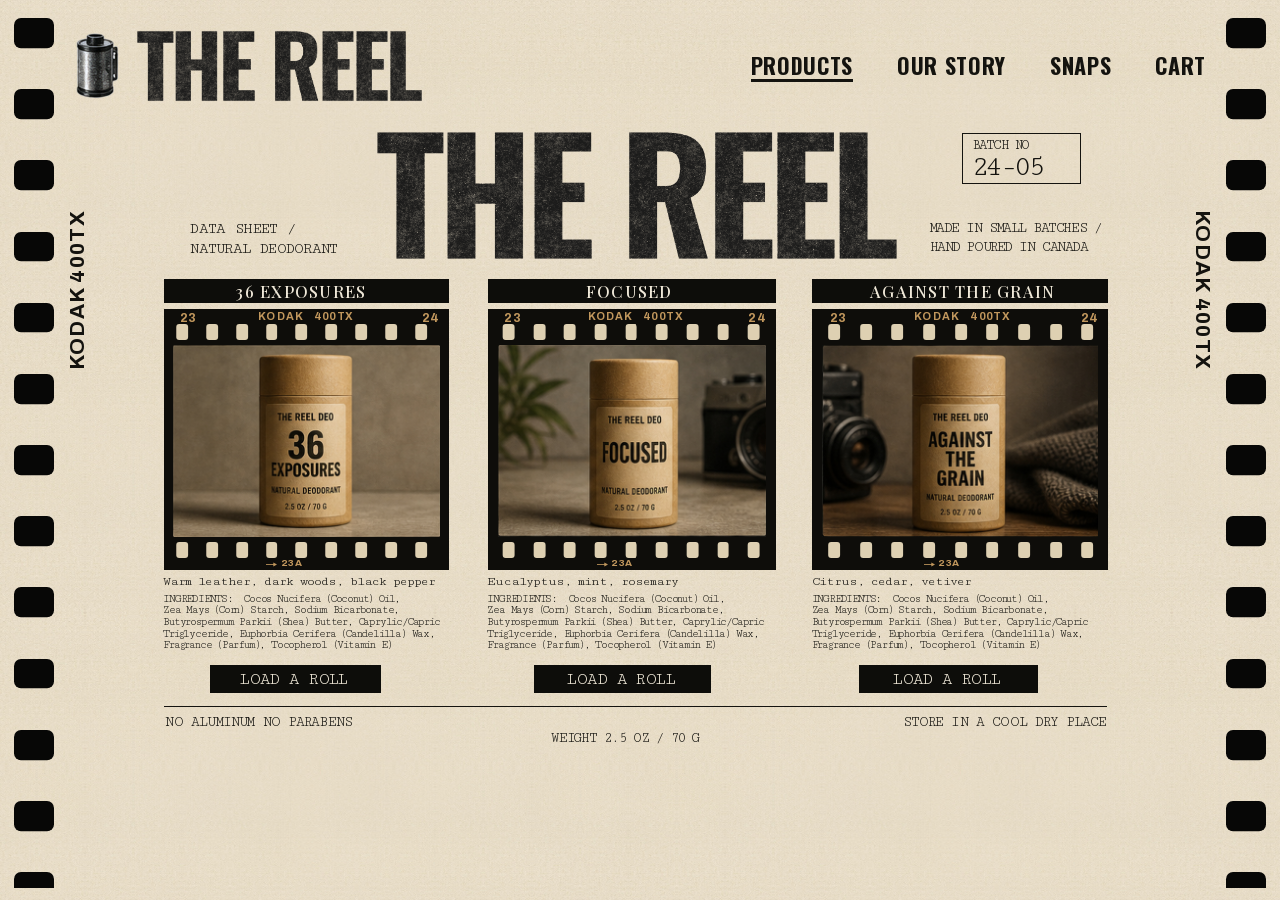
<file: index.html>
<!DOCTYPE html><html lang="en" class="bebas_neue_b8f4846b-module__jHlCya__variable special_elite_6f3e2509-module__Dejxbq__variable ibm_plex_mono_f8e85f28-module__3MY45G__variable source_serif_4_f9cc12f4-module__qDQGWW__variable great_vibes_bb7c16a5-module__428pDq__variable oswald_a9b67b18-module__s5oQaG__variable h-full"><head><meta charSet="utf-8"/><meta name="viewport" content="width=device-width, initial-scale=1"/><link rel="preload" href="_next/static/media/2a65768255d6b625-s.p.3u4lli0-axodc.woff2" as="font" crossorigin="" type="font/woff2"/><link rel="preload" href="_next/static/media/65968dad6bcc3c8d-s.p.1z_yc9od1lq47.woff2" as="font" crossorigin="" type="font/woff2"/><link rel="preload" href="_next/static/media/68d403cf9f2c68c5-s.p.20at88_q9f_kt.woff2" as="font" crossorigin="" type="font/woff2"/><link rel="preload" href="_next/static/media/6ad1cda2f16975ee-s.p.2j22bd4n1tlhh.woff2" as="font" crossorigin="" type="font/woff2"/><link rel="preload" href="_next/static/media/748b8b5301d2bdb2-s.p.1zvx97hkh1y6p.woff2" as="font" crossorigin="" type="font/woff2"/><link rel="preload" href="_next/static/media/865ebb0858aabaeb-s.p.1l_7mdrlrpxcx.woff2" as="font" crossorigin="" type="font/woff2"/><link rel="preload" href="_next/static/media/99e609270109b47d-s.p.40sczeszzbjw1.woff2" as="font" crossorigin="" type="font/woff2"/><link rel="preload" href="_next/static/media/b3af4880bb42b569-s.p.4017pp9a-skyd.woff2" as="font" crossorigin="" type="font/woff2"/><link rel="preload" href="_next/static/media/effe91970fc4db64-s.p.0oace-s_gkfks.woff2" as="font" crossorigin="" type="font/woff2"/><link rel="preload" href="_next/static/media/f48d461c03e0a8ec-s.p.3rqg0w444aekk.woff2" as="font" crossorigin="" type="font/woff2"/><link rel="preload" href="_next/static/media/fabcf92ba1ccea36-s.p.1w_qz2ahumqmz.woff2" as="font" crossorigin="" type="font/woff2"/><link rel="preload" href="v2/canister.png" as="image"/><link rel="preload" href="v2/the-reel.png" as="image"/><link rel="preload" href="v2/36-exposures.jpg" as="image"/><link rel="preload" href="v2/focused.jpg" as="image"/><link rel="preload" href="v2/against-the-grain.jpg" as="image"/><link rel="stylesheet" href="_next/static/chunks/2ru7keqebpage.css" data-precedence="next"/><link rel="stylesheet" href="_next/static/chunks/3q_4g8tkmkp5w.css" data-precedence="next"/><link rel="preload" as="script" fetchPriority="low" href="_next/static/chunks/310vm2bl3xxpt.js"/><script src="_next/static/chunks/19mx3mg6lkumu.js" async=""></script><script src="_next/static/chunks/1mh6a-0e61pyc.js" async=""></script><script src="_next/static/chunks/2-rtuqsgzmno4.js" async=""></script><script src="_next/static/chunks/turbopack-30koqklv8_-oi.js" async=""></script><script src="_next/static/chunks/0sqnrvy6o3n7j.js" async=""></script><script src="_next/static/chunks/1bs47d3hibsuc.js" async=""></script><script src="_next/static/chunks/1uj7n1n70s1ai.js" async=""></script><title>V2 — THE REEL</title><meta name="description" content="THE REEL v2 — 35mm data sheet."/><meta property="og:title" content="THE REEL"/><meta property="og:description" content="THE REEL v2 — 35mm data sheet."/><meta name="twitter:card" content="summary"/><meta name="twitter:title" content="THE REEL"/><meta name="twitter:description" content="THE REEL v2 — 35mm data sheet."/><link rel="icon" href="favicon.ico" sizes="256x256" type="image/x-icon"/><link rel="icon" href="icon.svg" sizes="any" type="image/svg+xml"/><meta name="next-size-adjust" content=""/><script src="_next/static/chunks/0cz1d0mv5g_q7.js" noModule=""></script></head><body class="paper relative z-0 min-h-full text-ink antialiased"><div hidden=""><!--$--><!--/$--></div><div class="grain-layer" aria-hidden="true"></div><div class="relative z-10"><div class="oswald_d2028193-module__L__zXa__variable archivo_fa7e81d3-module__QoOc6G__variable cutive_mono_df865a86-module__DZyASa__variable playfair_display_1c5dc8b3-module__MXYSjq__variable"><div class="m2"><div class="m2-inner"><header class="m2-head"><h1 class="m2-brand-head"><a class="m2-brand" aria-label="THE REEL" href="index.html"><img src="v2/canister.png" alt="" class="m2-canister"/><img src="v2/the-reel.png" alt="THE REEL" class="m2-wordmark"/></a></h1><div class="v2mnav"><button type="button" class="v2mnav-btn" aria-expanded="false" aria-controls="v2-mobile-menu" aria-label="Open menu"><span></span><span></span><span></span></button></div></header><dl class="m2-meta"><div><dt>Data sheet</dt><dd>Natural deodorant</dd></div><div><dt>Batch no</dt><dd class="m2-batch">24-05</dd></div><div><dt>Made in small batches</dt><dd>Hand poured in Canada</dd></div></dl><div class="m2-blurb"><p>THE REEL is small-batch natural deodorant, hand poured in Canada.</p><p>Human made. Not factory, not AI.</p><p>Three scents: 36 Exposures, Focused, Against The Grain.</p></div><div class="m2-rule"></div><article class="m2-card"><h2 class="m2-plate">36 EXPOSURES</h2><figure class="m2-frame"><div class="m2-rail"><div class="m2-rail-codes"><span>23</span><span class="m2-rail-stock">KODAK 400TX</span><span>24</span></div><div class="m2-perfrow" aria-hidden="true"></div></div><img src="v2/36-exposures.jpg" alt="36 EXPOSURES kraft tube" class="m2-photo"/><div class="m2-rail"><div class="m2-perfrow" aria-hidden="true"></div><div class="m2-rail-tail"><span class="m2-tail-arrow" aria-hidden="true"></span>23A</div></div></figure><p class="m2-notes">Warm leather, dark woods, black pepper</p><div class="m2-inci"><h3>Ingredients</h3><p>Cocos Nucifera (Coconut) Oil, Zea Mays (Corn) Starch, Sodium Bicarbonate, Butyrospermum Parkii (Shea) Butter, Caprylic/Capric Triglyceride, Euphorbia Cerifera (Candelilla) Wax, Fragrance (Parfum), Tocopherol (Vitamin E)</p></div><a aria-label="Load a roll of 36 exposures" class="m2-load" href="v2/cart/index.html?add=36-exposures">Load a roll</a></article><article class="m2-card"><h2 class="m2-plate">FOCUSED</h2><figure class="m2-frame"><div class="m2-rail"><div class="m2-rail-codes"><span>23</span><span class="m2-rail-stock">KODAK 400TX</span><span>24</span></div><div class="m2-perfrow" aria-hidden="true"></div></div><img src="v2/focused.jpg" alt="FOCUSED kraft tube" class="m2-photo"/><div class="m2-rail"><div class="m2-perfrow" aria-hidden="true"></div><div class="m2-rail-tail"><span class="m2-tail-arrow" aria-hidden="true"></span>23A</div></div></figure><p class="m2-notes">Eucalyptus, mint, rosemary</p><div class="m2-inci"><h3>Ingredients</h3><p>Cocos Nucifera (Coconut) Oil, Zea Mays (Corn) Starch, Sodium Bicarbonate, Butyrospermum Parkii (Shea) Butter, Caprylic/Capric Triglyceride, Euphorbia Cerifera (Candelilla) Wax, Fragrance (Parfum), Tocopherol (Vitamin E)</p></div><a aria-label="Load a roll of focused" class="m2-load" href="v2/cart/index.html?add=focused">Load a roll</a></article><article class="m2-card"><h2 class="m2-plate">AGAINST THE GRAIN</h2><figure class="m2-frame"><div class="m2-rail"><div class="m2-rail-codes"><span>23</span><span class="m2-rail-stock">KODAK 400TX</span><span>24</span></div><div class="m2-perfrow" aria-hidden="true"></div></div><img src="v2/against-the-grain.jpg" alt="AGAINST THE GRAIN kraft tube" class="m2-photo"/><div class="m2-rail"><div class="m2-perfrow" aria-hidden="true"></div><div class="m2-rail-tail"><span class="m2-tail-arrow" aria-hidden="true"></span>23A</div></div></figure><p class="m2-notes">Citrus, cedar, vetiver</p><div class="m2-inci"><h3>Ingredients</h3><p>Cocos Nucifera (Coconut) Oil, Zea Mays (Corn) Starch, Sodium Bicarbonate, Butyrospermum Parkii (Shea) Butter, Caprylic/Capric Triglyceride, Euphorbia Cerifera (Candelilla) Wax, Fragrance (Parfum), Tocopherol (Vitamin E)</p></div><a aria-label="Load a roll of against the grain" class="m2-load" href="v2/cart/index.html?add=against-the-grain">Load a roll</a></article><div class="m2-rule"></div><footer class="m2-foot"><p>No aluminum no parabens</p><p>Weight 2.5 oz / 70 g</p><p>Store in a cool dry place</p><p class="v2-contact"><span class="v2-contact-brand">The Reel</span><span class="v2-contact-dot" aria-hidden="true">·</span><span>Hand poured in Canada</span><span class="v2-contact-dot" aria-hidden="true">·</span><span class="v2-contact-email">Email <span class="v2-contact-slot" aria-hidden="true"></span></span></p></footer></div></div><div class="v2p v2p-home"><div class="v2p-edge v2p-edge-left" aria-hidden="true"></div><div class="v2p-edge v2p-edge-right" aria-hidden="true"></div><span class="v2p-railtype v2p-railtype-left" aria-hidden="true">KODAK 400TX</span><span class="v2p-railtype v2p-railtype-right" aria-hidden="true">KODAK 400TX</span><div class="v2p-home-chrome"><header class="v2p-head"><a class="v2p-brand" aria-label="THE REEL" href="index.html"><img src="v2/canister.png" alt="" class="v2p-canister"/><img src="v2/the-reel.png" alt="THE REEL" class="v2p-wordmark"/></a><nav class="v2p-nav" aria-label="Primary"><ul><li><a aria-current="page" href="index.html">Products</a></li><li><a href="v2/story/index.html">Our Story</a></li><li><a href="v2/snaps/index.html">Snaps</a></li><li><a href="v2/cart/index.html">Cart</a></li></ul></nav></header></div><div class="v2-scroll"><div class="v2-doc"><div class="v2-sheet"><a aria-label="THE REEL" class="v2-brand" href="index.html"><img src="v2/canister.png" alt="" class="v2-canister" style="left:calc(var(--u) * 157);top:calc(var(--u) * 18.5);width:calc(var(--u) * 55);height:calc(var(--u) * 82)"/><span class="v2-ink v2-poster " style="top:calc(var(--u) * 46.07664670658683);font-size:calc(var(--u) * 33.53293413173653);left:calc(var(--u) * 222)">THE REEL DEO</span></a><a class="v2-navlink" href="index.html"><span class="v2-ink v2-poster " style="top:calc(var(--u) * 48.47784431137725);font-size:calc(var(--u) * 21.55688622754491);letter-spacing:calc(var(--u) * 0.6);left:calc(var(--u) * 805)">PRODUCTS</span></a><a class="v2-navlink" href="v2/story/index.html"><span class="v2-ink v2-poster " style="top:calc(var(--u) * 48.47784431137725);font-size:calc(var(--u) * 21.55688622754491);letter-spacing:calc(var(--u) * 0.6);left:calc(var(--u) * 974.3)">OUR STORY</span></a><a class="v2-navlink" href="v2/snaps/index.html"><span class="v2-ink v2-poster " style="top:calc(var(--u) * 48.47784431137725);font-size:calc(var(--u) * 21.55688622754491);letter-spacing:calc(var(--u) * 0.6);left:calc(var(--u) * 1155.1)">SNAPS</span></a><a class="v2-navlink" href="v2/cart/index.html"><span class="v2-ink v2-poster " style="top:calc(var(--u) * 48.47784431137725);font-size:calc(var(--u) * 21.55688622754491);letter-spacing:calc(var(--u) * 0.6);left:calc(var(--u) * 1309)">CART</span></a><img src="v2/the-reel.png" alt="THE REEL" class="v2-hero" style="left:calc(var(--u) * 409.06);top:calc(var(--u) * 176.54);width:calc(var(--u) * 710.87);height:calc(var(--u) * 177.92)"/><span class="v2-ink v2-mono " style="top:calc(var(--u) * 299.3473413379074);font-size:calc(var(--u) * 21.44082332761578);letter-spacing:calc(var(--u) * -0.9);left:calc(var(--u) * 158)">DATA SHEET /</span><span class="v2-ink v2-mono " style="top:calc(var(--u) * 326.3473413379074);font-size:calc(var(--u) * 21.44082332761578);letter-spacing:calc(var(--u) * -1.05);left:calc(var(--u) * 158)">NATURAL DEODORANT</span><div class="v2-batchbox" style="left:calc(var(--u) * 1205);top:calc(var(--u) * 180);width:calc(var(--u) * 161);height:calc(var(--u) * 69)"></div><span class="v2-ink v2-mono " style="top:calc(var(--u) * 188.9056603773585);font-size:calc(var(--u) * 18.867924528301888);letter-spacing:calc(var(--u) * -2.04);left:calc(var(--u) * 1218)">BATCH NO</span><span class="v2-ink v2-mono " style="top:calc(var(--u) * 206.06689536878216);font-size:calc(var(--u) * 41.1663807890223);letter-spacing:calc(var(--u) * -4.95);left:calc(var(--u) * 1217)">24-05</span><span class="v2-ink v2-mono " style="top:calc(var(--u) * 299.7195540308748);font-size:calc(var(--u) * 19.72555746140652);letter-spacing:calc(var(--u) * -1.97);left:calc(var(--u) * 1161)">MADE IN SMALL BATCHES /</span><span class="v2-ink v2-mono " style="top:calc(var(--u) * 325.7195540308748);font-size:calc(var(--u) * 19.72555746140652);letter-spacing:calc(var(--u) * -1.95);left:calc(var(--u) * 1161)">HAND POURED IN CANADA</span><div><div class="v2-plate-bar" style="left:calc(var(--u) * 122);top:calc(var(--u) * 378);width:calc(var(--u) * 387);height:calc(var(--u) * 33)"></div><span class="v2-ink v2-plate " style="top:calc(var(--u) * 384.626220362622);font-size:calc(var(--u) * 22.315202231520225);letter-spacing:calc(var(--u) * 1.7);color:#efe8d8;left:0;right:calc(var(--u) * 920.2);text-align:center">36 EXPOSURES</span><div class="v2-frame" style="left:calc(var(--u) * 122);top:calc(var(--u) * 419);width:calc(var(--u) * 387);height:calc(var(--u) * 354)"></div><span class="v2-ink v2-code " style="top:calc(var(--u) * 422.90190336749635);font-size:calc(var(--u) * 16.837481698389457);letter-spacing:calc(var(--u) * 0.4);color:#c1975d;left:calc(var(--u) * 144)">23</span><span class="v2-ink v2-code " style="top:calc(var(--u) * 423.30600292825767);font-size:calc(var(--u) * 14.641288433382137);letter-spacing:calc(var(--u) * 1.6);color:#c1975d;left:calc(var(--u) * 250)">KODAK</span><span class="v2-ink v2-code " style="top:calc(var(--u) * 423.30600292825767);font-size:calc(var(--u) * 14.641288433382137);letter-spacing:calc(var(--u) * 0.6);color:#c1975d;left:calc(var(--u) * 325)">400TX</span><span class="v2-ink v2-code " style="top:calc(var(--u) * 422.90190336749635);font-size:calc(var(--u) * 16.837481698389457);letter-spacing:calc(var(--u) * 0.4);color:#c1975d;right:calc(var(--u) * 1040)">24</span><div class="v2-perfrow" style="left:calc(var(--u) * 139);width:calc(var(--u) * 364.5);height:calc(var(--u) * 22);background-size:calc(var(--u) * 40.5) 100%;top:calc(var(--u) * 440)"></div><img src="v2/36-exposures.jpg" alt="36 EXPOSURES" class="v2-photo" style="left:calc(var(--u) * 135);top:calc(var(--u) * 468);width:calc(var(--u) * 361);height:calc(var(--u) * 261)"/><div class="v2-perfrow" style="left:calc(var(--u) * 139);width:calc(var(--u) * 364.5);height:calc(var(--u) * 22);background-size:calc(var(--u) * 40.5) 100%;top:calc(var(--u) * 735)"></div><span class="v2-tail-arrow" aria-hidden="true" style="left:calc(var(--u) * 261);top:calc(var(--u) * 763);width:calc(var(--u) * 15)"></span><span class="v2-ink v2-code " style="top:calc(var(--u) * 757.5754026354319);font-size:calc(var(--u) * 13.177159590043923);letter-spacing:calc(var(--u) * 0.4);color:#c1975d;left:calc(var(--u) * 281)">23A</span><span class="v2-ink v2-mono " style="top:calc(var(--u) * 780.0917667238422);font-size:calc(var(--u) * 18.010291595197256);letter-spacing:calc(var(--u) * -1.31);left:calc(var(--u) * 121)">Warm leather, dark woods, black pepper</span><span class="v2-ink v2-mono " style="top:calc(var(--u) * 805.6500857632933);font-size:calc(var(--u) * 15.437392795883364);letter-spacing:calc(var(--u) * -1.64);left:calc(var(--u) * 121)">INGREDIENTS:  Cocos Nucifera (Coconut) Oil,</span><span class="v2-ink v2-mono " style="top:calc(var(--u) * 821.4000857632933);font-size:calc(var(--u) * 15.437392795883364);letter-spacing:calc(var(--u) * -1.64);left:calc(var(--u) * 121)">Zea Mays (Corn) Starch, Sodium Bicarbonate,</span><span class="v2-ink v2-mono " style="top:calc(var(--u) * 837.1500857632933);font-size:calc(var(--u) * 15.437392795883364);letter-spacing:calc(var(--u) * -1.64);left:calc(var(--u) * 121)">Butyrospermum Parkii (Shea) Butter, Caprylic/Capric</span><span class="v2-ink v2-mono " style="top:calc(var(--u) * 852.9000857632933);font-size:calc(var(--u) * 15.437392795883364);letter-spacing:calc(var(--u) * -1.64);left:calc(var(--u) * 121)">Triglyceride, Euphorbia Cerifera (Candelilla) Wax,</span><span class="v2-ink v2-mono " style="top:calc(var(--u) * 868.6500857632933);font-size:calc(var(--u) * 15.437392795883364);letter-spacing:calc(var(--u) * -1.64);left:calc(var(--u) * 121)">Fragrance (Parfum), Tocopherol (Vitamin E)</span><a aria-label="Load a roll of 36 exposures" class="v2-load" href="v2/cart/index.html?add=36-exposures"><span class="v2-load-box" style="left:calc(var(--u) * 184);top:calc(var(--u) * 903);width:calc(var(--u) * 233);height:calc(var(--u) * 38)"></span><span class="v2-ink v2-mono v2-load-label" style="top:calc(var(--u) * 909.97512864494);font-size:calc(var(--u) * 23.156089193825043);letter-spacing:calc(var(--u) * -0.8);color:#efe8d8;left:0;right:calc(var(--u) * 939);text-align:center">LOAD A ROLL</span></a></div><div><div class="v2-plate-bar" style="left:calc(var(--u) * 562);top:calc(var(--u) * 378);width:calc(var(--u) * 390);height:calc(var(--u) * 33)"></div><span class="v2-ink v2-plate " style="top:calc(var(--u) * 384.626220362622);font-size:calc(var(--u) * 22.315202231520225);letter-spacing:calc(var(--u) * 1.7);color:#efe8d8;left:0;right:calc(var(--u) * 29.200000000000045);text-align:center">FOCUSED</span><div class="v2-frame" style="left:calc(var(--u) * 562);top:calc(var(--u) * 419);width:calc(var(--u) * 390);height:calc(var(--u) * 354)"></div><span class="v2-ink v2-code " style="top:calc(var(--u) * 422.90190336749635);font-size:calc(var(--u) * 16.837481698389457);letter-spacing:calc(var(--u) * 0.4);color:#c1975d;left:calc(var(--u) * 584)">23</span><span class="v2-ink v2-code " style="top:calc(var(--u) * 423.30600292825767);font-size:calc(var(--u) * 14.641288433382137);letter-spacing:calc(var(--u) * 1.6);color:#c1975d;left:calc(var(--u) * 697)">KODAK</span><span class="v2-ink v2-code " style="top:calc(var(--u) * 423.30600292825767);font-size:calc(var(--u) * 14.641288433382137);letter-spacing:calc(var(--u) * 0.6);color:#c1975d;left:calc(var(--u) * 772)">400TX</span><span class="v2-ink v2-code " style="top:calc(var(--u) * 422.90190336749635);font-size:calc(var(--u) * 16.837481698389457);letter-spacing:calc(var(--u) * 0.4);color:#c1975d;right:calc(var(--u) * 597)">24</span><div class="v2-perfrow" style="left:calc(var(--u) * 581);width:calc(var(--u) * 374.40000000000003);height:calc(var(--u) * 22);background-size:calc(var(--u) * 41.6) 100%;top:calc(var(--u) * 440)"></div><img src="v2/focused.jpg" alt="FOCUSED" class="v2-photo" style="left:calc(var(--u) * 575);top:calc(var(--u) * 468);width:calc(var(--u) * 364);height:calc(var(--u) * 261)"/><div class="v2-perfrow" style="left:calc(var(--u) * 581);width:calc(var(--u) * 374.40000000000003);height:calc(var(--u) * 22);background-size:calc(var(--u) * 41.6) 100%;top:calc(var(--u) * 735)"></div><span class="v2-tail-arrow" aria-hidden="true" style="left:calc(var(--u) * 709);top:calc(var(--u) * 763);width:calc(var(--u) * 15)"></span><span class="v2-ink v2-code " style="top:calc(var(--u) * 757.5754026354319);font-size:calc(var(--u) * 13.177159590043923);letter-spacing:calc(var(--u) * 0.4);color:#c1975d;left:calc(var(--u) * 729)">23A</span><span class="v2-ink v2-mono " style="top:calc(var(--u) * 780.0917667238422);font-size:calc(var(--u) * 18.010291595197256);letter-spacing:calc(var(--u) * -1.31);left:calc(var(--u) * 561)">Eucalyptus, mint, rosemary</span><span class="v2-ink v2-mono " style="top:calc(var(--u) * 805.6500857632933);font-size:calc(var(--u) * 15.437392795883364);letter-spacing:calc(var(--u) * -1.64);left:calc(var(--u) * 561)">INGREDIENTS:  Cocos Nucifera (Coconut) Oil,</span><span class="v2-ink v2-mono " style="top:calc(var(--u) * 821.4000857632933);font-size:calc(var(--u) * 15.437392795883364);letter-spacing:calc(var(--u) * -1.64);left:calc(var(--u) * 561)">Zea Mays (Corn) Starch, Sodium Bicarbonate,</span><span class="v2-ink v2-mono " style="top:calc(var(--u) * 837.1500857632933);font-size:calc(var(--u) * 15.437392795883364);letter-spacing:calc(var(--u) * -1.64);left:calc(var(--u) * 561)">Butyrospermum Parkii (Shea) Butter, Caprylic/Capric</span><span class="v2-ink v2-mono " style="top:calc(var(--u) * 852.9000857632933);font-size:calc(var(--u) * 15.437392795883364);letter-spacing:calc(var(--u) * -1.64);left:calc(var(--u) * 561)">Triglyceride, Euphorbia Cerifera (Candelilla) Wax,</span><span class="v2-ink v2-mono " style="top:calc(var(--u) * 868.6500857632933);font-size:calc(var(--u) * 15.437392795883364);letter-spacing:calc(var(--u) * -1.64);left:calc(var(--u) * 561)">Fragrance (Parfum), Tocopherol (Vitamin E)</span><a aria-label="Load a roll of focused" class="v2-load" href="v2/cart/index.html?add=focused"><span class="v2-load-box" style="left:calc(var(--u) * 624);top:calc(var(--u) * 903);width:calc(var(--u) * 241);height:calc(var(--u) * 38)"></span><span class="v2-ink v2-mono v2-load-label" style="top:calc(var(--u) * 909.97512864494);font-size:calc(var(--u) * 23.156089193825043);letter-spacing:calc(var(--u) * -0.8);color:#efe8d8;left:0;right:calc(var(--u) * 51);text-align:center">LOAD A ROLL</span></a></div><div><div class="v2-plate-bar" style="left:calc(var(--u) * 1002);top:calc(var(--u) * 378);width:calc(var(--u) * 401);height:calc(var(--u) * 33)"></div><span class="v2-ink v2-plate " style="top:calc(var(--u) * 384.626220362622);font-size:calc(var(--u) * 22.315202231520225);letter-spacing:calc(var(--u) * 1.7);color:#efe8d8;left:0;right:calc(var(--u) * -875.8000000000002);text-align:center">AGAINST THE GRAIN</span><div class="v2-frame" style="left:calc(var(--u) * 1002);top:calc(var(--u) * 419);width:calc(var(--u) * 401);height:calc(var(--u) * 354)"></div><span class="v2-ink v2-code " style="top:calc(var(--u) * 422.90190336749635);font-size:calc(var(--u) * 16.837481698389457);letter-spacing:calc(var(--u) * 0.4);color:#c1975d;left:calc(var(--u) * 1026)">23</span><span class="v2-ink v2-code " style="top:calc(var(--u) * 423.30600292825767);font-size:calc(var(--u) * 14.641288433382137);letter-spacing:calc(var(--u) * 1.6);color:#c1975d;left:calc(var(--u) * 1140)">KODAK</span><span class="v2-ink v2-code " style="top:calc(var(--u) * 423.30600292825767);font-size:calc(var(--u) * 14.641288433382137);letter-spacing:calc(var(--u) * 0.6);color:#c1975d;left:calc(var(--u) * 1216)">400TX</span><span class="v2-ink v2-code " style="top:calc(var(--u) * 422.90190336749635);font-size:calc(var(--u) * 16.837481698389457);letter-spacing:calc(var(--u) * 0.4);color:#c1975d;right:calc(var(--u) * 146)">24</span><div class="v2-perfrow" style="left:calc(var(--u) * 1022);width:calc(var(--u) * 387);height:calc(var(--u) * 22);background-size:calc(var(--u) * 43) 100%;top:calc(var(--u) * 440)"></div><img src="v2/against-the-grain.jpg" alt="AGAINST THE GRAIN" class="v2-photo" style="left:calc(var(--u) * 1015);top:calc(var(--u) * 468);width:calc(var(--u) * 375);height:calc(var(--u) * 261)"/><div class="v2-perfrow" style="left:calc(var(--u) * 1022);width:calc(var(--u) * 387);height:calc(var(--u) * 22);background-size:calc(var(--u) * 43) 100%;top:calc(var(--u) * 735)"></div><span class="v2-tail-arrow" aria-hidden="true" style="left:calc(var(--u) * 1153);top:calc(var(--u) * 763);width:calc(var(--u) * 15)"></span><span class="v2-ink v2-code " style="top:calc(var(--u) * 757.5754026354319);font-size:calc(var(--u) * 13.177159590043923);letter-spacing:calc(var(--u) * 0.4);color:#c1975d;left:calc(var(--u) * 1173)">23A</span><span class="v2-ink v2-mono " style="top:calc(var(--u) * 780.0917667238422);font-size:calc(var(--u) * 18.010291595197256);letter-spacing:calc(var(--u) * -1.31);left:calc(var(--u) * 1001)">Citrus, cedar, vetiver</span><span class="v2-ink v2-mono " style="top:calc(var(--u) * 805.6500857632933);font-size:calc(var(--u) * 15.437392795883364);letter-spacing:calc(var(--u) * -1.64);left:calc(var(--u) * 1001)">INGREDIENTS:  Cocos Nucifera (Coconut) Oil,</span><span class="v2-ink v2-mono " style="top:calc(var(--u) * 821.4000857632933);font-size:calc(var(--u) * 15.437392795883364);letter-spacing:calc(var(--u) * -1.64);left:calc(var(--u) * 1001)">Zea Mays (Corn) Starch, Sodium Bicarbonate,</span><span class="v2-ink v2-mono " style="top:calc(var(--u) * 837.1500857632933);font-size:calc(var(--u) * 15.437392795883364);letter-spacing:calc(var(--u) * -1.64);left:calc(var(--u) * 1001)">Butyrospermum Parkii (Shea) Butter, Caprylic/Capric</span><span class="v2-ink v2-mono " style="top:calc(var(--u) * 852.9000857632933);font-size:calc(var(--u) * 15.437392795883364);letter-spacing:calc(var(--u) * -1.64);left:calc(var(--u) * 1001)">Triglyceride, Euphorbia Cerifera (Candelilla) Wax,</span><span class="v2-ink v2-mono " style="top:calc(var(--u) * 868.6500857632933);font-size:calc(var(--u) * 15.437392795883364);letter-spacing:calc(var(--u) * -1.64);left:calc(var(--u) * 1001)">Fragrance (Parfum), Tocopherol (Vitamin E)</span><a aria-label="Load a roll of against the grain" class="v2-load" href="v2/cart/index.html?add=against-the-grain"><span class="v2-load-box" style="left:calc(var(--u) * 1065);top:calc(var(--u) * 903);width:calc(var(--u) * 243);height:calc(var(--u) * 38)"></span><span class="v2-ink v2-mono v2-load-label" style="top:calc(var(--u) * 909.97512864494);font-size:calc(var(--u) * 23.156089193825043);letter-spacing:calc(var(--u) * -0.8);color:#efe8d8;left:0;right:calc(var(--u) * -833);text-align:center">LOAD A ROLL</span></a></div><div class="v2-rule" style="left:calc(var(--u) * 122);top:calc(var(--u) * 958);width:calc(var(--u) * 1280);height:calc(var(--u) * 2)"></div><span class="v2-ink v2-mono " style="top:calc(var(--u) * 970.7195540308747);font-size:calc(var(--u) * 19.72555746140652);letter-spacing:calc(var(--u) * -1.07);left:calc(var(--u) * 124)">NO ALUMINUM NO PARABENS</span><span class="v2-ink v2-mono " style="top:calc(var(--u) * 993.9056603773585);font-size:calc(var(--u) * 18.867924528301888);letter-spacing:calc(var(--u) * -1.18);left:0;right:calc(var(--u) * 40);text-align:center">WEIGHT 2.5 OZ / 70 G</span><span class="v2-ink v2-mono " style="top:calc(var(--u) * 970.7195540308747);font-size:calc(var(--u) * 19.72555746140652);letter-spacing:calc(var(--u) * -1.14);right:calc(var(--u) * 135)">STORE IN A COOL DRY PLACE</span></div></div></div></div><!--$--><!--/$--></div></div><script src="_next/static/chunks/310vm2bl3xxpt.js" id="_R_" async=""></script><script>(self.__next_f=self.__next_f||[]).push([0])</script><script>self.__next_f.push([1,"1:\"$Sreact.fragment\"\n2:I[45004,[\"_next/static/chunks/0sqnrvy6o3n7j.js\"],\"CartProvider\"]\n3:I[39756,[\"_next/static/chunks/0sqnrvy6o3n7j.js\"],\"default\"]\n4:I[37457,[\"_next/static/chunks/0sqnrvy6o3n7j.js\"],\"default\"]\n5:I[22016,[\"_next/static/chunks/0sqnrvy6o3n7j.js\",\"_next/static/chunks/1bs47d3hibsuc.js\"],\"\"]\n6:I[70079,[\"_next/static/chunks/0sqnrvy6o3n7j.js\",\"_next/static/chunks/1uj7n1n70s1ai.js\"],\"CartLink\"]\n10:I[68027,[\"_next/static/chunks/0sqnrvy6o3n7j.js\"],\"default\",1]\n:HL[\"_next/static/chunks/2ru7keqebpage.css\",\"style\"]\n:HL[\"_next/static/chunks/3q_4g8tkmkp5w.css\",\"style\"]\n:HL[\"_next/static/media/2a65768255d6b625-s.p.3u4lli0-axodc.woff2\",\"font\",{\"crossOrigin\":\"\",\"type\":\"font/woff2\"}]\n:HL[\"_next/static/media/65968dad6bcc3c8d-s.p.1z_yc9od1lq47.woff2\",\"font\",{\"crossOrigin\":\"\",\"type\":\"font/woff2\"}]\n:HL[\"_next/static/media/68d403cf9f2c68c5-s.p.20at88_q9f_kt.woff2\",\"font\",{\"crossOrigin\":\"\",\"type\":\"font/woff2\"}]\n:HL[\"_next/static/media/6ad1cda2f16975ee-s.p.2j22bd4n1tlhh.woff2\",\"font\",{\"crossOrigin\":\"\",\"type\":\"font/woff2\"}]\n:HL[\"_next/static/media/748b8b5301d2bdb2-s.p.1zvx97hkh1y6p.woff2\",\"font\",{\"crossOrigin\":\"\",\"type\":\"font/woff2\"}]\n:HL[\"_next/static/media/865ebb0858aabaeb-s.p.1l_7mdrlrpxcx.woff2\",\"font\",{\"crossOrigin\":\"\",\"type\":\"font/woff2\"}]\n:HL[\"_next/static/media/99e609270109b47d-s.p.40sczeszzbjw1.woff2\",\"font\",{\"crossOrigin\":\"\",\"type\":\"font/woff2\"}]\n:HL[\"_next/static/media/b3af4880bb42b569-s.p.4017pp9a-skyd.woff2\",\"font\",{\"crossOrigin\":\"\",\"type\":\"font/woff2\"}]\n:HL[\"_next/static/media/effe91970fc4db64-s.p.0oace-s_gkfks.woff2\",\"font\",{\"crossOrigin\":\"\",\"type\":\"font/woff2\"}]\n:HL[\"_next/static/media/f48d461c03e0a8ec-s.p.3rqg0w444aekk.woff2\",\"font\",{\"crossOrigin\":\"\",\"type\":\"font/woff2\"}]\n:HL[\"_next/static/media/fabcf92ba1ccea36-s.p.1w_qz2ahumqmz.woff2\",\"font\",{\"crossOrigin\":\"\",\"type\":\"font/woff2\"}]\n0:{\"P\":null,\"c\":[\"\",\"v2\"],\"q\":\"\",\"i\":false,\"f\":[[[\"\",{\"children\":[\"v2\",{\"children\":[\"__PAGE__\",{},\"$undefined\",\"$undefined\",4608]},\"$undefined\",\"$undefined\",4608]},\"$undefined\",\"$undefined\",4624],[[\"$\",\"$1\",\"c\",{\"children\":[[[\"$\",\"link\",\"0\",{\"rel\":\"stylesheet\",\"href\":\"_next/static/chunks/2ru7keqebpage.css\",\"precedence\":\"next\",\"crossOrigin\":\"$undefined\",\"nonce\":\"$undefined\"}],[\"$\",\"script\",\"script-0\",{\"src\":\"_next/static/chunks/0sqnrvy6o3n7j.js\",\"async\":true,\"nonce\":\"$undefined\"}]],[\"$\",\"html\",null,{\"lang\":\"en\",\"className\":\"bebas_neue_b8f4846b-module__jHlCya__variable special_elite_6f3e2509-module__Dejxbq__variable ibm_plex_mono_f8e85f28-module__3MY45G__variable source_serif_4_f9cc12f4-module__qDQGWW__variable great_vibes_bb7c16a5-module__428pDq__variable oswald_a9b67b18-module__s5oQaG__variable h-full\",\"children\":[\"$\",\"body\",null,{\"className\":\"paper relative z-0 min-h-full text-ink antialiased\",\"children\":[[\"$\",\"div\",null,{\"className\":\"grain-layer\",\"aria-hidden\":\"true\"}],[\"$\",\"div\",null,{\"className\":\"relative z-10\",\"children\":[\"$\",\"$L2\",null,{\"children\":[\"$\",\"$L3\",null,{\"parallelRouterKey\":\"children\",\"error\":\"$undefined\",\"errorStyles\":\"$undefined\",\"errorScripts\":\"$undefined\",\"template\":[\"$\",\"$L4\",null,{}],\"templateStyles\":\"$undefined\",\"templateScripts\":\"$undefined\",\"notFound\":[[\"$\",\"div\",null,{\"className\":\"relative flex min-h-screen w-full bg-transparent\",\"children\":[[\"$\",\"aside\",null,{\"aria-hidden\":\"true\",\"className\":\"side-perfs relative flex w-12 shrink-0 bg-transparent text-ink sm:w-16 md:w-[4.75rem]\",\"children\":[[\"$\",\"div\",null,{\"className\":\"page-perfs\",\"aria-hidden\":\"true\"}],[\"$\",\"div\",null,{\"className\":\"flex min-w-0 flex-1 flex-col items-center justify-evenly py-10\",\"children\":[[\"$\",\"span\",\"KODAK 400TX\",{\"className\":\"font-mono text-[8px] uppercase leading-none tracking-[0.28em] text-ink sm:text-[9px] md:text-[10px]\",\"style\":{\"writingMode\":\"vertical-rl\",\"transform\":\"rotate(180deg)\"},\"children\":\"KODAK 400TX\"}],[\"$\",\"span\",\"23\",{\"className\":\"font-mono text-[8px] uppercase leading-none tracking-[0.28em] text-ink sm:text-[9px] md:text-[10px]\",\"style\":{\"writingMode\":\"vertical-rl\",\"transform\":\"rotate(180deg)\"},\"children\":\"23\"}],[\"$\",\"span\",\"→ 23A\",{\"className\":\"font-mono text-[8px] uppercase leading-none tracking-[0.28em] text-ink sm:text-[9px] md:text-[10px]\",\"style\":{\"writingMode\":\"vertical-rl\",\"transform\":\"rotate(180deg)\"},\"children\":\"→ 23A\"}],[\"$\",\"span\",\"24\",{\"className\":\"font-mono text-[8px] uppercase leading-none tracking-[0.28em] text-ink sm:text-[9px] md:text-[10px]\",\"style\":{\"writingMode\":\"vertical-rl\",\"transform\":\"rotate(180deg)\"},\"children\":\"24\"}]]}]]}],[\"$\",\"div\",null,{\"className\":\"relative min-w-0 flex-1\",\"children\":[\"$\",\"div\",null,{\"className\":\"relative mx-auto flex min-h-screen max-w-6xl flex-col px-4 py-5 md:px-8 md:py-8\",\"children\":[[\"$\",\"header\",null,{\"className\":\"border-b border-ink/80 pb-3\",\"children\":[[\"$\",\"nav\",null,{\"className\":\"hidden items-center justify-center md:flex\",\"aria-label\":\"Primary\",\"children\":[\"$\",\"ul\",null,{\"className\":\"flex items-center justify-center gap-8 font-mono text-[11px] uppercase tracking-[0.2em]\",\"children\":[[[\"$\",\"li\",\"/\",{\"children\":[\"$\",\"$L5\",null,{\"href\":\"/\",\"className\":\"underline underline-offset-4\",\"children\":\"Products\"}]}],[\"$\",\"li\",\"/ingredients\",{\"children\":[\"$\",\"$L5\",null,{\"href\":\"/ingredients\",\"className\":\"hover:underline underline-offset-4\",\"children\":\"Ingredients\"}]}],[\"$\",\"li\",\"/story\",{\"children\":[\"$\",\"$L5\",null,{\"href\":\"/story\",\"className\":\"hover:underline underline-offset-4\",\"children\":\"Our Story\"}]}],[\"$\",\"li\",\"/snaps\",{\"children\":[\"$\",\"$L5\",null,{\"href\":\"/snaps\",\"className\":\"hover:underline underline-offset-4\",\"children\":\"Snaps\"}]}]],[\"$\",\"li\",null,{\"children\":[\"$\",\"$L6\",null,{\"className\":\"hover:underline underline-offset-4\"}]}]]}]}],[\"$\",\"details\",null,{\"className\":\"mobile-nav group md:hidden\",\"children\":[[\"$\",\"summary\",null,{\"className\":\"flex cursor-pointer list-none items-center justify-between gap-4 [\u0026::-webkit-details-marker]:hidden\",\"children\":[[\"$\",\"span\",null,{\"className\":\"font-mono text-[11px] uppercase tracking-[0.2em]\",\"children\":\"Menu\"}],[\"$\",\"span\",null,{\"className\":\"flex h-11 w-11 items-center justify-center\",\"aria-hidden\":\"true\",\"children\":[[\"$\",\"span\",null,{\"className\":\"flex flex-col gap-1.5 group-open:hidden\",\"children\":[[\"$\",\"span\",null,{\"className\":\"block h-px w-6 bg-ink\"}],[\"$\",\"span\",null,{\"className\":\"block h-px w-6 bg-ink\"}],\"$L7\"]}],\"$L8\"]}]]}],\"$L9\"]}]]}],\"$La\",\"$Lb\",null]}]}],\"$Lc\"]}],[]],\"forbidden\":\"$undefined\",\"unauthorized\":\"$undefined\"}]}]}]]}]}]]}],{\"children\":[\"$Ld\",{\"children\":[\"$Le\",{},null,false,null]},null,false,null]},null,false,null],\"$Lf\",false]],\"m\":\"$undefined\",\"G\":[\"$10\",[\"$L11\"]],\"S\":true,\"h\":null,\"r\":\"$undefined\",\"s\":\"$undefined\",\"a\":\"$undefined\",\"l\":\"$undefined\",\"p\":\"$undefined\",\"d\":\"$undefined\",\"b\":\"ZWwWkqouPVoCHxQ8FDJj6\"}\n12:I[65620,[\"_next/static/chunks/0sqnrvy6o3n7j.js\",\"_next/static/chunks/1bs47d3hibsuc.js\"],\"V2MobileNav\"]\n13:I[82527,[\"_next/static/chunks/0sqnrvy6o3n7j.js\",\"_next/static/chunks/1bs47d3hibsuc.js\"],\"V2LoadARoll\"]\n1e:I[97367,[\"_next/static/chunks/0sqnrvy6o3n7j.js\"],\"ViewportBoundary\"]\n20:I[97367,[\"_next/static/chunks/0sqnrvy6o3n7j.js\"],\"MetadataBoundary\"]\n21:\"$Sreact.suspense\"\n:HL[\"v2/canister.png\",\"image\"]\n:HL[\"v2/the-reel.png\",\"image\"]\n:HL[\"v2/36-exposures.jpg\",\"image\"]\n:HL[\"v2/focused.jpg\",\"image\"]\n:HL[\"v2/against-the-grain.jpg\",\"image\"]\n7:[\"$\",\"span\",null,{\"className\":\"block h-px w-6 bg-ink\"}]\n8:[\"$\",\"span\",null,{\"className\":\"hidden font-mono text-lg leading-none group-open:block\",\"children\":\"×\"}]\n9:[\"$\",\"ul\",null,{\"className\":\"mt-4 flex flex-col items-center gap-3 border-t border-ink/40 pt-4 font-mono text-sm uppercase tracking-[0.18em]\",\"children\":[[[\"$\",\"li\",\"/\",{\"children\":[\"$\",\"$L5\",null,{\"href\":\"/\",\"children\":\"Products\"}]}],[\"$\",\"li\",\"/ingredients\",{\"children\":[\"$\",\"$L5\",null,{\"href\":\"/ingredients\",\"children\":\"Ingredients\"}]}],[\"$\",\"li\",\"/story\",{\"children\":[\"$\",\"$L5\",null,{\"href\":\"/story\",\"children\":\"Our Story\"}]}],[\"$\",\"li\",\"/snaps\",{\"children\":[\"$\",\"$L5\",null,{\"href\":\"/snaps\",\"children\":\"Snaps\"}]}]],[\"$\",\"li\",null,{\"children\":[\"$\",\"$L6\",null,{\"className\":\"\"}]}]]}]\na:[\"$\",\"header\",null,{\"className\":\"mt-8 grid items-start gap-6 border-b border-ink pb-8 md:mt-10 md:grid-cols-[1fr_auto_1fr]\",\"children\":[[\"$\",\"div\",null,{\"className\":\"hidden font-type text-[11px] uppercase leading-5 tracking-[0.12em] md:block\",\"children\":[\"$\",\"p\",null,{\"children\":\"Data Sheet / Natural Deodorant\"}]}],[\"$\",\"div\",null,{\"className\":\"flex justify-center\",\"children\":[\"$\",\"span\",null,{\"className\":\"inline-flex items-baseline justify-center font-display letterpress text-[clamp(4.125rem,16.5vw,10.5rem)] leading-[0.82] tracking-[0.02em] items-center text-center\",\"children\":\"THE REEL\"}]}],[\"$\",\"div\",null,{\"className\":\"hidden text-right font-mono text-[10px] uppercase leading-5 tracking-[0.16em] md:block\",\"children\":[[\"$\",\"p\",null,{\"children\":\"Made in small batches\"}],[\"$\",\"p\",null,{\"children\":\"Hand poured in Canada\"}]]}]]}]\nb:[\"$\",\"div\",null,{\"className\":\"flex-1\",\"children\":[\"$\",\"div\",null,{\"className\":\"flex flex-col items-center justify-center py-20 text-center\",\"children\":[[\"$\",\"p\",null,{\"className\":\"font-display letterpress text-6xl\",\"children\":\"FRAME 404\"}],[\"$\",\"p\",null,{\"className\":\"mt-4 font-type\",\"children\":\"This exposure never made the contact sheet.\"}],[\"$\",\"$L5\",null,{\"href\":\"/\",\"className\":\"mt-8 font-mono text-[11px] uppercase tracking-[0.18em] underline underline-offset-4\",\"children\":\"Back to products\"}]]}]}]\nc:[\"$\",\"aside\",null,{\"aria-hidden\":\"true\",\"className\":\"side-perfs relative flex w-12 shrink-0 bg-transparent text-ink sm:w-16 md:w-[4.75rem]\",\"children\":[[\"$\",\"div\",null,{\"className\":\"flex min-w-0 flex-1 flex-col items-center justify-evenly py-10\",\"children\":[[\"$\",\"span\",\"KODAK 400TX\",{\"className\":\"font-mono text-[8px] uppercase leading-none tracking-[0.28em] text-ink sm:text-[9px] md:text-[10px]\",\"style\":{\"writingMode\":\"vertical-rl\",\"transform\":\"$undefined\"},\"children\":\"KODAK 400TX\"}],[\"$\",\"span\",\"24\",{\"className\":\"font-mono text-[8px] uppercase leading-none tracking-[0.28em] text-ink sm:text-[9px] md:text-[10px]\",\"style\":{\"writingMode\":\"vertical-rl\",\"transform\":\"$undefined\"},\"children\":\"24\"}],[\"$\",\"span\",\"← 24A\",{\"className\":\"font-mono text-[8px] uppercase leading-none tracking-[0.28em] text-ink sm:text-[9px] md:text-[10px]\",\"style\":{\"writingMode\":\"vertical-rl\",\"transform\":\"$undefined\"},\"children\":\"← 24A\"}],[\"$\",\"span\",\"23\",{\"className\":\"font-mono text-[8px] uppercase leading-none tracking-[0.28em] text-ink sm:text-[9px] md:text-[10px]\",\"style\":{\"writingMode\":\"vertical-rl\",\"transform\":\"$undefined\"},\"children\":\"23\"}]]}],[\"$\",\"div\",null,{\"className\":\"page-perfs\",\"aria-hidden\":\"true\"}]]}]\nd:[\"$\",\"$1\",\"c\",{\"children\":[[[\"$\",\"link\",\"0\",{\"rel\":\"stylesheet\",\"href\":\"_next/static/chunks/3q_4g8tkmkp5w.css\",\"precedence\":\"next\",\"crossOrigin\":\"$undefined\",\"nonce\":\"$undefined\"}]],[\"$\",\"div\",null,{\"className\":\"oswald_d2028193-module__L__zXa__variable archivo_fa7e81d3-module__QoOc6G__variable cutive_mono_df865a86-module__DZyASa__variable playfair_display_1c5dc8b3-module__MXYSjq__variable\",\"children\":[\"$\",\"$L3\",null,{\"parallelRouterKey\":\"children\",\"error\":\"$undefined\",\"errorStyles\":\"$undefined\",\"errorScripts\":\"$undefined\",\"template\":[\"$\",\"$L4\",null,{}],\"templateStyles\":\"$undefined\",\"templateScripts\":\"$undefined\",\"notFound\":\"$undefined\",\"forbidden\":\"$undefined\",\"unauthorized\":\"$undefined\"}]}]]}]\ne:[\"$\",\"$1\",\"c\",{\"children\":[[[\"$\",\"div\",null,{\"className\":\"m2\",\"children\":[\"$\",\"div\",null,{\"className\":\"m2-inner\",\"children\":[[\"$\",\"header\",null,{\"className\":\"m2-head\",\"children\":[[\"$\",\"h1\",null,{\"className\":\"m2-brand-head\",\"children\":[\"$\",\"$L5\",null,{\"href\":\"index.html\",\"className\":\"m2-brand\",\"aria-label\":\"THE REEL\",\"children\":[[\"$\",\"img\",null,{\"src\":\"v2/canister.png\",\"alt\":\"\",\"className\":\"m2-canister\"}],[\"$\",\"img\",null,{\"src\":\"v2/the-reel.png\",\"alt\":\"THE REEL\",\"className\":\"m2-wordmark\"}]]}]}],[\"$\",\"$L12\",null,{\"active\":\"index.html\"}]]}],[\"$\",\"dl\",null,{\"className\":\"m2-meta\",\"children\":[[\"$\",\"div\",null,{\"children\":[[\"$\",\"dt\",null,{\"children\":\"Data sheet\"}],[\"$\",\"dd\",null,{\"children\":\"Natural deodorant\"}]]}],[\"$\",\"div\",null,{\"children\":[[\"$\",\"dt\",null,{\"children\":\"Batch no\"}],[\"$\",\"dd\",null,{\"className\":\"m2-batch\",\"children\":\"24-05\"}]]}],[\"$\",\"div\",null,{\"children\":[[\"$\",\"dt\",null,{\"children\":\"Made in small batches\"}],[\"$\",\"dd\",null,{\"children\":\"Hand poured in Canada\"}]]}]]}],[\"$\",\"div\",null,{\"className\":\"m2-blurb\",\"children\":[[\"$\",\"p\",null,{\"children\":\"THE REEL is small-batch natural deodorant, hand poured in Canada.\"}],[\"$\",\"p\",null,{\"children\":\"Human made. Not factory, not AI.\"}],[\"$\",\"p\",null,{\"children\":\"Three scents: 36 Exposures, Focused, Against The Grain.\"}]]}],[\"$\",\"div\",null,{\"className\":\"m2-rule\"}],[[\"$\",\"article\",\"36-exposures\",{\"className\":\"m2-card\",\"children\":[[\"$\",\"h2\",null,{\"className\":\"m2-plate\",\"children\":\"36 EXPOSURES\"}],[\"$\",\"figure\",null,{\"className\":\"m2-frame\",\"children\":[[\"$\",\"div\",null,{\"className\":\"m2-rail\",\"children\":[[\"$\",\"div\",null,{\"className\":\"m2-rail-codes\",\"children\":[[\"$\",\"span\",null,{\"children\":\"23\"}],[\"$\",\"span\",null,{\"className\":\"m2-rail-stock\",\"children\":\"KODAK 400TX\"}],[\"$\",\"span\",null,{\"children\":\"24\"}]]}],[\"$\",\"div\",null,{\"className\":\"m2-perfrow\",\"aria-hidden\":\"true\"}],null]}],[\"$\",\"img\",null,{\"src\":\"v2/36-exposures.jpg\",\"alt\":\"36 EXPOSURES kraft tube\",\"className\":\"m2-photo\"}],[\"$\",\"div\",null,{\"className\":\"m2-rail\",\"children\":[null,[\"$\",\"div\",null,{\"className\":\"m2-perfrow\",\"aria-hidden\":\"true\"}],[\"$\",\"div\",null,{\"className\":\"m2-rail-tail\",\"children\":[[\"$\",\"span\",null,{\"className\":\"m2-tail-arrow\",\"aria-hidden\":\"true\"}],\"23A\"]}]]}]]}],[\"$\",\"p\",null,{\"className\":\"m2-notes\",\"children\":\"Warm leather, dark woods, black pepper\"}],[\"$\",\"div\",null,{\"className\":\"m2-inci\",\"children\":[[\"$\",\"h3\",null,{\"children\":\"Ingredients\"}],[\"$\",\"p\",null,{\"children\":\"Cocos Nucifera (Coconut) Oil, Zea Mays (Corn) Starch, Sodium Bicarbonate, Butyrospermum Parkii (Shea) Butter, Caprylic/Capric Triglyceride, Euphorbia Cerifera (Candelilla) Wax, Fragrance (Parfum), Tocopherol (Vitamin E)\"}]]}],[\"$\",\"$L13\",null,{\"slug\":\"36-exposures\",\"className\":\"m2-load\",\"children\":\"Load a roll\"}]]}],[\"$\",\"article\",\"focused\",{\"className\":\"m2-card\",\"children\":[[\"$\",\"h2\",null,{\"className\":\"m2-plate\",\"children\":\"FOCUSED\"}],[\"$\",\"figure\",null,{\"className\":\"m2-frame\",\"children\":[[\"$\",\"div\",null,{\"className\":\"m2-rail\",\"children\":[[\"$\",\"div\",null,{\"className\":\"m2-rail-codes\",\"children\":[[\"$\",\"span\",null,{\"children\":\"23\"}],[\"$\",\"span\",null,{\"className\":\"m2-rail-stock\",\"children\":\"KODAK 400TX\"}],[\"$\",\"span\",null,{\"children\":\"24\"}]]}],[\"$\",\"div\",null,{\"className\":\"m2-perfrow\",\"aria-hidden\":\"true\"}],null]}],[\"$\",\"img\",null,{\"src\":\"v2/focused.jpg\",\"alt\":\"FOCUSED kraft tube\",\"className\":\"m2-photo\"}],[\"$\",\"div\",null,{\"className\":\"m2-rail\",\"children\":[null,[\"$\",\"div\",null,{\"className\":\"m2-perfrow\",\"aria-hidden\":\"true\"}],[\"$\",\"div\",null,{\"className\":\"m2-rail-tail\",\"children\":[[\"$\",\"span\",null,{\"className\":\"m2-tail-arrow\",\"aria-hidden\":\"true\"}],\"23A\"]}]]}]]}],[\"$\",\"p\",null,{\"className\":\"m2-notes\",\"children\":\"Eucalyptus, mint, rosemary\"}],[\"$\",\"div\",null,{\"className\":\"m2-inci\",\"children\":[[\"$\",\"h3\",null,{\"children\":\"Ingredients\"}],[\"$\",\"p\",null,{\"children\":\"Cocos Nucifera (Coconut) Oil, Zea Mays (Corn) Starch, Sodium Bicarbonate, Butyrospermum Parkii (Shea) Butter, Caprylic/Capric Triglyceride, Euphorbia Cerifera (Candelilla) Wax, Fragrance (Parfum), Tocopherol (Vitamin E)\"}]]}],[\"$\",\"$L13\",null,{\"slug\":\"focused\",\"className\":\"m2-load\",\"children\":\"Load a roll\"}]]}],[\"$\",\"article\",\"against-the-grain\",{\"className\":\"m2-card\",\"children\":[[\"$\",\"h2\",null,{\"className\":\"m2-plate\",\"children\":\"AGAINST THE GRAIN\"}],[\"$\",\"figure\",null,{\"className\":\"m2-frame\",\"children\":[[\"$\",\"div\",null,{\"className\":\"m2-rail\",\"children\":[[\"$\",\"div\",null,{\"className\":\"m2-rail-codes\",\"children\":[[\"$\",\"span\",null,{\"children\":\"23\"}],[\"$\",\"span\",null,{\"className\":\"m2-rail-stock\",\"children\":\"KODAK 400TX\"}],[\"$\",\"span\",null,{\"children\":\"24\"}]]}],[\"$\",\"div\",null,{\"className\":\"m2-perfrow\",\"aria-hidden\":\"true\"}],null]}],[\"$\",\"img\",null,{\"src\":\"v2/against-the-grain.jpg\",\"alt\":\"AGAINST THE GRAIN kraft tube\",\"className\":\"m2-photo\"}],[\"$\",\"div\",null,{\"className\":\"m2-rail\",\"children\":[null,\"$L14\",\"$L15\"]}]]}],\"$L16\",\"$L17\",\"$L18\"]}]],\"$L19\",\"$L1a\"]}]}],\"$L1b\"],[\"$L1c\"],\"$L1d\"]}]\nf:[\"$\",\"$1\",\"h\",{\"children\":[null,[\"$\",\"$L1e\",null,{\"children\":\"$L1f\"}],[\"$\",\"div\",null,{\"hidden\":true,\"children\":[\"$\",\"$L20\",null,{\"children\":[\"$\",\"$21\",null,{\"name\":\"Next.Metadata\",\"children\":\"$L22\"}]}]}],[\"$\",\"meta\",null,{\"name\":\"next-size-adjust\",\"content\":\"\"}]]}]\n11:[\"$\",\"link\",\"0\",{\"rel\":\"stylesheet\",\"href\":\"_next/static/chunks/2ru7keqebpage.css\",\"precedence\":\"next\",\"crossOrigin\":\"$undefined\",\"nonce\":\"$undefined\"}]\n2e:I[97367,[\"_next/static/chunks/0sqnrvy6o3n7j.js\"],\"OutletBoundary\"]\n14:[\"$\",\"div\",null,{\"className\":\"m2-perfrow\",\"aria-hidden\":\"true\"}]\n15:[\"$\",\"div\",null,{\"className\":\"m2-rail-tail\",\"children\":[[\"$\",\"span\",null,{\"className\":\"m2-tail-arrow\",\"aria-hidden\":\"true\"}],\"23A\"]}]\n16:[\"$\",\"p\",null,{\"className\":\"m2-notes\",\"children\":\"Citrus, cedar, vetiver\"}]\n17:[\"$\",\"div\",null,{\"className\":\"m2-inci\",\"children\":[[\"$\",\"h3\",null,{\"children\":\"Ingredients\"}],[\"$\",\"p\",null,{\"children\":\"Cocos Nucifera (Coconut) Oil, Zea Mays (Corn) Starch, Sodium Bicarbonate, Butyrospermum Parkii (Shea) Butter, Caprylic/Capric Triglyceride, Euphorbia Cerifera (Candelilla) Wax, Fragrance (Parfum), Tocopherol (Vitamin E)\"}]]}]\n18:[\"$\",\"$L13\",null,{\"slug\":\"against-the-grain\",\"className\":\"m2-load\",\"children\":\"Load a roll\"}]\n19:[\"$\",\"div\",null,{\"className\":\"m2-rule\"}]\n1a:[\"$\",\"footer\",null,{\"className\":\"m2-foot\",\"children\":[[\"$\",\"p\",null,{\"children\":\"No aluminum no parabens\"}],[\"$\",\"p\",null,{\"children\":\"Weight 2.5 oz / 70 g\"}],[\"$\",\"p\",null,{\"children\":\"Store in a cool dry place\"}],[\"$\",\"p\",null,{\"className\":\"v2-contact\",\"children\":[[\"$\",\"span\",null,{\"className\":\"v2-contact-brand\",\"children\":\"The Reel\"}],[\"$\",\"span\",null,{\"className\":\"v2-contact-dot\",\"aria-hidden\":\"true\",\"children\":\"·\"}],[\"$\",\"span\",null,{\"children\":\"Hand poured in Canada\"}],[\"$\",\"span\",null,{\"className\":\"v2-contact-dot\",\"aria-hidden\":\"true\",\"children\":\"·\"}],[\"$\",\"span\",null,{\"className\":\"v2-contact-email\",\"children\":[\"Email \",[\"$\",\"span\",null,{\"className\":\"v2-contact-slot\",\"aria-hidden\":\"true\"}]]}]]}]]}]\n1b:[\"$\",\"div\",null,{\"className\":\"v2-scroll\",\"children\":[\"$\",\"div\",null,{\"className\":\"v2-doc\",\"children\":[\"$\",\"div\",null,{\"className\":\"v2-sheet\",\"children\":[[\"$\",\"div\",null,{\"className\":\"v2-perfcol\",\"style\":{\"left\":\"calc(var(--u) * 25)\"}}],[\"$\",\"div\",null,{\"className\":\"v2-perfcol\",\"style\":{\"left\":\"calc(var(--u) * 1468)\"}}],[[\"$\",\"div\",\"-0.3\",{\"children\":[[\"$\",\"span\",null,{\"className\":\"v2-ink v2-code v2-rail\",\"style\":{\"left\":\"calc(var(--u) * -0.3)\",\"top\":\"calc(var(--u) * 277)\"},\"children\":\"KODAK 400TX\"}],[\"$\",\"span\",null,{\"className\":\"v2-ink v2-code v2-rail\",\"style\":{\"left\":\"calc(var(--u) * -0.3)\",\"top\":\"calc(var(--u) * 586)\"},\"children\":\"23A\"}],[\"$\",\"span\",null,{\"className\":\"v2-rail-arrow\",\"style\":{\"left\":\"calc(var(--u) * 6.3)\",\"top\":\"calc(var(--u) * 633)\",\"height\":\"calc(var(--u) * 31)\"},\"aria-hidden\":\"true\"}],[\"$\",\"span\",null,{\"className\":\"v2-ink v2-code v2-rail\",\"style\":{\"left\":\"calc(var(--u) * -0.3)\",\"top\":\"calc(var(--u) * 932)\"},\"children\":\"24\"}]]}],[\"$\",\"div\",\"1511.7\",{\"children\":[[\"$\",\"span\",null,{\"className\":\"v2-ink v2-code v2-rail\",\"style\":{\"left\":\"calc(var(--u) * 1511.7)\",\"top\":\"calc(var(--u) * 277)\"},\"children\":\"KODAK 400TX\"}],[\"$\",\"span\",null,{\"className\":\"v2-ink v2-code v2-rail\",\"style\":{\"left\":\"calc(var(--u) * 1511.7)\",\"top\":\"calc(var(--u) * 586)\"},\"children\":\"23A\"}],[\"$\",\"span\",null,{\"className\":\"v2-rail-arrow\",\"style\":{\"left\":\"calc(var(--u) * 1518.3)\",\"top\":\"calc(var(--u) * 633)\",\"height\":\"calc(var(--u) * 31)\"},\"aria-hidden\":\"true\"}],[\"$\",\"span\",null,{\"className\":\"v2-ink v2-code v2-rail\",\"style\":{\"left\":\"calc(var(--u) * 1511.7)\",\"top\":\"calc(var(--u) * 932)\"},\"children\":\"24\"}]]}]],[\"$\",\"$L5\",null,{\"href\":\"index.html\",\"aria-label\":\"THE REEL\",\"className\":\"v2-brand\",\"children\":[[\"$\",\"img\",null,{\"src\":\"v2/canister.png\",\"alt\":\"\",\"className\":\"v2-canister\",\"style\":{\"left\":\"calc(var(--u) * 157)\",\"top\":\"calc(var(--u) * 18.5)\",\"width\":\"calc(var(--u) * 55)\",\"height\":\"calc(var(--u) * 82)\"}}],[\"$\",\"span\",null,{\"className\":\"v2-ink v2-poster \",\"style\":{\"top\":\"calc(var(--u) * 46.07664670658683)\",\"fontSize\":\"calc(var(--u) * 33.53293413173653)\",\"letterSpacing\":\"$undefined\",\"color\":\"$undefined\",\"left\":\"calc(var(--u) * 222)\"},\"children\":\"THE REEL DEO\"}]]}],[[\"$\",\"$L5\",\"PRODUCTS\",{\"href\":\"index.html\",\"className\":\"v2-navlink\",\"children\":[\"$\",\"span\",null,{\"className\":\"v2-ink v2-poster \",\"style\":{\"top\":\"calc(var(--u) * 48.47784431137725)\",\"fontSize\":\"calc(var(--u) * 21.55688622754491)\",\"letterSpacing\":\"calc(var(--u) * 0.6)\",\"color\":\"$undefined\",\"left\":\"calc(var(--u) * 805)\"},\"children\":\"PRODUCTS\"}]}],[\"$\",\"$L5\",\"OUR STORY\",{\"href\":\"v2/story/index.html\",\"className\":\"v2-navlink\",\"children\":[\"$\",\"span\",null,{\"className\":\"v2-ink v2-poster \",\"style\":{\"top\":\"calc(var(--u) * 48.47784431137725)\",\"fontSize\":\"calc(var(--u) * 21.55688622754491)\",\"letterSpacing\":\"calc(var(--u) * 0.6)\",\"color\":\"$undefined\",\"left\":\"calc(var(--u) * 974.3)\"},\"children\":\"OUR STORY\"}]}],[\"$\",\"$L5\",\"SNAPS\",{\"href\":\"v2/snaps/index.html\",\"className\":\"v2-navlink\",\"children\":[\"$\",\"span\",null,{\"className\":\"v2-ink v2-poster \",\"style\":{\"top\":\"calc(var(--u) * 48.47784431137725)\",\"fontSize\":\"calc(var(--u) * 21.55688622754491)\",\"letterSpacing\":\"calc(var(--u) * 0.6)\",\"color\":\"$undefined\",\"left\":\"calc(var(--u) * 1155.1)\"},\"children\":\"SNAPS\"}]}],[\"$\",\"$L5\",\"CART\",{\"href\":\"v2/cart/index.html\",\"className\":\"v2-navlink\",\"children\":[\"$\",\"span\",null,{\"className\":\"v2-ink v2-poster \",\"style\":{\"top\":\"calc(var(--u) * 48.47784431137725)\",\"fontSize\":\"calc(var(--u) * 21.55688622754491)\",\"letterSpacing\":\"calc(var(--u) * 0.6)\",\"color\":\"$undefined\",\"left\":\"calc(var(--u) * 1309)\"},\"children\":\"CART\"}]}]],[\"$\",\"img\",null,{\"src\":\"v2/the-reel.png\",\"alt\":\"THE REEL\",\"className\":\"v2-hero\",\"style\":{\"left\":\"calc(var(--u) * 409.06)\",\"top\":\"calc(var(--u) * 176.54)\",\"width\":\"calc(var(--u) * 710.87)\",\"height\":\"calc(var(--u) * 177.92)\"}}],[\"$\",\"span\",null,{\"className\":\"v2-ink v2-mono \",\"style\":{\"top\":\"calc(var(--u) * 299.3473413379074)\",\"fontSize\":\"calc(var(--u) * 21.44082332761578)\",\"letterSpacing\":\"calc(var(--u) * -0.9)\",\"color\":\"$undefined\",\"left\":\"calc(var(--u) * 158)\"},\"children\":\"DATA SHEET /\"}],[\"$\",\"span\",null,{\"className\":\"v2-ink v2-mono \",\"style\":{\"top\":\"calc(var(--u) * 326.3473413379074)\",\"fontSize\":\"calc(var(--u) * 21.44082332761578)\",\"letterSpacing\":\"calc(var(--u) * -1.05)\",\"color\":\"$undefined\",\"left\":\"calc(var(--u) * 158)\"},\"children\":\"NATURAL DEODORANT\"}],[\"$\",\"div\",null,{\"className\":\"v2-batchbox\",\"style\":{\"left\":\"calc(var(--u) * 1205)\",\"top\":\"calc(var(--u) * 180)\",\"width\":\"calc(var(--u) * 161)\",\"height\":\"calc(var(--u) * 69)\"}}],\"$L23\",\"$L24\",\"$L25\",\"$L26\",[\"$L27\",\"$L28\",\"$L29\"],\"$L2a\",\"$L2b\",\"$L2c\",\"$L2d\"]}]}]}]\n1c:[\"$\",\"script\",\"script-0\",{\"src\":\"_next/static/chunks/1bs47d3hibsuc.js\",\"async\":true,\"nonce\":\"$undefined\"}]\n1d:[\"$\",\"$L2e\",null,{\"children\":[\"$\",\"$21\",null,{\"name\":\"Next.MetadataOutlet\",\"children\":\"$@2f\"}]}]\n23:[\"$\",\"span\",null,{\"className\":\"v2-ink v2-mono \",\"style\":{\"top\":\"calc(var(--u) * 188.9056603773585)\",\"fontSize\":\"calc(var(--u) * 18.867924528301888)\",\"letterSpacing\":\"calc(var(--u) * -2.04)\",\"color\":\"$undefined\",\"left\":\"calc(var(--u) * 1218)\"},\"children\":\"BATCH NO\"}]\n24:[\"$\",\"span\",null,{\"className\":\"v2-ink v2-mono \",\"style\":{\"top\":\"calc(var(--u) * 206.06689536878216)\",\"fontSize\":\"calc(var(--u) * 41.1663807890223)\",\"letterSpacing\":\"calc(var(--u) * -4.95)\",\"color\":\"$undefined\",\"left\":\"calc(var(--u) * 1217)\"},\"children\":\"24-05\"}]\n25:[\"$\",\"span\",null,{\"className\":\"v2-ink v2-mono \",\"style\":{\"top\":\"calc(var(--u) * 299.7195540308748)\",\"fontSize\":\"calc(var(--u) * 19.72555746140652)\",\"letterSpacing\":\"calc(var(--u) * -1.97)\",\"color\":\"$undefined\",\"left\":\"calc(var(--u) * 1161)\"},\"children\":\"MADE IN SMALL BATCHES /\"}]\n26:[\"$\",\"span\",null,{\"className\":\"v2-ink v2-mono \",\"style\":{\"top\":\"calc(var(--u) * 325.7195540308748)\",\"fontSize\":\"calc(var(--u) * 19.72555746140652)\",\"letterSpacing\":\"calc(var(--u) * -1.95)\",\"color\":\"$undefined\",\"left\":\"calc(var(--u) * 1161)\"},\"children\":\"HAND POURED IN CANADA\"}]\n27:[\"$\",\"div\",\"36-exposures\",{\"children\":[[\"$\",\"div\",null,{\"className\":\"v2-plate-bar\",\"style\":{\"left\":\"calc(var(--u) * 122)\",\"top\":\"calc(var(--u) * 378)\",\"width\":\"calc(var(--u) * 387)\",\"height\":\"calc(var(--u) * 33)\"}}],[\"$\",\"span\",null,{\"className\":\"v2-ink v2-plate \",\"style\":{\"top\":\"calc(var(--u) * 384.626220362622)\",\"fontSize\":\"calc(var(--u) * 22.315202231520225)\",\"letterSpacing\":\"calc(var(--u) * 1.7)\",\"color\":\"#efe8d8\",\"left\":0,\"right\":\"calc(var(--u) * 920.2)\",\"textAlign\":\"center\"},\"children\":\"36 EXPOSURES\"}],[[\"$\",\"div\",null,{\"className\":\"v2-frame\",\"style\":{\"left\":\"calc(var(--u) * 122)\",\"top\":\"calc(var(--u) * 419)\",\"width\":\"calc(var(--u) * 387)\",\"height\":\"calc(var(--u) * 354)\"}}],[\"$\",\"span\",null,{\"className\":\"v2-ink v2-code \",\"style\":{\"top\":\"calc(var(--u) * 422.90190336749635)\",\"fontSize\":\"calc(var(--u) * 16.837481698389457)\",\"letterSpacing\":\"calc(var(--u) * 0.4)\",\"color\":\"#c1975d\",\"left\":\"calc(var(--u) * 144)\"},\"children\":\"23\"}],[\"$\",\"span\",null,{\"className\":\"v2-ink v2-code \",\"style\":{\"top\":\"calc(var(--u) * 423.30600292825767)\",\"fontSize\":\"calc(var(--u) * 14.641288433382137)\",\"letterSpacing\":\"calc(var(--u) * 1.6)\",\"color\":\"#c1975d\",\"left\":\"calc(var(--u) * 250)\"},\"children\":\"KODAK\"}],[\"$\",\"span\",null,{\"className\":\"v2-ink v2-code \",\"style\":{\"top\":\"calc(var(--u) * 423.30600292825767)\",\"fontSize\":\"calc(var(--u) * 14.641288433382137)\",\"letterSpacing\":\"calc(var(--u) * 0.6)\",\"color\":\"#c1975d\",\"left\":\"calc(var(--u) * 325)\"},\"children\":\"400TX\"}],[\"$\",\"span\",null,{\"className\":\"v2-ink v2-code \",\"style\":{\"top\":\"calc(var(--u) * 422.90190336749635)\",\"fontSize\":\"calc(var(--u) * 16.837481698389457)\",\"letterSpacing\":\"calc(var(--u) * 0.4)\",\"color\":\"#c1975d\",\"right\":\"calc(var(--u) * 1040)\"},\"children\":\"24\"}],[\"$\",\"div\",null,{\"className\":\"v2-perfrow\",\"style\":{\"left\":\"calc(var(--u) * 139)\",\"width\":\"calc(var(--u) * 364.5)\",\"height\":\"calc(var(--u) * 22)\",\"backgroundSize\":\"calc(var(--u) * 40.5) 100%\",\"top\":\"calc(var(--u) * 440)\"}}],[\"$\",\"img\",null,{\"src\":\"v2/36-exposures.jpg\",\"alt\":\"36 EXPOSURES\",\"className\":\"v2-photo\",\"style\":{\"left\":\"calc(var(--u) * 135)\",\"top\":\"calc(var(--u) * 468)\",\"width\":\"calc(var(--u) * 361)\",\"height\":\"calc(var(--u) * 261)\"}}],[\"$\",\"div\",null,{\"className\":\"v2-perfrow\",\"style\":{\"left\":\"calc(var(--u) * 139)\",\"width\":\"calc(var(--u) * 364.5)\",\"height\":\"calc(var(--u) * 22)\",\"backgroundSize\":\"calc(var(--u) * 40.5) 100%\",\"top\":\"calc(var(--u) * 735)\"}}],[\"$\",\"span\",null,{\"className\":\"v2-tail-arrow\",\"aria-hidden\":\"true\",\"style\":{\"left\":\"calc(var(--u) * 261)\",\"top\":\"calc(var(--u) * 763)\",\"width\":\"calc(var(--u) * 15)\"}}],[\"$\",\"span\",null,{\"className\":\"v2-ink v2-code \",\"style\":{\"top\":\"calc(var(--u) * 757.5754026354319)\",\"fontSize\":\"calc(var(--u) * 13.177159590043923)\",\"letterSpacing\":\"calc(var(--u) * 0.4)\",\"color\":\"#c1975d\",\"left\":\"calc(var(--u) * 281)\"},\"children\":\"23A\"}]],[\"$\",\"span\",null,{\"className\":\"v2-ink v2-mono \",\"style\":{\"top\":\"calc(var(--u) * 780.0917667238422)\",\"fontSize\":\"calc(var(--u) * 18.010291595197256)\",\"letterSpacing\":\"calc(var(--u) * -1.31)\",\"color\":\"$undefined\",\"left\":\"calc(var(--u) * 121)\"},\"children\":\"Warm leather, dark woods, black pepper\"}],[[\"$\",\"span\",\"INGREDIENTS:  Cocos Nucifera (Coconut) Oil,\",{\"className\":\"v2-ink v2-mono \",\"style\":{\"top\":\"calc(var(--u) * 805.6500857632933)\",\"fontSize\":\"calc(var(--u) * 15.437392795883364)\",\"letterSpacing\":\"calc(var(--u) * -1.64)\",\"color\":\"$undefined\",\"left\":\"calc(var(--u) * 121)\"},\"children\":\"INGREDIENTS:  Cocos Nucifera (Coconut) Oil,\"}],[\"$\",\"span\",\"Zea Mays (Corn) Starch, Sodium Bicarbonate,\",{\"className\":\"v2-ink v2-mono \",\"style\":{\"top\":\"calc(var(--u) * 821.4000857632933)\",\"fontSize\":\"calc(var(--u) * 15.437392795883364)\",\"letterSpacing\":\"calc(var(--u) * -1.64)\",\"color\":\"$undefined\",\"left\":\"calc(var(--u) * 121)\"},\"children\":\"Zea Mays (Corn) Starch, Sodium Bicarbonate,\"}],[\"$\",\"span\",\"Butyrospermum Parkii (Shea) Butter, Caprylic/Capric\",{\"className\":\"v2-ink v2-mono \",\"style\":{\"top\":\"calc(var(--u) * 837.1500857632933)\",\"fontSize\":\"calc(var(--u) * 15.437392795883364)\",\"letterSpacing\":\"calc(var(--u) * -1.64)\",\"color\":\"$undefined\",\"left\":\"calc(var(--u) * 121)\"},\"children\":\"Butyrospermum Parkii (Shea) Butter, Caprylic/Capric\"}],\"$L30\",\"$L31\"],\"$L32\"]}]\n28:[\"$\",\"div\",\"focused\",{\"children\":[[\"$\",\"div\",null,{\"className\":\"v2-plate-bar\",\"style\":{\"left\":\"calc(var(--u) * 562)\",\"top\":\"calc(var(--u) * 378)\",\"width\":\"calc(var(--u) * 390)\",\"height\":\"calc(var(--u) * 33)\"}}],[\"$\",\"span\",null,{\"className\":\"v2-ink v2-plate \",\"style\":{\"top\":\"calc(var(--u) * 384.626220362622)\",\"fontSize\":\"calc(var(--u) * 22.315202231520225)\",\"letterSpacing\":\"calc(var(--u) * 1.7)\",\"color\":\"#efe8d8\",\"left\":0,\"right\":\"calc(var(--u) * 29.200000000000045)\",\"textAlign\":\"center\"},\"children\":\"FOCUSED\"}],[[\"$\",\"div\",null,{\"className\":\"v2-frame\",\"style\":{\"left\":\"calc(var(--u) * 562)\",\"top\":\"calc(var(--u) * 419)\",\"width\":\"calc(var(--u) * 390)\",\"height\":\"calc(var(--u) * 354)\"}}],[\"$\",\"span\",null,{\"className\":\"v2-ink v2-code \",\"style\":{\"top\":\"calc(var(--u) * 422.90190336749635)\",\"fontSize\":\"calc(var(--u) * 16.837481698389457)\",\"letterSpacing\":\"calc(var(--u) * 0.4)\",\"color\":\"#c1975d\",\"left\":\"calc(var(--u) * 584)\"},\"children\":\"23\"}],[\"$\",\"span\",null,{\"className\":\"v2-ink v2-code \",\"style\":{\"top\":\"calc(var(--u) * 423.30600292825767)\",\"fontSize\":\"calc(var(--u) * 14.641288433382137)\",\"letterSpacing\":\"calc(var(--u) * 1.6)\",\"color\":\"#c1975d\",\"left\":\"calc(var(--u) * 697)\"},\"children\":\"KODAK\"}],[\"$\",\"span\",null,{\"className\":\"v2-ink v2-code \",\"style\":{\"top\":\"calc(var(--u) * 423.30600292825767)\",\"fontSize\":\"calc(var(--u) * 14.641288433382137)\",\"letterSpacing\":\"calc(var(--u) * 0.6)\",\"color\":\"#c1975d\",\"left\":\"calc(var(--u) * 772)\"},\"children\":\"400TX\"}],[\"$\",\"span\",null,{\"className\":\"v2-ink v2-code \",\"style\":{\"top\":\"calc(var(--u) * 422.90190336749635)\",\"fontSize\":\"calc(var(--u) * 16.837481698389457)\",\"letterSpacing\":\"calc(var(--u) * 0.4)\",\"color\":\"#c1975d\",\"right\":\"calc(var(--u) * 597)\"},\"children\":\"24\"}],[\"$\",\"div\",null,{\"className\":\"v2-perfrow\",\"style\":{\"left\":\"calc(var(--u) * 581)\",\"width\":\"calc(var(--u) * 374.40000000000003)\",\"height\":\"calc(var(--u) * 22)\",\"backgroundSize\":\"calc(var(--u) * 41.6) 100%\",\"top\":\"calc(var(--u) * 440)\"}}],[\"$\",\"img\",null,{\"src\":\"v2/focused.jpg\",\"alt\":\"FOCUSED\",\"className\":\"v2-photo\",\"style\":{\"left\":\"calc(var(--u) * 575)\",\"top\":\"calc(var(--u) * 468)\",\"width\":\"calc(var(--u) * 364)\",\"height\":\"calc(var(--u) * 261)\"}}],[\"$\",\"div\",null,{\"className\":\"v2-perfrow\",\"style\":{\"left\":\"calc(var(--u) * 581)\",\"width\":\"calc(var(--u) * 374.40000000000003)\",\"height\":\"calc(var(--u) * 22)\",\"backgroundSize\":\"calc(var(--u) * 41.6) 100%\",\"top\":\"calc(var(--u) * 735)\"}}],[\"$\",\"span\",null,{\"className\":\"v2-tail-arrow\",\"aria-hidden\":\"true\",\"style\":{\"left\":\"calc(var(--u) * 709)\",\"top\":\"calc(var(--u) * 763)\",\"width\":\"calc(var(--u) * 15)\"}}],[\"$\",\"span\",null,{\"className\":\"v2-ink v2-code \",\"style\":{\"top\":\"calc(var(--u) * 757.5754026354319)\",\"fontSize\":\"calc(var(--u) * 13.177159590043923)\",\"letterSpacing\":\"calc(var(--u) * 0.4)\",\"color\":\"#c1975d\",\"left\":\"calc(var(--u) * 729)\"},\"children\":\"23A\"}]],[\"$\",\"span\",null,{\"className\":\"v2-ink v2-mono \",\"style\":{\"top\":\"calc(var(--u) * 780.0917667238422)\",\"fontSize\":\"calc(var(--u) * 18.010291595197256)\",\"letterSpacing\":\"calc(var(--u) * -1.31)\",\"color\":\"$undefined\",\"left\":\"calc(var(--u) * 561)\"},\"children\":\"Eucalyptus, mint, rosemary\"}],[[\"$\",\"span\",\"INGREDIENTS:  Cocos Nucifera (Coconut) Oil,\",{\"className\":\"v2-ink v2-mono \",\"style\":{\"top\":\"calc(var(--u) * 805.6500857632933)\",\"fontSize\":\"calc(var(--u) * 15.437392795883364)\",\"letterSpacing\":\"calc(var(--u) * -1.64)\",\"color\":\"$undefined\",\"left\":\"calc(var(--u) * 561)\"},\"children\":\"INGREDIENTS:  Cocos Nucifera (Coconut) Oil,\"}],[\"$\",\"span\",\"Zea Mays (Corn) Starch, Sodium Bicarbonate,\",{\"className\":\"v2-ink v2-mono \",\"style\":{\"top\":\"calc(var(--u) * 821.4000857632933)\",\"fontSize\":\"calc(var(--u) * 15.437392795883364)\",\"letterSpacing\":\"calc(var(--u) * -1.64)\",\"color\":\"$undefined\",\"left\":\"calc(var(--u) * 561)\"},\"children\":\"Zea Mays (Corn) Starch, Sodium Bicarbonate,\"}],[\"$\",\"span\",\"Butyrospermum Parkii (Shea) Butter, Caprylic/Capric\",{\"className\":\"v2-ink v2-mono \",\"style\":{\"top\":\"calc(var(--u) * 837.1500857632933)\",\"fontSize\":\"calc(var(--u) * 15.437392795883364)\",\"letterSpacing\":\"calc(var(--u) * -1.64)\",\"color\":\"$undefined\",\"left\":\"calc(var(--u) * 561)\"},\"children\":\"Butyrospermum Parkii (Shea) Butter, Caprylic/Capric\"}],\"$L33\",\"$L34\"],\"$L35\"]}]\n29:[\"$\",\"div\",\"against-the-grain\",{\"children\":[[\"$\",\"div\",null,{\"className\":\"v2-plate-bar\",\"style\":{\"left\":\"calc(var(--u) * 1002)\",\"top\":\"calc(var(--u) * 378)\",\"width\":\"calc(var(--u) * 401)\",\"height\":\"calc(var(--u) * 33)\"}}],[\"$\",\"span\",null,{\"className\":\"v2-ink v2-plate \",\"style\":{\"top\":\"calc(var(--u) * 384.626220362622)\",\"fontSize\":\"calc(var(--u) * 22.315202231520225)\",\"letterSpacing\":\"calc(var(--u) * 1.7)\",\"color\":\"#efe8d8\",\"left\":0,\"right\":\"calc(var(--u) * -875.8000000000002)\",\"textAlign\":\"center\"},\"children\":\"AGAINST THE GRAIN\"}],[[\"$\",\"div\",null,{\"className\":\"v2-frame\",\"style\":{\"left\":\"calc(var(--u) * 1002)\",\"top\":\"calc(var(--u) * 419)\",\"width\":\"calc(var(--u) * 401)\",\"height\":\"calc(var(--u) * 354)\"}}],[\"$\",\"span\",null,{\"className\":\"v2-ink v2-code \",\"style\":{\"top\":\"calc(var(--u) * 422.90190336749635)\",\"fontSize\":\"calc(var(--u) * 16.837481698389457)\",\"letterSpacing\":\"calc(var(--u) * 0.4)\",\"color\":\"#c1975d\",\"left\":\"calc(var(--u) * 1026)\"},\"children\":\"23\"}],[\"$\",\"span\",null,{\"className\":\"v2-ink v2-code \",\"style\":{\"top\":\"calc(var(--u) * 423.30600292825767)\",\"fontSize\":\"calc(var(--u) * 14.641288433382137)\",\"letterSpacing\":\"calc(var(--u) * 1.6)\",\"color\":\"#c1975d\",\"left\":\"calc(var(--u) * 1140)\"},\"children\":\"KODAK\"}],[\"$\",\"span\",null,{\"className\":\"v2-ink v2-code \",\"style\":{\"top\":\"calc(var(--u) * 423.30600292825767)\",\"fontSize\":\"calc(var(--u) * 14.641288433382137)\",\"letterSpacing\":\"calc(var(--u) * 0.6)\",\"color\":\"#c1975d\",\"left\":\"calc(var(--u) * 1216)\"},\"children\":\"400TX\"}],[\"$\",\"span\",null,{\"className\":\"v2-ink v2-code \",\"style\":{\"top\":\"calc(var(--u) * 422.90190336749635)\",\"fontSize\":\"calc(var(--u) * 16.837481698389457)\",\"letterSpacing\":\"calc(var(--u) * 0.4)\",\"color\":\"#c1975d\",\"right\":\"calc(var(--u) * 146)\"},\"children\":\"24\"}],[\"$\",\"div\",null,{\"className\":\"v2-perfrow\",\"style\":{\"left\":\"calc(var(--u) * 1022)\",\"width\":\"calc(var(--u) * 387)\",\"height\":\"calc(var(--u) * 22)\",\"backgroundSize\":\"calc(var(--u) * 43) 100%\",\"top\":\"calc(var(--u) * 440)\"}}],[\"$\",\"img\",null,{\"src\":\"v2/against-the-grain.jpg\",\"alt\":\"AGAINST THE GRAIN\",\"className\":\"v2-photo\",\"style\":{\"left\":\"calc(var(--u) * 1015)\",\"top\":\"calc(var(--u) * 468)\",\"width\":\"calc(var(--u) * 375)\",\"height\":\"calc(var(--u) * 261)\"}}],[\"$\",\"div\",null,{\"className\":\"v2-perfrow\",\"style\":{\"left\":\"calc(var(--u) * 1022)\",\"width\":\"calc(var(--u) * 387)\",\"height\":\"calc(var(--u) * 22)\",\"backgroundSize\":\"calc(var(--u) * 43) 100%\",\"top\":\"calc(var(--u) * 735)\"}}],[\"$\",\"span\",null,{\"className\":\"v2-tail-arrow\",\"aria-hidden\":\"true\",\"style\":{\"left\":\"calc(var(--u) * 1153)\",\"top\":\"calc(var(--u) * 763)\",\"width\":\"calc(var(--u) * 15)\"}}],[\"$\",\"span\",null,{\"className\":\"v2-ink v2-code \",\"style\":{\"top\":\"calc(var(--u) * 757.5754026354319)\",\"fontSize\":\"calc(var(--u) * 13.177159590043923)\",\"letterSpacing\":\"calc(var(--u) * 0.4)\",\"color\":\"#c1975d\",\"left\":\"calc(var(--u) * 1173)\"},\"children\":\"23A\"}]],[\"$\",\"span\",null,{\"className\":\"v2-ink v2-mono \",\"style\":{\"top\":\"calc(var(--u) * 780.0917667238422)\",\"fontSize\":\"calc(var(--u) * 18.010291595197256)\",\"letterSpacing\":\"calc(var(--u) * -1.31)\",\"color\":\"$undefined\",\"left\":\"calc(var(--u) * 1001)\"},\"children\":\"Citrus, cedar, vetiver\"}],[[\"$\",\"span\",\"INGREDIENTS:  Cocos Nucifera (Coconut) Oil,\",{\"className\":\"v2-ink v2-mono \",\"style\":{\"top\":\"calc(var(--u) * 805.6500857632933)\",\"fontSize\":\"calc(var(--u) * 15.437392795883364)\",\"letterSpacing\":\"calc(var(--u) * -1.64)\",\"color\":\"$undefined\",\"left\":\"calc(var(--u) * 1001)\"},\"children\":\"INGREDIENTS:  Cocos Nucifera (Coconut) Oil,\"}],[\"$\",\"span\",\"Zea Mays (Corn) Starch, Sodium Bicarbonate,\",{\"className\":\"v2-ink v2-mono \",\"style\":{\"top\":\"calc(var(--u) * 821.4000857632933)\",\"fontSize\":\"calc(var(--u) * 15.437392795883364)\",\"letterSpacing\":\"calc(var(--u) * -1.64)\",\"color\":\"$undefined\",\"left\":\"calc(var(--u) * 1001)\"},\"children\":\"Zea Mays (Corn) Starch, Sodium Bicarbonate,\"}],[\"$\",\"span\",\"Butyrospermum Parkii (Shea) Butter, Caprylic/Capric\",{\"className\":\"v2-ink v2-mono \",\"style\":{\"top\":\"calc(var(--u) * 837.1500857632933)\",\"fontSize\":\"calc(var(--u) * 15.437392795883364)\",\"letterSpacing\":\"calc(var(--u) * -1.64)\",\"color\":\"$undefined\",\"left\":\"calc(var(--u) * 1001)\"},\"children\":\"Butyrospermum Parkii (Shea) Butter, Caprylic/Capric\"}],\"$L36\",\"$L37\"],\"$L38\"]}]\n2a:[\"$\",\"div\",null,{\"className\":\"v2-rule\",\"style\":{\"left\":\"calc(var(--u) * 122)\",\"top\":\"calc(var(--u) * 958)\",\"width\":\"calc(var(--u) * 1280)\",\"height\":\"calc(var(--u) * 2)\"}}]\n2b:[\"$\",\"span\",null,{\"className\":\"v2-ink v2-mono \",\"style\":{\"top\":\"calc(var(--u) * 970.7195540308747)\",\"fontSize\":\"calc(var(--u) * 19.72555746140652)\",\"letterSpacing\":\"calc(var(--u) * -1.07)\",\"color\":\"$undefined\",\"left\":\"calc(var(--u) * 124)\"},\"children\":\"NO ALUMINUM NO PARABENS\"}]\n2c:[\"$\",\"span\",null,{\"className\":\"v2-ink v2-mono \",\"style\":{\"top\":\"calc(var(--u) * 993.9056603773585)\",\"fontSize\":\"calc(var(--u) * 18.867924528301888)\",\"letterSpacing\":\"calc(var(--u) * -1.18)\",\"color\":\"$undefined\",\"left\":0,\"right\":\"calc(var(--u) * 40)\",\"textAlign\":\"center\"},\"children\":\"WEIGHT 2.5 OZ / 70 G\"}]\n2d:[\"$\",\"span\",null,{\"className\":\"v2-ink v2-mono \",\"style\":{\"top\":\"calc(var(--u) * 970.7195540308747)\",\"fontSize\":\"calc(var(--u) * 19.72555746140652)\",\"letterSpacing\":\"calc(var(--u) * -1.14)\",\"color\":\"$undefined\",\"right\":\"calc(var(--u) * 135)\"},\"children\":\"STORE IN A COOL DRY PLACE\"}]\n30:[\"$\",\"span\",\"Triglyceride, Euphorbia Cerifera (Candelilla) Wax,\",{\"className\":\"v2-ink v2-mono \",\"style\":{\"top\":\"calc(var(--u) * 852.9000857632933)\",\"fontSize\":\"calc(var(--u) * 15.437392795883364)\",\"letterSpacing\":\"calc(var(--u) * -1.64)\",\"color\":\"$undefined\",\"left\":\"calc(var(--u) * 121)\"},\"children\":\"Triglyceride, Euphorbia Cerifera (Candelilla) Wax,\"}]\n31:[\"$\",\"span\",\"Fragrance (Parfum), Tocopherol (Vitamin E)\",{\"className\":\"v2-ink v2-mono \",\"style\":{\"top\":\"calc(var(--u) * 868.6500857632933)\",\"fontSize\":\"calc(var(--u) * 15.437392795883364)\",\"letterSpacing\":\"calc(var(--u) * -1.64)\",\"color\":\"$undefined\",\"left\":\"calc(var(--u) * 121)\"},\"children\":\"Fragrance (Parfum), Tocopherol (Vitamin E)\"}]\n32:[\"$\",\"$L13\",null,{\"slug\":\"36-exposures\",\"className\":\"v2-load\",\"children\":[[\"$\",\"span\",null,{\"className\":\"v2-load-box\",\"style\":{\"left\":\"calc(var(--u) * 184)\",\"top\":\"calc(var(--u) * 903)\",\"width\":\"calc(var(--u) * 233)\",\"height\":\"calc(var(--u) * 38)\"}}],[\"$\",\"span\",null,{\"className\":\"v2-ink v2-mono v2-load-label\",\"style\":{\"top\":\"calc(var(--u) * 909.97512864494)\",\"fontSize\":\"calc(var(--u) * 23.156089193825043)\",\"letterSpacing\":\"calc(var(--u) * -0.8)\",\"color\":\"#efe8d8\",\"left\":0,\"right\":\"calc(var(--u) * 939)\",\"textAlign\":\"center\"},\"children\":\"LOAD A ROLL\"}]]}]\n33:[\"$\",\"span\",\"Triglyceride, Euphorbia Cerifera (Candelilla) Wax,\",{\"className\":\"v2-ink v2-mono \",\"style\":{\"top\":\"calc(var(--u) * 852.9000857632933)\",\"fontSize\":\"calc(var(--u) * 15.437392795883364)\",\"letterSpacing\":\"calc(var(--u) * -1.64)\",\"color\":\"$undefined\",\"left\":\"calc(var(--u) * 561)\"},\"children\":\"Triglyceride, Euphorbia Cerifera (Candelilla) Wax,\"}]\n34:[\"$\",\"span\",\"Fragrance (Parfum), Tocopherol (Vitamin E)\",{\"className\":\"v2-ink v2-mono \",\"style\":{\"top\":\"calc(var(--u) * 868.6500857632933)\",\"fontSize\":\"calc(var(--u) * 15.437392795883364)\",\"letterSpacing\":\"calc(var(--u) * -1.64)\",\"color\":\"$undefined\",\"left\":\"calc(var(--u) * 561)\"},\"children\":\"Fragrance (Parfum), Tocopherol (Vitamin E)\"}]\n35:[\"$\",\"$L13\",null,{\"slug\":\"focused\",\"className\":\"v2-load\",\"children\":[[\"$\",\"span\",null,{\"className\":\"v2-load-box\",\"style\":{\"left\":\"calc(var(--u) * 624)\",\"top\":\"calc(var(--u) * 903)\",\"width\":\"calc(var(--u) * 241)\",\"height\":\"calc(var(--u) * 38)\"}}],[\"$\",\"span\",null,{\"className\":\"v2-ink v2-mono v2-load-label\",\"style\":{\"top\":\"calc(var(--u) * 909.97512864494)\",\"fontSize\":\"calc(var(--u) * 23.156089193825043)\",\"letterSpacing\":\"calc(var(--u) * -0.8)\",\"color\":\"#efe8d8\",\"left\":0,\"right\":\"calc(var(--u) * 51)\",\"textAlign\":\"center\"},\"children\":\"LOAD A ROLL\"}]]}]\n36:[\"$\",\"span\",\"Triglyceride, Euphorbia Cerifera (Candelilla) Wax,\",{\"className\":\"v2-ink v2-mono \",\"style\":{\"top\":\"calc(var(--u) * 852.9000857632933)\",\"fontSize\":\"calc(var(--u) * 15.437392795883364)\",\"letterSpacing\":\"calc(var(--u) * -1.64)\",\"color\":\"$undefined\",\"left\":\"calc(var(--u) * 1001)\"},\"children\":\"Triglyceride, Euphorbia Cerifera (Candelilla) Wax,\"}]\n37:[\"$\",\"span\",\"Fragrance (Parfum), Tocopherol (Vitamin E)\",{\"className\":\"v2-ink v2-mono \",\"style\":{\"top\":\"calc(var(--u) * 868.6500857632933)\",\"fontSize\":\"calc(var(--u) * 15.437392795883364)\",\"letterSpacing\":\"calc(var(--u) * -1.64)\",\"color\":\"$undefined\",\"left\":\"calc(var(--u) * 1001)\"},\"children\":\"Fragrance (Parfum), Tocopherol (Vitamin E)\"}]\n38:[\"$\",\"$L13\",null,{\"slug\":\"against-the-grain\",\"className\":\"v2-load\",\"children\":[[\"$\",\"span\",null,{\"className\":\"v2-load-box\",\"style\":{\"left\":\"calc(var(--u) * 1065)\",\"top\":\"calc(var(--u) * 903)\",\"width\":\"calc(var(--u) * 243)\",\"height\":\"calc(var(--u) * 38)\"}}],[\"$\",\"span\",null,{\"className\":\"v2-ink v2-mono v2-load-label\",\"style\":{\"top\":\"calc(var(--u) * 909.97512864494)\",\"fontSize\":\"calc(var(--u) * 23.156089193825043)\",\"letterSpacing\":\"calc(var(--u) * -0.8)\",\"color\":\"#efe8d8\",\"left\":0,\"right\":\"calc(var(--u) * -833)\",\"textAlign\":\"center\"},\"children\":\"LOAD A ROLL\"}]]}]\n1f:[[\"$\",\"meta\",\"0\",{\"charSet\":\"utf-8\"}],[\"$\",\"meta\",\"1\",{\"name\":\"viewport\",\"content\":\"width=device-width, initial-scale=1\"}]]\n39:I[27201,[\"_next/static/chunks/0sqnrvy6o3n7j.js\"],\"IconMark\"]\n22:[[\"$\",\"title\",\"0\",{\"children\":\"V2 — THE REEL\"}],[\"$\",\"meta\",\"1\",{\"name\":\"description\",\"content\":\"THE REEL v2 — 35mm data sheet.\"}],[\"$\",\"meta\",\"2\",{\"property\":\"og:title\",\"content\":\"THE REEL\"}],[\"$\",\"meta\",\"3\",{\"property\":\"og:description\",\"content\":\"THE REEL v2 — 35mm data sheet.\"}],[\"$\",\"meta\",\"4\",{\"name\":\"twitter:card\",\"content\":\"summary\"}],[\"$\",\"meta\",\"5\",{\"name\":\"twitter:title\",\"content\":\"THE REEL\"}],[\"$\",\"meta\",\"6\",{\"name\":\"twitter:description\",\"content\":\"THE REEL v2 — 35mm data sheet.\"}],[\"$\",\"link\",\"7\",{\"rel\":\"icon\",\"href\":\"favicon.ico\",\"sizes\":\"256x256\",\"type\":\"image/x-icon\"}],[\"$\",\"link\",\"8\",{\"rel\":\"icon\",\"href\":\"icon.svg\",\"sizes\":\"any\",\"type\":\"image/svg+xml\"}],[\"$\",\"$L39\",\"9\",{}]]\n2f:null\n"])</script><script src="reel-cart.js" defer></script></body></html>
</file>
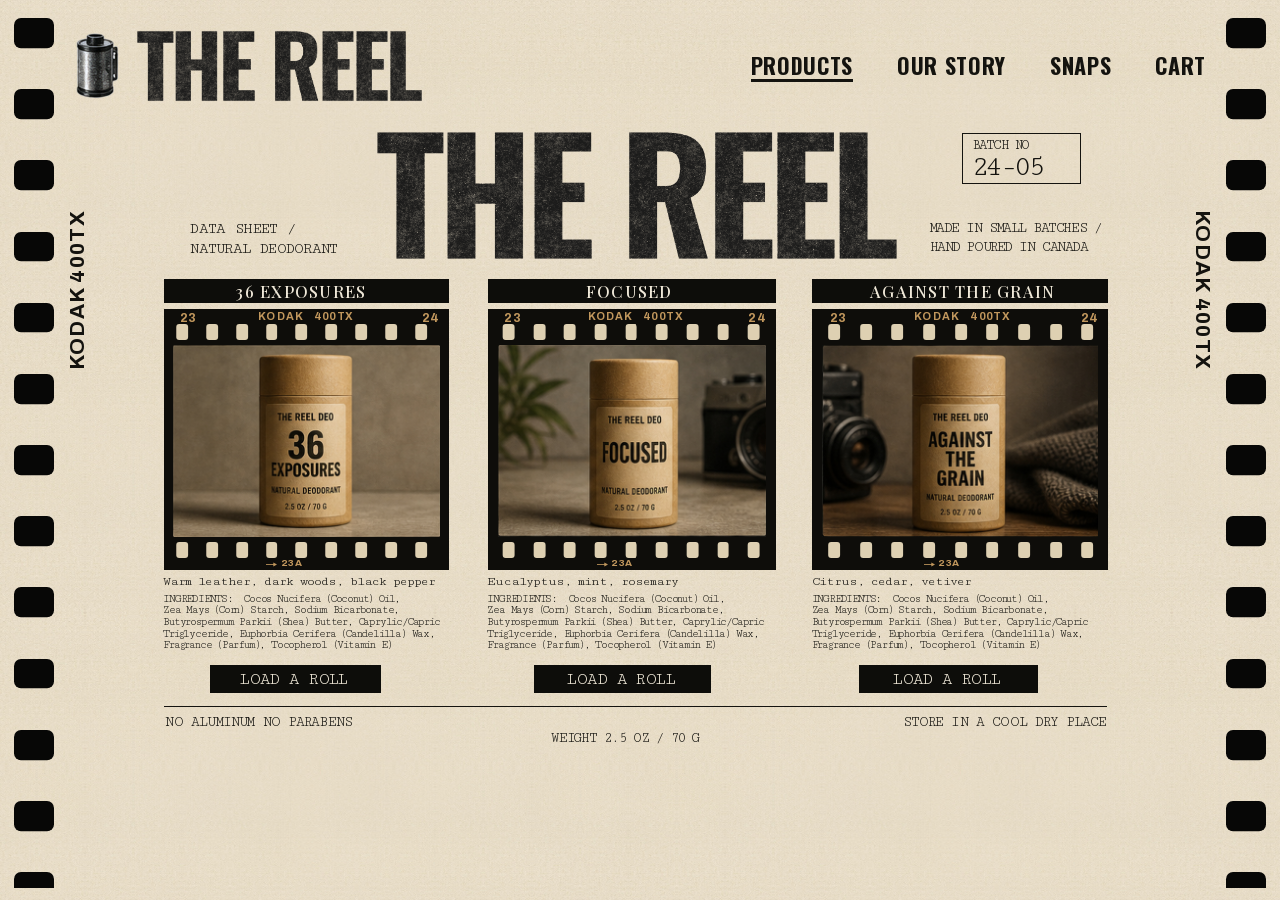
<file: v2/index.html>
<!DOCTYPE html>
<html lang="en">
<head>
  <meta charset="utf-8"/>
  <meta http-equiv="refresh" content="0;url=../"/>
  <link rel="canonical" href="../"/>
  <title>V2 — THE REEL</title>
  <script>location.replace("../");</script>
</head>
<body>
  <p><a href="../">THE REEL products</a></p>
</body>
</html>
</file>
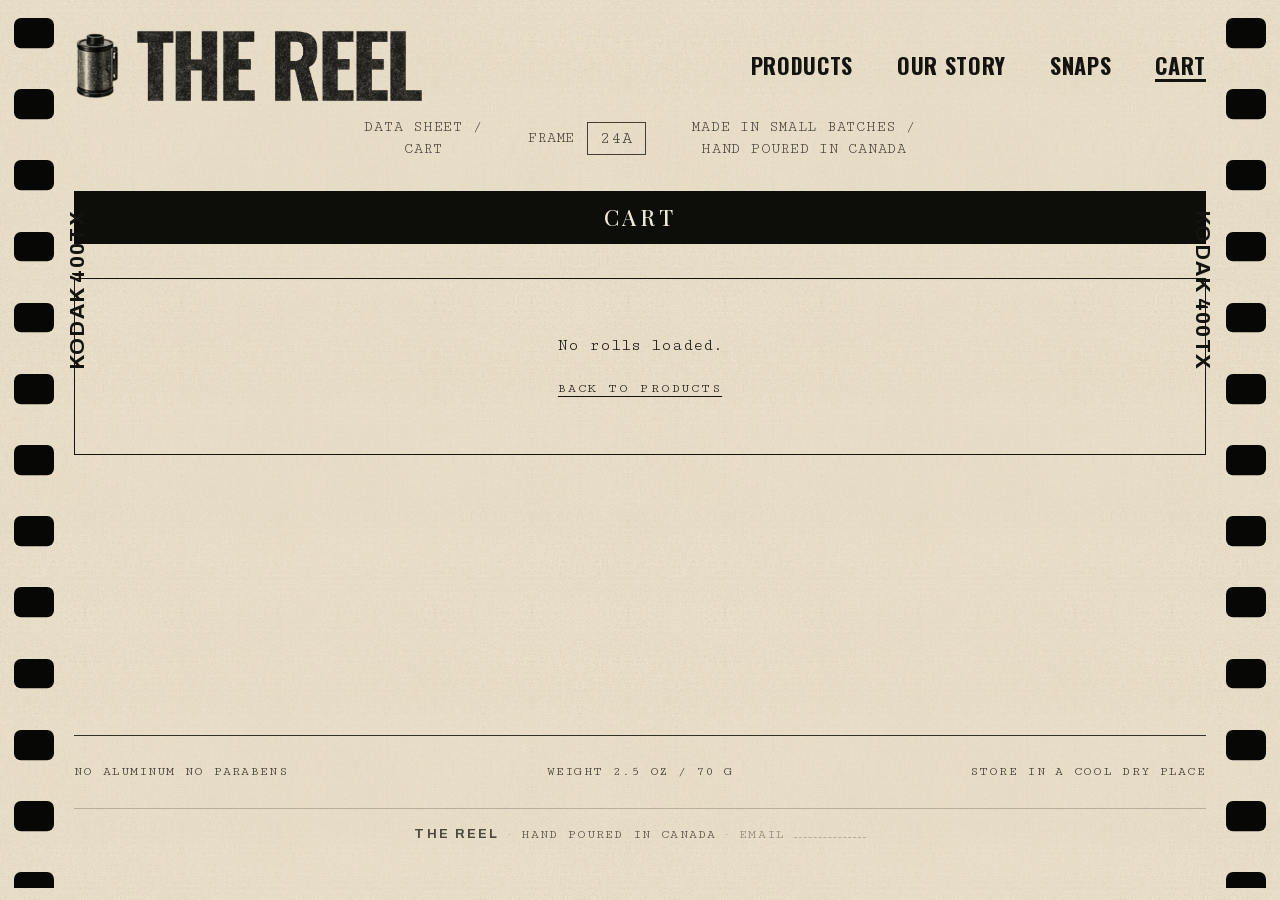
<file: v2/cart/index.html>
<!DOCTYPE html><html lang="en" class="bebas_neue_b8f4846b-module__jHlCya__variable special_elite_6f3e2509-module__Dejxbq__variable ibm_plex_mono_f8e85f28-module__3MY45G__variable source_serif_4_f9cc12f4-module__qDQGWW__variable great_vibes_bb7c16a5-module__428pDq__variable oswald_a9b67b18-module__s5oQaG__variable h-full"><head><meta charSet="utf-8"/><meta name="viewport" content="width=device-width, initial-scale=1"/><link rel="preload" href="../../_next/static/media/2a65768255d6b625-s.p.3u4lli0-axodc.woff2" as="font" crossorigin="" type="font/woff2"/><link rel="preload" href="../../_next/static/media/65968dad6bcc3c8d-s.p.1z_yc9od1lq47.woff2" as="font" crossorigin="" type="font/woff2"/><link rel="preload" href="../../_next/static/media/68d403cf9f2c68c5-s.p.20at88_q9f_kt.woff2" as="font" crossorigin="" type="font/woff2"/><link rel="preload" href="../../_next/static/media/6ad1cda2f16975ee-s.p.2j22bd4n1tlhh.woff2" as="font" crossorigin="" type="font/woff2"/><link rel="preload" href="../../_next/static/media/748b8b5301d2bdb2-s.p.1zvx97hkh1y6p.woff2" as="font" crossorigin="" type="font/woff2"/><link rel="preload" href="../../_next/static/media/865ebb0858aabaeb-s.p.1l_7mdrlrpxcx.woff2" as="font" crossorigin="" type="font/woff2"/><link rel="preload" href="../../_next/static/media/99e609270109b47d-s.p.40sczeszzbjw1.woff2" as="font" crossorigin="" type="font/woff2"/><link rel="preload" href="../../_next/static/media/b3af4880bb42b569-s.p.4017pp9a-skyd.woff2" as="font" crossorigin="" type="font/woff2"/><link rel="preload" href="../../_next/static/media/effe91970fc4db64-s.p.0oace-s_gkfks.woff2" as="font" crossorigin="" type="font/woff2"/><link rel="preload" href="../../_next/static/media/f48d461c03e0a8ec-s.p.3rqg0w444aekk.woff2" as="font" crossorigin="" type="font/woff2"/><link rel="preload" href="../../_next/static/media/fabcf92ba1ccea36-s.p.1w_qz2ahumqmz.woff2" as="font" crossorigin="" type="font/woff2"/><link rel="preload" href="../../v2/canister.png" as="image"/><link rel="preload" href="../../v2/the-reel.png" as="image"/><link rel="stylesheet" href="../../_next/static/chunks/2ru7keqebpage.css" data-precedence="next"/><link rel="stylesheet" href="../../_next/static/chunks/3q_4g8tkmkp5w.css" data-precedence="next"/><link rel="preload" as="script" fetchPriority="low" href="../../_next/static/chunks/310vm2bl3xxpt.js"/><script src="../../_next/static/chunks/19mx3mg6lkumu.js" async=""></script><script src="../../_next/static/chunks/1mh6a-0e61pyc.js" async=""></script><script src="../../_next/static/chunks/2-rtuqsgzmno4.js" async=""></script><script src="../../_next/static/chunks/turbopack-30koqklv8_-oi.js" async=""></script><script src="../../_next/static/chunks/0sqnrvy6o3n7j.js" async=""></script><script src="../../_next/static/chunks/3vrj0ccjz9cd4.js" async=""></script><script src="../../_next/static/chunks/1uj7n1n70s1ai.js" async=""></script><title>Cart — THE REEL</title><meta name="description" content="Rolls loaded. Checkout is parked while we finish the pour."/><meta property="og:title" content="THE REEL"/><meta property="og:description" content="Rolls loaded. Checkout is parked while we finish the pour."/><meta name="twitter:card" content="summary"/><meta name="twitter:title" content="THE REEL"/><meta name="twitter:description" content="Rolls loaded. Checkout is parked while we finish the pour."/><link rel="icon" href="../../favicon.ico" sizes="256x256" type="image/x-icon"/><link rel="icon" href="../../icon.svg" sizes="any" type="image/svg+xml"/><meta name="next-size-adjust" content=""/><script src="../../_next/static/chunks/0cz1d0mv5g_q7.js" noModule=""></script></head><body class="paper relative z-0 min-h-full text-ink antialiased"><div hidden=""><!--$--><!--/$--></div><div class="grain-layer" aria-hidden="true"></div><div class="relative z-10"><div class="oswald_d2028193-module__L__zXa__variable archivo_fa7e81d3-module__QoOc6G__variable cutive_mono_df865a86-module__DZyASa__variable playfair_display_1c5dc8b3-module__MXYSjq__variable"><div class="v2p"><div class="v2p-edge v2p-edge-left" aria-hidden="true"></div><div class="v2p-edge v2p-edge-right" aria-hidden="true"></div><span class="v2p-railtype v2p-railtype-left" aria-hidden="true">KODAK 400TX</span><span class="v2p-railtype v2p-railtype-right" aria-hidden="true">KODAK 400TX</span><div class="v2p-inner"><header class="v2p-head"><a class="v2p-brand" aria-label="THE REEL" href="../../index.html"><img src="../../v2/canister.png" alt="" class="v2p-canister"/><img src="../../v2/the-reel.png" alt="THE REEL" class="v2p-wordmark"/></a><div class="v2mnav"><button type="button" class="v2mnav-btn" aria-expanded="false" aria-controls="v2-mobile-menu" aria-label="Open menu"><span></span><span></span><span></span></button></div><nav class="v2p-nav" aria-label="Primary"><ul><li><a href="../../index.html">Products</a></li><li><a href="../../v2/story/index.html">Our Story</a></li><li><a href="../../v2/snaps/index.html">Snaps</a></li><li><a aria-current="page" href="../../v2/cart/index.html">Cart</a></li></ul></nav></header><div class="v2p-strap"><p>Data sheet /<br/>Cart</p><p class="v2p-strap-frame"><span>Frame</span><span class="v2p-frameno">24A</span></p><p>Made in small batches /<br/>Hand poured in Canada</p></div><h2 class="v2p-plate">Cart</h2><main class="v2p-body" data-reel-cart><div class="v2p-empty"><p>No rolls loaded.</p><a href="../../index.html">Back to products</a></div></main><footer class="v2p-foot"><div class="v2p-foot-specs"><p>No aluminum no parabens</p><p>Weight 2.5 oz / 70 g</p><p>Store in a cool dry place</p></div><p class="v2-contact"><span class="v2-contact-brand">The Reel</span><span class="v2-contact-dot" aria-hidden="true">·</span><span>Hand poured in Canada</span><span class="v2-contact-dot" aria-hidden="true">·</span><span class="v2-contact-email">Email <span class="v2-contact-slot" aria-hidden="true"></span></span></p></footer></div></div><!--$--><!--/$--></div></div><script src="../../_next/static/chunks/310vm2bl3xxpt.js" id="_R_" async=""></script><script>(self.__next_f=self.__next_f||[]).push([0])</script><script>self.__next_f.push([1,"1:\"$Sreact.fragment\"\n2:I[45004,[\"../../_next/static/chunks/0sqnrvy6o3n7j.js\"],\"CartProvider\"]\n3:I[39756,[\"../../_next/static/chunks/0sqnrvy6o3n7j.js\"],\"default\"]\n4:I[37457,[\"../../_next/static/chunks/0sqnrvy6o3n7j.js\"],\"default\"]\n5:I[22016,[\"../../_next/static/chunks/0sqnrvy6o3n7j.js\",\"../../_next/static/chunks/3vrj0ccjz9cd4.js\"],\"\"]\n6:I[70079,[\"../../_next/static/chunks/0sqnrvy6o3n7j.js\",\"../../_next/static/chunks/1uj7n1n70s1ai.js\"],\"CartLink\"]\n12:I[68027,[\"../../_next/static/chunks/0sqnrvy6o3n7j.js\"],\"default\",1]\n:HL[\"../../_next/static/chunks/2ru7keqebpage.css\",\"style\"]\n:HL[\"../../_next/static/chunks/3q_4g8tkmkp5w.css\",\"style\"]\n:HL[\"../../_next/static/media/2a65768255d6b625-s.p.3u4lli0-axodc.woff2\",\"font\",{\"crossOrigin\":\"\",\"type\":\"font/woff2\"}]\n:HL[\"../../_next/static/media/65968dad6bcc3c8d-s.p.1z_yc9od1lq47.woff2\",\"font\",{\"crossOrigin\":\"\",\"type\":\"font/woff2\"}]\n:HL[\"../../_next/static/media/68d403cf9f2c68c5-s.p.20at88_q9f_kt.woff2\",\"font\",{\"crossOrigin\":\"\",\"type\":\"font/woff2\"}]\n:HL[\"../../_next/static/media/6ad1cda2f16975ee-s.p.2j22bd4n1tlhh.woff2\",\"font\",{\"crossOrigin\":\"\",\"type\":\"font/woff2\"}]\n:HL[\"../../_next/static/media/748b8b5301d2bdb2-s.p.1zvx97hkh1y6p.woff2\",\"font\",{\"crossOrigin\":\"\",\"type\":\"font/woff2\"}]\n:HL[\"../../_next/static/media/865ebb0858aabaeb-s.p.1l_7mdrlrpxcx.woff2\",\"font\",{\"crossOrigin\":\"\",\"type\":\"font/woff2\"}]\n:HL[\"../../_next/static/media/99e609270109b47d-s.p.40sczeszzbjw1.woff2\",\"font\",{\"crossOrigin\":\"\",\"type\":\"font/woff2\"}]\n:HL[\"../../_next/static/media/b3af4880bb42b569-s.p.4017pp9a-skyd.woff2\",\"font\",{\"crossOrigin\":\"\",\"type\":\"font/woff2\"}]\n:HL[\"../../_next/static/media/effe91970fc4db64-s.p.0oace-s_gkfks.woff2\",\"font\",{\"crossOrigin\":\"\",\"type\":\"font/woff2\"}]\n:HL[\"../../_next/static/media/f48d461c03e0a8ec-s.p.3rqg0w444aekk.woff2\",\"font\",{\"crossOrigin\":\"\",\"type\":\"font/woff2\"}]\n:HL[\"../../_next/static/media/fabcf92ba1ccea36-s.p.1w_qz2ahumqmz.woff2\",\"font\",{\"crossOrigin\":\"\",\"type\":\"font/woff2\"}]\n10:X\n0:{\"P\":null,\"c\":[\"\",\"v2\",\"cart\"],\"q\":\"\",\"i\":false,\"f\":[[[\"\",{\"children\":[\"v2\",{\"children\":[\"cart\",{\"children\":[\"__PAGE__\",{},\"$undefined\",\"$undefined\",4096]},\"$undefined\",\"$undefined\",4096]},\"$undefined\",\"$undefined\",4096]},\"$undefined\",\"$undefined\",4112],[[\"$\",\"$1\",\"c\",{\"children\":[[[\"$\",\"link\",\"0\",{\"rel\":\"stylesheet\",\"href\":\"../../_next/static/chunks/2ru7keqebpage.css\",\"precedence\":\"next\",\"crossOrigin\":\"$undefined\",\"nonce\":\"$undefined\"}],[\"$\",\"script\",\"script-0\",{\"src\":\"../../_next/static/chunks/0sqnrvy6o3n7j.js\",\"async\":true,\"nonce\":\"$undefined\"}]],[\"$\",\"html\",null,{\"lang\":\"en\",\"className\":\"bebas_neue_b8f4846b-module__jHlCya__variable special_elite_6f3e2509-module__Dejxbq__variable ibm_plex_mono_f8e85f28-module__3MY45G__variable source_serif_4_f9cc12f4-module__qDQGWW__variable great_vibes_bb7c16a5-module__428pDq__variable oswald_a9b67b18-module__s5oQaG__variable h-full\",\"children\":[\"$\",\"body\",null,{\"className\":\"paper relative z-0 min-h-full text-ink antialiased\",\"children\":[[\"$\",\"div\",null,{\"className\":\"grain-layer\",\"aria-hidden\":\"true\"}],[\"$\",\"div\",null,{\"className\":\"relative z-10\",\"children\":[\"$\",\"$L2\",null,{\"children\":[\"$\",\"$L3\",null,{\"parallelRouterKey\":\"children\",\"error\":\"$undefined\",\"errorStyles\":\"$undefined\",\"errorScripts\":\"$undefined\",\"template\":[\"$\",\"$L4\",null,{}],\"templateStyles\":\"$undefined\",\"templateScripts\":\"$undefined\",\"notFound\":[[\"$\",\"div\",null,{\"className\":\"relative flex min-h-screen w-full bg-transparent\",\"children\":[[\"$\",\"aside\",null,{\"aria-hidden\":\"true\",\"className\":\"side-perfs relative flex w-12 shrink-0 bg-transparent text-ink sm:w-16 md:w-[4.75rem]\",\"children\":[[\"$\",\"div\",null,{\"className\":\"page-perfs\",\"aria-hidden\":\"true\"}],[\"$\",\"div\",null,{\"className\":\"flex min-w-0 flex-1 flex-col items-center justify-evenly py-10\",\"children\":[[\"$\",\"span\",\"KODAK 400TX\",{\"className\":\"font-mono text-[8px] uppercase leading-none tracking-[0.28em] text-ink sm:text-[9px] md:text-[10px]\",\"style\":{\"writingMode\":\"vertical-rl\",\"transform\":\"rotate(180deg)\"},\"children\":\"KODAK 400TX\"}],[\"$\",\"span\",\"23\",{\"className\":\"font-mono text-[8px] uppercase leading-none tracking-[0.28em] text-ink sm:text-[9px] md:text-[10px]\",\"style\":{\"writingMode\":\"vertical-rl\",\"transform\":\"rotate(180deg)\"},\"children\":\"23\"}],[\"$\",\"span\",\"→ 23A\",{\"className\":\"font-mono text-[8px] uppercase leading-none tracking-[0.28em] text-ink sm:text-[9px] md:text-[10px]\",\"style\":{\"writingMode\":\"vertical-rl\",\"transform\":\"rotate(180deg)\"},\"children\":\"→ 23A\"}],[\"$\",\"span\",\"24\",{\"className\":\"font-mono text-[8px] uppercase leading-none tracking-[0.28em] text-ink sm:text-[9px] md:text-[10px]\",\"style\":{\"writingMode\":\"vertical-rl\",\"transform\":\"rotate(180deg)\"},\"children\":\"24\"}]]}]]}],[\"$\",\"div\",null,{\"className\":\"relative min-w-0 flex-1\",\"children\":[\"$\",\"div\",null,{\"className\":\"relative mx-auto flex min-h-screen max-w-6xl flex-col px-4 py-5 md:px-8 md:py-8\",\"children\":[[\"$\",\"header\",null,{\"className\":\"border-b border-ink/80 pb-3\",\"children\":[[\"$\",\"nav\",null,{\"className\":\"hidden items-center justify-center md:flex\",\"aria-label\":\"Primary\",\"children\":[\"$\",\"ul\",null,{\"className\":\"flex items-center justify-center gap-8 font-mono text-[11px] uppercase tracking-[0.2em]\",\"children\":[[[\"$\",\"li\",\"/\",{\"children\":[\"$\",\"$L5\",null,{\"href\":\"/\",\"className\":\"underline underline-offset-4\",\"children\":\"Products\"}]}],[\"$\",\"li\",\"/ingredients\",{\"children\":[\"$\",\"$L5\",null,{\"href\":\"/ingredients\",\"className\":\"hover:underline underline-offset-4\",\"children\":\"Ingredients\"}]}],[\"$\",\"li\",\"/story\",{\"children\":[\"$\",\"$L5\",null,{\"href\":\"/story\",\"className\":\"hover:underline underline-offset-4\",\"children\":\"Our Story\"}]}],[\"$\",\"li\",\"/snaps\",{\"children\":[\"$\",\"$L5\",null,{\"href\":\"/snaps\",\"className\":\"hover:underline underline-offset-4\",\"children\":\"Snaps\"}]}]],[\"$\",\"li\",null,{\"children\":[\"$\",\"$L6\",null,{\"className\":\"hover:underline underline-offset-4\"}]}]]}]}],[\"$\",\"details\",null,{\"className\":\"mobile-nav group md:hidden\",\"children\":[[\"$\",\"summary\",null,{\"className\":\"flex cursor-pointer list-none items-center justify-between gap-4 [\u0026::-webkit-details-marker]:hidden\",\"children\":[[\"$\",\"span\",null,{\"className\":\"font-mono text-[11px] uppercase tracking-[0.2em]\",\"children\":\"Menu\"}],[\"$\",\"span\",null,{\"className\":\"flex h-11 w-11 items-center justify-center\",\"aria-hidden\":\"true\",\"children\":[[\"$\",\"span\",null,{\"className\":\"flex flex-col gap-1.5 group-open:hidden\",\"children\":[[\"$\",\"span\",null,{\"className\":\"block h-px w-6 bg-ink\"}],[\"$\",\"span\",null,{\"className\":\"block h-px w-6 bg-ink\"}],\"$L7\"]}],\"$L8\"]}]]}],\"$L9\"]}]]}],\"$La\",\"$Lb\",null]}]}],\"$Lc\"]}],[]],\"forbidden\":\"$undefined\",\"unauthorized\":\"$undefined\"}]}]}]]}]}]]}],{\"children\":[\"$Ld\",{\"children\":[\"$Le\",{\"children\":[\"$Lf\",{},null,false,null]},null,false,\"$10\"]},null,false,null]},null,false,null],\"$L11\",false]],\"m\":\"$undefined\",\"G\":[\"$12\",[\"$L13\"]],\"S\":false,\"h\":null,\"r\":\"$undefined\",\"s\":\"$undefined\",\"a\":\"$undefined\",\"l\":\"$undefined\",\"p\":\"$undefined\",\"d\":\"$undefined\",\"b\":\"ZWwWkqouPVoCHxQ8FDJj6\"}\n15:I[97367,[\"../../_next/static/chunks/0sqnrvy6o3n7j.js\"],\"OutletBoundary\"]\n16:\"$Sreact.suspense\"\n18:I[97367,[\"../../_next/static/chunks/0sqnrvy6o3n7j.js\"],\"ViewportBoundary\"]\n1a:I[97367,[\"../../_next/static/chunks/0sqnrvy6o3n7j.js\"],\"MetadataBoundary\"]\n7:[\"$\",\"span\",null,{\"className\":\"block h-px w-6 bg-ink\"}]\n8:[\"$\",\"span\",null,{\"className\":\"hidden font-mono text-lg leading-none group-open:block\",\"children\":\"×\"}]\n9:[\"$\",\"ul\",null,{\"className\":\"mt-4 flex flex-col items-center gap-3 border-t border-ink/40 pt-4 font-mono text-sm uppercase tracking-[0.18em]\",\"children\":[[[\"$\",\"li\",\"/\",{\"children\":[\"$\",\"$L5\",null,{\"href\":\"/\",\"children\":\"Products\"}]}],[\"$\",\"li\",\"/ingredients\",{\"children\":[\"$\",\"$L5\",null,{\"href\":\"/ingredients\",\"children\":\"Ingredients\"}]}],[\"$\",\"li\",\"/story\",{\"children\":[\"$\",\"$L5\",null,{\"href\":\"/story\",\"children\":\"Our Story\"}]}],[\"$\",\"li\",\"/snaps\",{\"children\":[\"$\",\"$L5\",null,{\"href\":\"/snaps\",\"children\":\"Snaps\"}]}]],[\"$\",\"li\",null,{\"children\":[\"$\",\"$L6\",null,{\"className\":\"\"}]}]]}]\na:[\"$\",\"header\",null,{\"className\":\"mt-8 grid items-start gap-6 border-b border-ink pb-8 md:mt-10 md:grid-cols-[1fr_auto_1fr]\",\"children\":[[\"$\",\"div\",null,{\"className\":\"hidden font-type text-[11px] uppercase leading-5 tracking-[0.12em] md:block\",\"children\":[\"$\",\"p\",null,{\"children\":\"Data Sheet / Natural Deodorant\"}]}],[\"$\",\"div\",null,{\"className\":\"flex justify-center\",\"children\":[\"$\",\"span\",null,{\"className\":\"inline-flex items-baseline justify-center font-display letterpress text-[clamp(4.125rem,16.5vw,10.5rem)] leading-[0.82] tracking-[0.02em] items-center text-center\",\"children\":\"THE REEL\"}]}],[\"$\",\"div\",null,{\"className\":\"hidden text-right font-mono text-[10px] uppercase leading-5 tracking-[0.16em] md:block\",\"children\":[[\"$\",\"p\",null,{\"children\":\"Made in small batches\"}],[\"$\",\"p\",null,{\"children\":\"Hand poured in Canada\"}]]}]]}]\nb:[\"$\",\"div\",null,{\"className\":\"flex-1\",\"children\":[\"$\",\"div\",null,{\"className\":\"flex flex-col items-center justify-center py-20 text-center\",\"children\":[[\"$\",\"p\",null,{\"className\":\"font-display letterpress text-6xl\",\"children\":\"FRAME 404\"}],[\"$\",\"p\",null,{\"className\":\"mt-4 font-type\",\"children\":\"This exposure never made the contact sheet.\"}],[\"$\",\"$L5\",null,{\"href\":\"/\",\"className\":\"mt-8 font-mono text-[11px] uppercase tracking-[0.18em] underline underline-offset-4\",\"children\":\"Back to products\"}]]}]}]\nc:[\"$\",\"aside\",null,{\"aria-hidden\":\"true\",\"className\":\"side-perfs relative flex w-12 shrink-0 bg-transparent text-ink sm:w-16 md:w-[4.75rem]\",\"children\":[[\"$\",\"div\",null,{\"className\":\"flex min-w-0 flex-1 flex-col items-center justify-evenly py-10\",\"children\":[[\"$\",\"span\",\"KODAK 400TX\",{\"className\":\"font-mono text-[8px] uppercase leading-none tracking-[0.28em] text-ink sm:text-[9px] md:text-[10px]\",\"style\":{\"writingMode\":\"vertical-rl\",\"transform\":\"$undefined\"},\"children\":\"KODAK 400TX\"}],[\"$\",\"span\",\"24\",{\"className\":\"font-mono text-[8px] uppercase leading-none tracking-[0.28em] text-ink sm:text-[9px] md:text-[10px]\",\"style\":{\"writingMode\":\"vertical-rl\",\"transform\":\"$undefined\"},\"children\":\"24\"}],[\"$\",\"span\",\"← 24A\",{\"className\":\"font-mono text-[8px] uppercase leading-none tracking-[0.28em] text-ink sm:text-[9px] md:text-[10px]\",\"style\":{\"writingMode\":\"vertical-rl\",\"transform\":\"$undefined\"},\"children\":\"← 24A\"}],[\"$\",\"span\",\"23\",{\"className\":\"font-mono text-[8px] uppercase leading-none tracking-[0.28em] text-ink sm:text-[9px] md:text-[10px]\",\"style\":{\"writingMode\":\"vertical-rl\",\"transform\":\"$undefined\"},\"children\":\"23\"}]]}],[\"$\",\"div\",null,{\"className\":\"page-perfs\",\"aria-hidden\":\"true\"}]]}]\nd:[\"$\",\"$1\",\"c\",{\"children\":[[[\"$\",\"link\",\"0\",{\"rel\":\"stylesheet\",\"href\":\"../../_next/static/chunks/3q_4g8tkmkp5w.css\",\"precedence\":\"next\",\"crossOrigin\":\"$undefined\",\"nonce\":\"$undefined\"}]],[\"$\",\"div\",null,{\"className\":\"oswald_d2028193-module__L__zXa__variable archivo_fa7e81d3-module__QoOc6G__variable cutive_mono_df865a86-module__DZyASa__variable playfair_display_1c5dc8b3-module__MXYSjq__variable\",\"children\":[\"$\",\"$L3\",null,{\"parallelRouterKey\":\"children\",\"error\":\"$undefined\",\"errorStyles\":\"$undefined\",\"errorScripts\":\"$undefined\",\"template\":[\"$\",\"$L4\",null,{}],\"templateStyles\":\"$undefined\",\"templateScripts\":\"$undefined\",\"notFound\":\"$undefined\",\"forbidden\":\"$undefined\",\"unauthorized\":\"$undefined\"}]}]]}]\ne:[\"$\",\"$1\",\"c\",{\"children\":[null,[\"$\",\"$L3\",null,{\"parallelRouterKey\":\"children\",\"error\":\"$undefined\",\"errorStyles\":\"$undefined\",\"errorScripts\":\"$undefined\",\"template\":[\"$\",\"$L4\",null,{}],\"templateStyles\":\"$undefined\",\"templateScripts\":\"$undefined\",\"notFound\":\"$undefined\",\"forbidden\":\"$undefined\",\"unauthorized\":\"$undefined\"}]]}]\nf:[\"$\",\"$1\",\"c\",{\"children\":[\"$L14\",[[\"$\",\"script\",\"script-0\",{\"src\":\"../../_next/static/chunks/3vrj0ccjz9cd4.js\",\"async\":true,\"nonce\":\"$undefined\"}]],[\"$\",\"$L15\",null,{\"children\":[\"$\",\"$16\",null,{\"name\":\"Next.MetadataOutlet\",\"children\":\"$@17\"}]}]]}]\n11:[\"$\",\"$1\",\"h\",{\"children\":[null,[\"$\",\"$L18\",null,{\"children\":\"$L19\"}],[\"$\",\"div\",null,{\"hidden\":true,\"children\":[\"$\",\"$L1a\",null,{\"children\":[\"$\",\"$16\",null,{\"name\":\"Next.Metadata\",\"children\":\"$L1b\"}]}]}],[\"$\",\"meta\",null,{\"name\":\"next-size-adjust\",\"content\":\"\"}]]}]\n13:[\"$\",\"link\",\"0\",{\"rel\":\"stylesheet\",\"href\":\"../../_next/static/chunks/2ru7keqebpage.css\",\"precedence\":\"next\",\"crossOrigin\":\"$undefined\",\"nonce\":\"$undefined\"}]\n1c:I[65620,[\"../../_next/static/chunks/0sqnrvy6o3n7j.js\",\"../../_next/static/chunks/3vrj0ccjz9cd4.js\"],\"V2MobileNav\"]\n1d:I[84666,[\"../../_next/static/chunks/0sqnrvy6o3n7j.js\",\"../../_next/static/chunks/3vrj0ccjz9cd4.js\"],\"V2CartClient\"]\n:HL[\"../../v2/canister.png\",\"image\"]\n:HL[\"../../v2/the-reel.png\",\"image\"]\n10:C\n14:[\"$\",\"div\",null,{\"className\":\"v2p\",\"children\":[[[\"$\",\"div\",null,{\"className\":\"v2p-edge v2p-edge-left\",\"aria-hidden\":\"true\"}],[\"$\",\"div\",null,{\"className\":\"v2p-edge v2p-edge-right\",\"aria-hidden\":\"true\"}],[\"$\",\"span\",null,{\"className\":\"v2p-railtype v2p-railtype-left\",\"aria-hidden\":\"true\",\"children\":\"KODAK 400TX\"}],[\"$\",\"span\",null,{\"className\":\"v2p-railtype v2p-railtype-right\",\"aria-hidden\":\"true\",\"children\":\"KODAK 400TX\"}]],[\"$\",\"div\",null,{\"className\":\"v2p-inner\",\"children\":[[\"$\",\"header\",null,{\"className\":\"v2p-head\",\"children\":[[\"$\",\"$L5\",null,{\"href\":\"../../index.html\",\"className\":\"v2p-brand\",\"aria-label\":\"THE REEL\",\"children\":[[\"$\",\"img\",null,{\"src\":\"../../v2/canister.png\",\"alt\":\"\",\"className\":\"v2p-canister\"}],[\"$\",\"img\",null,{\"src\":\"../../v2/the-reel.png\",\"alt\":\"THE REEL\",\"className\":\"v2p-wordmark\"}]]}],[\"$\",\"$L1c\",null,{\"active\":\"../../v2/cart/index.html\"}],[\"$\",\"nav\",null,{\"className\":\"v2p-nav\",\"aria-label\":\"Primary\",\"children\":[\"$\",\"ul\",null,{\"children\":[[\"$\",\"li\",\"Products\",{\"children\":[\"$\",\"$L5\",null,{\"href\":\"../../index.html\",\"aria-current\":\"$undefined\",\"children\":\"Products\"}]}],[\"$\",\"li\",\"Our Story\",{\"children\":[\"$\",\"$L5\",null,{\"href\":\"../../v2/story/index.html\",\"aria-current\":\"$undefined\",\"children\":\"Our Story\"}]}],[\"$\",\"li\",\"Snaps\",{\"children\":[\"$\",\"$L5\",null,{\"href\":\"../../v2/snaps/index.html\",\"aria-current\":\"$undefined\",\"children\":\"Snaps\"}]}],[\"$\",\"li\",\"Cart\",{\"children\":[\"$\",\"$L5\",null,{\"href\":\"../../v2/cart/index.html\",\"aria-current\":\"page\",\"children\":\"Cart\"}]}]]}]}]]}],[\"$\",\"div\",null,{\"className\":\"v2p-strap\",\"children\":[[\"$\",\"p\",null,{\"children\":[\"Data sheet /\",[\"$\",\"br\",null,{}],\"Cart\"]}],[\"$\",\"p\",null,{\"className\":\"v2p-strap-frame\",\"children\":[[\"$\",\"span\",null,{\"children\":\"Frame\"}],[\"$\",\"span\",null,{\"className\":\"v2p-frameno\",\"children\":\"24A\"}]]}],[\"$\",\"p\",null,{\"children\":[\"Made in small batches /\",[\"$\",\"br\",null,{}],\"Hand poured in Canada\"]}]]}],[\"$\",\"h2\",null,{\"className\":\"v2p-plate\",\"children\":\"Cart\"}],[\"$\",\"main\",null,{\"className\":\"v2p-body\",\"children\":[\"$\",\"$L1d\",null,{\"pendingAdd\":null}]}],[\"$\",\"footer\",null,{\"className\":\"v2p-foot\",\"children\":[[\"$\",\"div\",null,{\"className\":\"v2p-foot-specs\",\"children\":[[\"$\",\"p\",null,{\"children\":\"No aluminum no parabens\"}],[\"$\",\"p\",null,{\"children\":\"Weight 2.5 oz / 70 g\"}],[\"$\",\"p\",null,{\"children\":\"Store in a cool dry place\"}]]}],[\"$\",\"p\",null,{\"className\":\"v2-contact\",\"children\":[[\"$\",\"span\",null,{\"className\":\"v2-contact-brand\",\"children\":\"The Reel\"}],[\"$\",\"span\",null,{\"className\":\"v2-contact-dot\",\"aria-hidden\":\"true\",\"children\":\"·\"}],[\"$\",\"span\",null,{\"children\":\"Hand poured in Canada\"}],[\"$\",\"span\",null,{\"className\":\"v2-contact-dot\",\"aria-hidden\":\"true\",\"children\":\"·\"}],[\"$\",\"span\",null,{\"className\":\"v2-contact-email\",\"children\":[\"Email \",[\"$\",\"span\",null,{\"className\":\"v2-contact-slot\",\"aria-hidden\":\"true\"}]]}]]}]]}]]}]]}]\n19:[[\"$\",\"meta\",\"0\",{\"charSet\":\"utf-8\"}],[\"$\",\"meta\",\"1\",{\"name\":\"viewport\",\"content\":\"width=device-width, initial-scale=1\"}]]\n1e:I[27201,[\"../../_next/static/chunks/0sqnrvy6o3n7j.js\"],\"IconMark\"]\n17:null\n1b:[[\"$\",\"title\",\"0\",{\"children\":\"Cart — THE REEL\"}],[\"$\",\"meta\",\"1\",{\"name\":\"description\",\"content\":\"Rolls loaded. Checkout is parked while we finish the pour.\"}],[\"$\",\"meta\",\"2\",{\"property\":\"og:title\",\"content\":\"THE REEL\"}],[\"$\",\"meta\",\"3\",{\"property\":\"og:description\",\"content\":\"Rolls loaded. Checkout is parked while we finish the pour.\"}],[\"$\",\"meta\",\"4\",{\"name\":\"twitter:card\",\"content\":\"summary\"}],[\"$\",\"meta\",\"5\",{\"name\":\"twitter:title\",\"content\":\"THE REEL\"}],[\"$\",\"meta\",\"6\",{\"name\":\"twitter:description\",\"content\":\"Rolls loaded. Checkout is parked while we finish the pour.\"}],[\"$\",\"link\",\"7\",{\"rel\":\"icon\",\"href\":\"../../favicon.ico\",\"sizes\":\"256x256\",\"type\":\"image/x-icon\"}],[\"$\",\"link\",\"8\",{\"rel\":\"icon\",\"href\":\"../../icon.svg\",\"sizes\":\"any\",\"type\":\"image/svg+xml\"}],[\"$\",\"$L1e\",\"9\",{}]]\n"])</script><script src="../../reel-cart.js" defer></script></body></html>
</file>
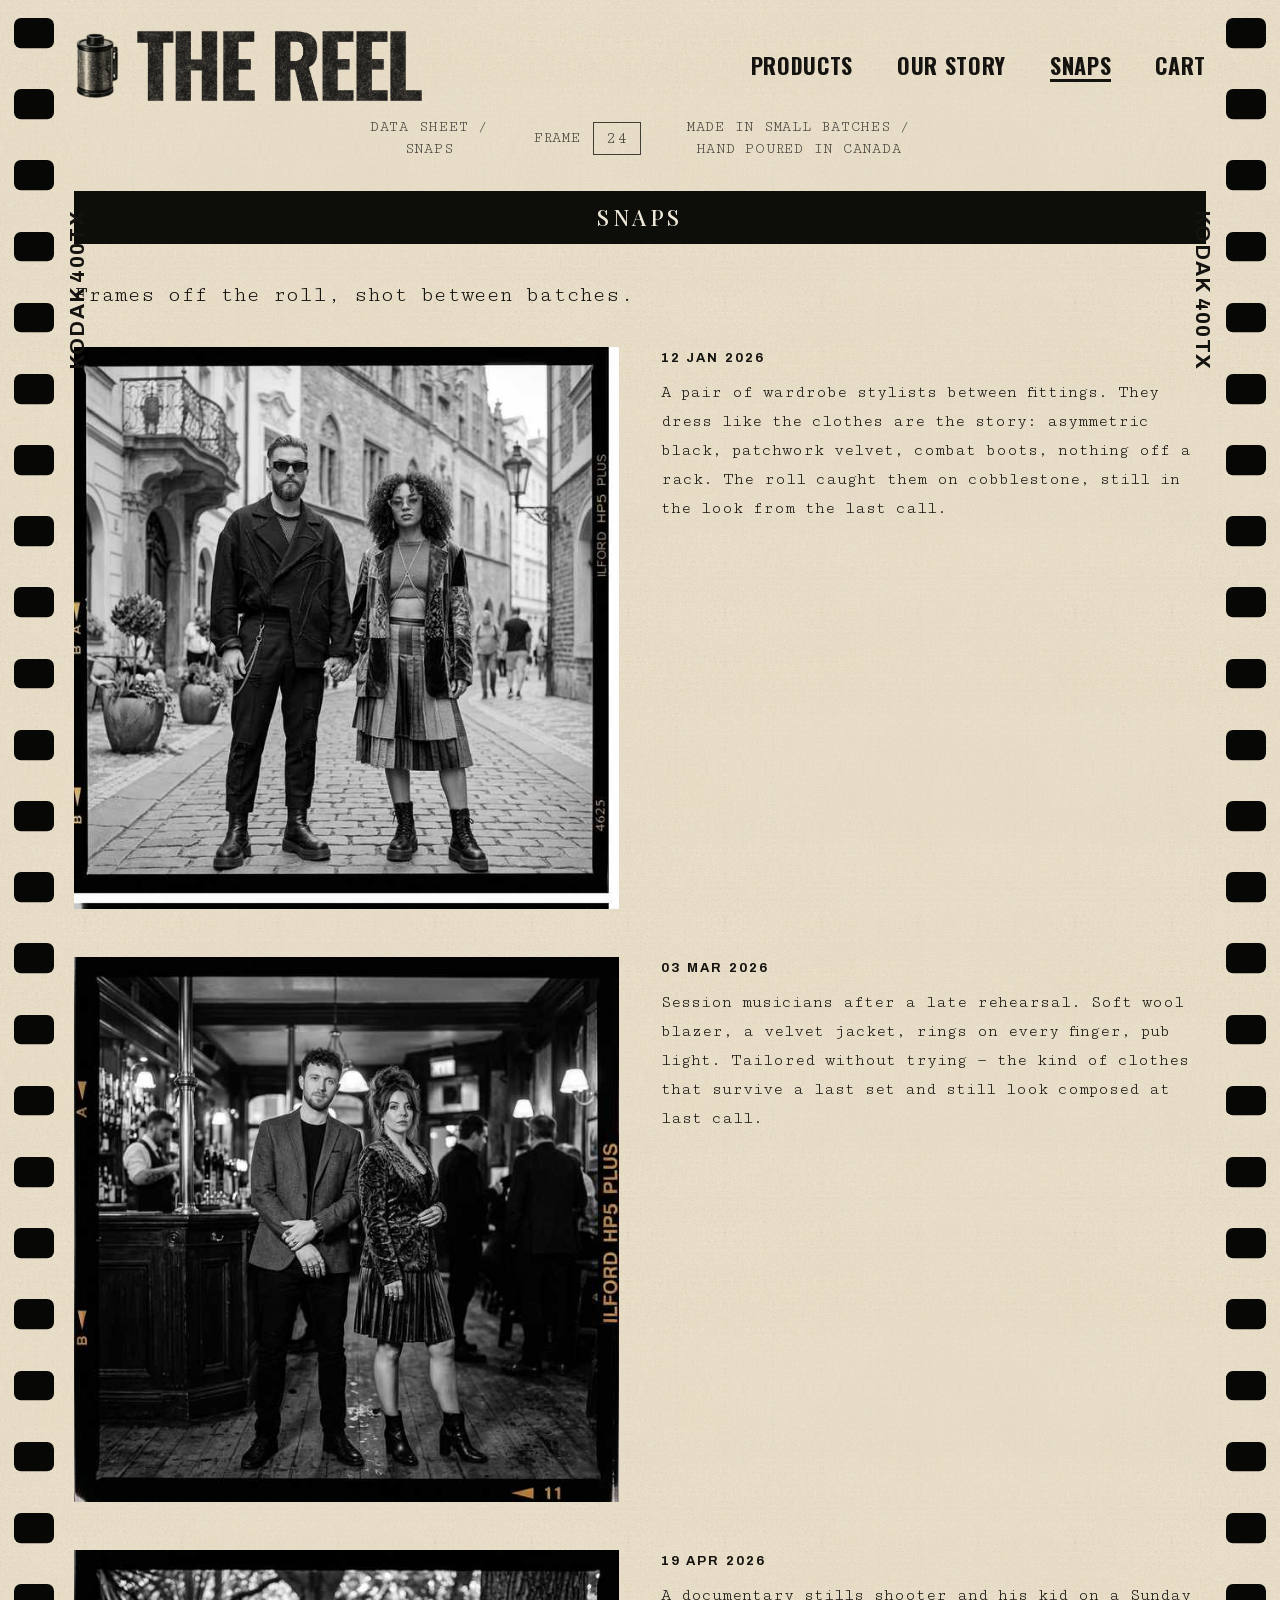
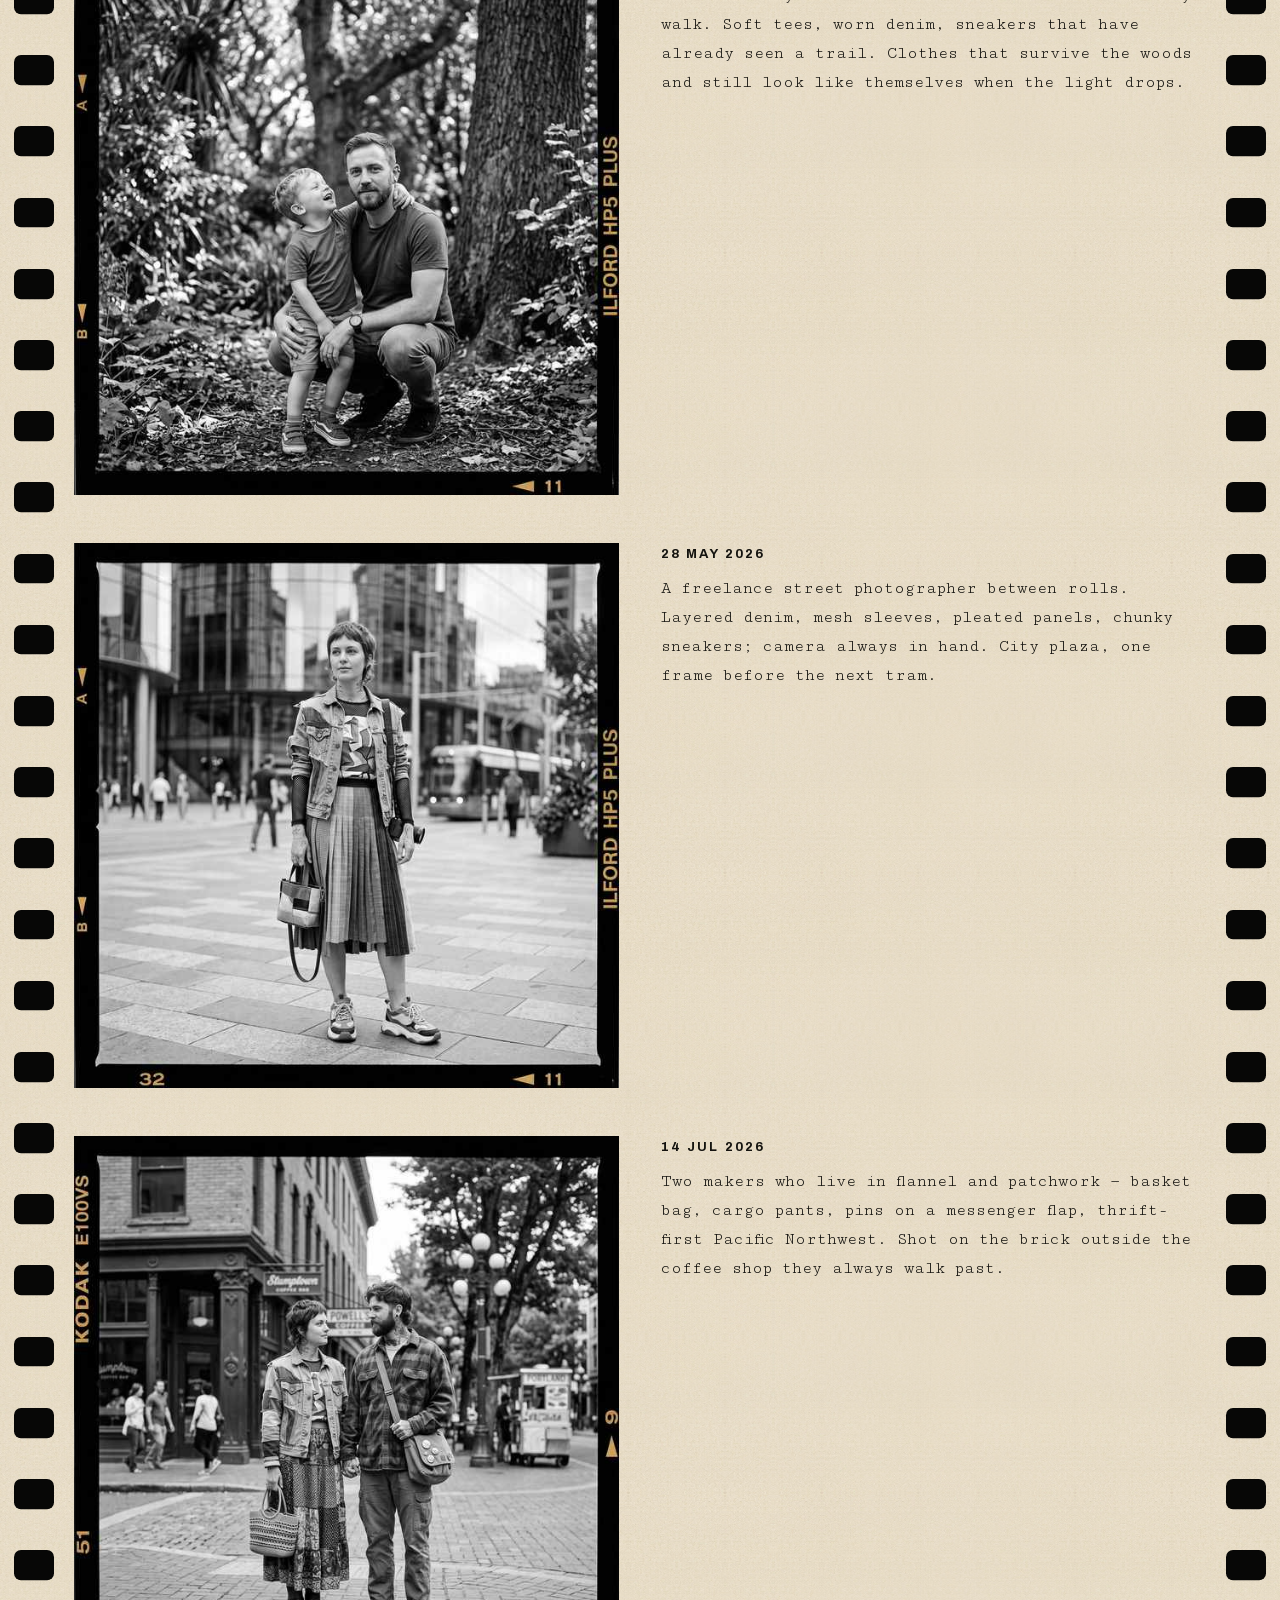
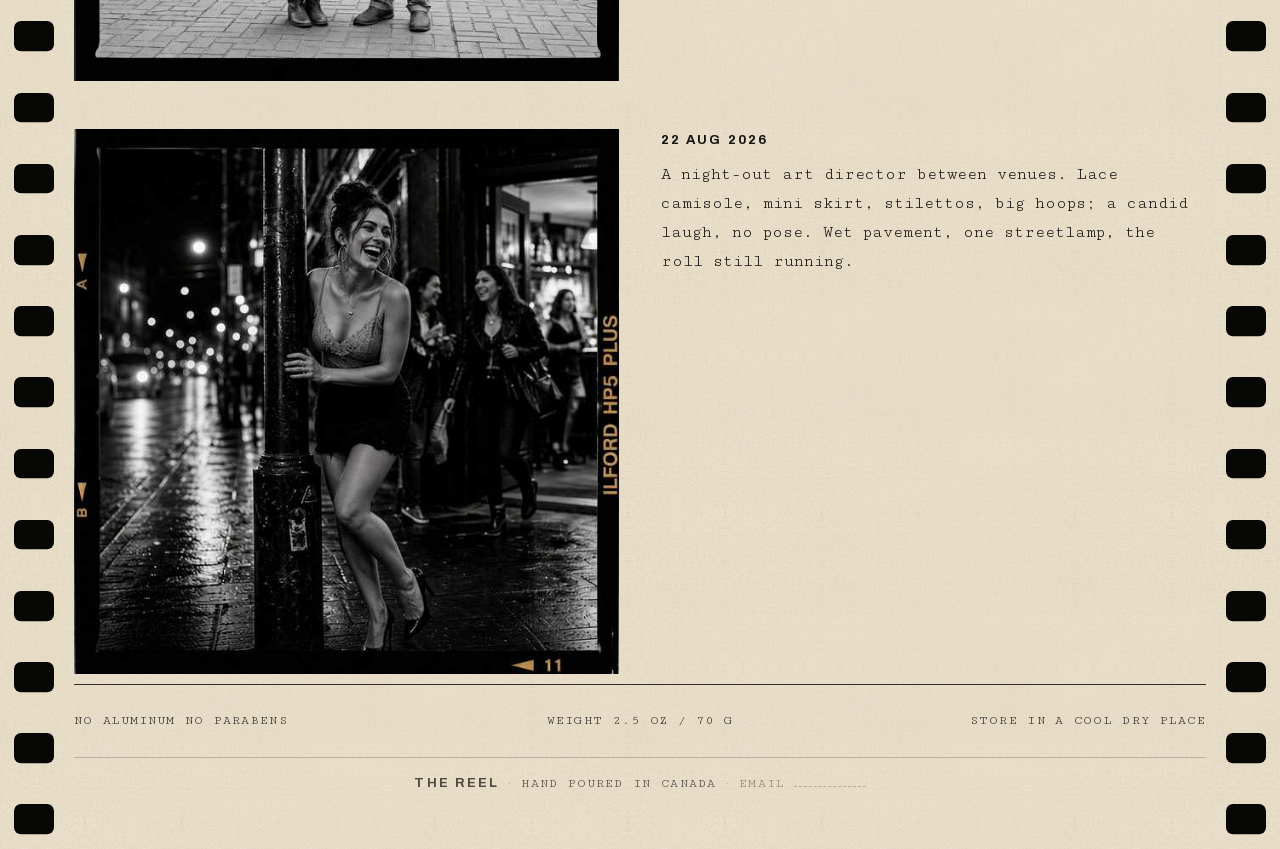
<file: v2/snaps/index.html>
<!DOCTYPE html><html lang="en" class="bebas_neue_b8f4846b-module__jHlCya__variable special_elite_6f3e2509-module__Dejxbq__variable ibm_plex_mono_f8e85f28-module__3MY45G__variable source_serif_4_f9cc12f4-module__qDQGWW__variable great_vibes_bb7c16a5-module__428pDq__variable oswald_a9b67b18-module__s5oQaG__variable h-full"><head><meta charSet="utf-8"/><meta name="viewport" content="width=device-width, initial-scale=1"/><link rel="preload" href="../../_next/static/media/2a65768255d6b625-s.p.3u4lli0-axodc.woff2" as="font" crossorigin="" type="font/woff2"/><link rel="preload" href="../../_next/static/media/65968dad6bcc3c8d-s.p.1z_yc9od1lq47.woff2" as="font" crossorigin="" type="font/woff2"/><link rel="preload" href="../../_next/static/media/68d403cf9f2c68c5-s.p.20at88_q9f_kt.woff2" as="font" crossorigin="" type="font/woff2"/><link rel="preload" href="../../_next/static/media/6ad1cda2f16975ee-s.p.2j22bd4n1tlhh.woff2" as="font" crossorigin="" type="font/woff2"/><link rel="preload" href="../../_next/static/media/748b8b5301d2bdb2-s.p.1zvx97hkh1y6p.woff2" as="font" crossorigin="" type="font/woff2"/><link rel="preload" href="../../_next/static/media/865ebb0858aabaeb-s.p.1l_7mdrlrpxcx.woff2" as="font" crossorigin="" type="font/woff2"/><link rel="preload" href="../../_next/static/media/99e609270109b47d-s.p.40sczeszzbjw1.woff2" as="font" crossorigin="" type="font/woff2"/><link rel="preload" href="../../_next/static/media/b3af4880bb42b569-s.p.4017pp9a-skyd.woff2" as="font" crossorigin="" type="font/woff2"/><link rel="preload" href="../../_next/static/media/effe91970fc4db64-s.p.0oace-s_gkfks.woff2" as="font" crossorigin="" type="font/woff2"/><link rel="preload" href="../../_next/static/media/f48d461c03e0a8ec-s.p.3rqg0w444aekk.woff2" as="font" crossorigin="" type="font/woff2"/><link rel="preload" href="../../_next/static/media/fabcf92ba1ccea36-s.p.1w_qz2ahumqmz.woff2" as="font" crossorigin="" type="font/woff2"/><link rel="preload" href="../../v2/canister.png" as="image"/><link rel="preload" href="../../v2/the-reel.png" as="image"/><link rel="preload" href="../../v2/snaps/snaps-01.jpg" as="image"/><link rel="preload" href="../../v2/snaps/snaps-02.jpg" as="image"/><link rel="preload" href="../../v2/snaps/snaps-03.jpg" as="image"/><link rel="preload" href="../../v2/snaps/snaps-04.jpg" as="image"/><link rel="preload" href="../../v2/snaps/snaps-05.jpg" as="image"/><link rel="preload" href="../../v2/snaps/snaps-06.jpg" as="image"/><link rel="stylesheet" href="../../_next/static/chunks/2ru7keqebpage.css" data-precedence="next"/><link rel="stylesheet" href="../../_next/static/chunks/3q_4g8tkmkp5w.css" data-precedence="next"/><link rel="preload" as="script" fetchPriority="low" href="../../_next/static/chunks/310vm2bl3xxpt.js"/><script src="../../_next/static/chunks/19mx3mg6lkumu.js" async=""></script><script src="../../_next/static/chunks/1mh6a-0e61pyc.js" async=""></script><script src="../../_next/static/chunks/2-rtuqsgzmno4.js" async=""></script><script src="../../_next/static/chunks/turbopack-30koqklv8_-oi.js" async=""></script><script src="../../_next/static/chunks/0sqnrvy6o3n7j.js" async=""></script><script src="../../_next/static/chunks/2htff2xm9dsp4.js" async=""></script><script src="../../_next/static/chunks/1uj7n1n70s1ai.js" async=""></script><title>Snaps — THE REEL</title><meta name="description" content="Frames off the roll, shot between batches."/><meta property="og:title" content="THE REEL"/><meta property="og:description" content="Frames off the roll, shot between batches."/><meta name="twitter:card" content="summary"/><meta name="twitter:title" content="THE REEL"/><meta name="twitter:description" content="Frames off the roll, shot between batches."/><link rel="icon" href="../../favicon.ico" sizes="256x256" type="image/x-icon"/><link rel="icon" href="../../icon.svg" sizes="any" type="image/svg+xml"/><meta name="next-size-adjust" content=""/><script src="../../_next/static/chunks/0cz1d0mv5g_q7.js" noModule=""></script></head><body class="paper relative z-0 min-h-full text-ink antialiased"><div hidden=""><!--$--><!--/$--></div><div class="grain-layer" aria-hidden="true"></div><div class="relative z-10"><div class="oswald_d2028193-module__L__zXa__variable archivo_fa7e81d3-module__QoOc6G__variable cutive_mono_df865a86-module__DZyASa__variable playfair_display_1c5dc8b3-module__MXYSjq__variable"><div class="v2p"><div class="v2p-edge v2p-edge-left" aria-hidden="true"></div><div class="v2p-edge v2p-edge-right" aria-hidden="true"></div><span class="v2p-railtype v2p-railtype-left" aria-hidden="true">KODAK 400TX</span><span class="v2p-railtype v2p-railtype-right" aria-hidden="true">KODAK 400TX</span><div class="v2p-inner"><header class="v2p-head"><a class="v2p-brand" aria-label="THE REEL" href="../../index.html"><img src="../../v2/canister.png" alt="" class="v2p-canister"/><img src="../../v2/the-reel.png" alt="THE REEL" class="v2p-wordmark"/></a><div class="v2mnav"><button type="button" class="v2mnav-btn" aria-expanded="false" aria-controls="v2-mobile-menu" aria-label="Open menu"><span></span><span></span><span></span></button></div><nav class="v2p-nav" aria-label="Primary"><ul><li><a href="../../index.html">Products</a></li><li><a href="../../v2/story/index.html">Our Story</a></li><li><a aria-current="page" href="../../v2/snaps/index.html">Snaps</a></li><li><a href="../../v2/cart/index.html">Cart</a></li></ul></nav></header><div class="v2p-strap"><p>Data sheet /<br/>Snaps</p><p class="v2p-strap-frame"><span>Frame</span><span class="v2p-frameno">24</span></p><p>Made in small batches /<br/>Hand poured in Canada</p></div><h2 class="v2p-plate">Snaps</h2><main class="v2p-body"><p class="v2p-lede">Frames off the roll, shot between batches.</p><div class="v2p-frames"><article class="v2p-frame"><img src="../../v2/snaps/snaps-01.jpg" alt="" class="v2p-frame-img"/><div class="v2p-frame-copy"><p class="v2p-frame-date">12 JAN 2026</p><p class="v2p-frame-body">A pair of wardrobe stylists between fittings. They dress like the clothes are the story: asymmetric black, patchwork velvet, combat boots, nothing off a rack. The roll caught them on cobblestone, still in the look from the last call.</p></div></article><article class="v2p-frame"><img src="../../v2/snaps/snaps-02.jpg" alt="" class="v2p-frame-img"/><div class="v2p-frame-copy"><p class="v2p-frame-date">03 MAR 2026</p><p class="v2p-frame-body">Session musicians after a late rehearsal. Soft wool blazer, a velvet jacket, rings on every finger, pub light. Tailored without trying — the kind of clothes that survive a last set and still look composed at last call.</p></div></article><article class="v2p-frame"><img src="../../v2/snaps/snaps-03.jpg" alt="" class="v2p-frame-img"/><div class="v2p-frame-copy"><p class="v2p-frame-date">19 APR 2026</p><p class="v2p-frame-body">A documentary stills shooter and his kid on a Sunday walk. Soft tees, worn denim, sneakers that have already seen a trail. Clothes that survive the woods and still look like themselves when the light drops.</p></div></article><article class="v2p-frame"><img src="../../v2/snaps/snaps-04.jpg" alt="" class="v2p-frame-img"/><div class="v2p-frame-copy"><p class="v2p-frame-date">28 MAY 2026</p><p class="v2p-frame-body">A freelance street photographer between rolls. Layered denim, mesh sleeves, pleated panels, chunky sneakers; camera always in hand. City plaza, one frame before the next tram.</p></div></article><article class="v2p-frame"><img src="../../v2/snaps/snaps-05.jpg" alt="" class="v2p-frame-img"/><div class="v2p-frame-copy"><p class="v2p-frame-date">14 JUL 2026</p><p class="v2p-frame-body">Two makers who live in flannel and patchwork — basket bag, cargo pants, pins on a messenger flap, thrift-first Pacific Northwest. Shot on the brick outside the coffee shop they always walk past.</p></div></article><article class="v2p-frame"><img src="../../v2/snaps/snaps-06.jpg" alt="" class="v2p-frame-img"/><div class="v2p-frame-copy"><p class="v2p-frame-date">22 AUG 2026</p><p class="v2p-frame-body">A night-out art director between venues. Lace camisole, mini skirt, stilettos, big hoops; a candid laugh, no pose. Wet pavement, one streetlamp, the roll still running.</p></div></article></div></main><footer class="v2p-foot"><div class="v2p-foot-specs"><p>No aluminum no parabens</p><p>Weight 2.5 oz / 70 g</p><p>Store in a cool dry place</p></div><p class="v2-contact"><span class="v2-contact-brand">The Reel</span><span class="v2-contact-dot" aria-hidden="true">·</span><span>Hand poured in Canada</span><span class="v2-contact-dot" aria-hidden="true">·</span><span class="v2-contact-email">Email <span class="v2-contact-slot" aria-hidden="true"></span></span></p></footer></div></div><!--$--><!--/$--></div></div><script src="../../_next/static/chunks/310vm2bl3xxpt.js" id="_R_" async=""></script><script>(self.__next_f=self.__next_f||[]).push([0])</script><script>self.__next_f.push([1,"1:\"$Sreact.fragment\"\n2:I[45004,[\"../../_next/static/chunks/0sqnrvy6o3n7j.js\"],\"CartProvider\"]\n3:I[39756,[\"../../_next/static/chunks/0sqnrvy6o3n7j.js\"],\"default\"]\n4:I[37457,[\"../../_next/static/chunks/0sqnrvy6o3n7j.js\"],\"default\"]\n5:I[22016,[\"../../_next/static/chunks/0sqnrvy6o3n7j.js\",\"../../_next/static/chunks/2htff2xm9dsp4.js\"],\"\"]\n6:I[70079,[\"../../_next/static/chunks/0sqnrvy6o3n7j.js\",\"../../_next/static/chunks/1uj7n1n70s1ai.js\"],\"CartLink\"]\n12:I[68027,[\"../../_next/static/chunks/0sqnrvy6o3n7j.js\"],\"default\",1]\n:HL[\"../../_next/static/chunks/2ru7keqebpage.css\",\"style\"]\n:HL[\"../../_next/static/chunks/3q_4g8tkmkp5w.css\",\"style\"]\n:HL[\"../../_next/static/media/2a65768255d6b625-s.p.3u4lli0-axodc.woff2\",\"font\",{\"crossOrigin\":\"\",\"type\":\"font/woff2\"}]\n:HL[\"../../_next/static/media/65968dad6bcc3c8d-s.p.1z_yc9od1lq47.woff2\",\"font\",{\"crossOrigin\":\"\",\"type\":\"font/woff2\"}]\n:HL[\"../../_next/static/media/68d403cf9f2c68c5-s.p.20at88_q9f_kt.woff2\",\"font\",{\"crossOrigin\":\"\",\"type\":\"font/woff2\"}]\n:HL[\"../../_next/static/media/6ad1cda2f16975ee-s.p.2j22bd4n1tlhh.woff2\",\"font\",{\"crossOrigin\":\"\",\"type\":\"font/woff2\"}]\n:HL[\"../../_next/static/media/748b8b5301d2bdb2-s.p.1zvx97hkh1y6p.woff2\",\"font\",{\"crossOrigin\":\"\",\"type\":\"font/woff2\"}]\n:HL[\"../../_next/static/media/865ebb0858aabaeb-s.p.1l_7mdrlrpxcx.woff2\",\"font\",{\"crossOrigin\":\"\",\"type\":\"font/woff2\"}]\n:HL[\"../../_next/static/media/99e609270109b47d-s.p.40sczeszzbjw1.woff2\",\"font\",{\"crossOrigin\":\"\",\"type\":\"font/woff2\"}]\n:HL[\"../../_next/static/media/b3af4880bb42b569-s.p.4017pp9a-skyd.woff2\",\"font\",{\"crossOrigin\":\"\",\"type\":\"font/woff2\"}]\n:HL[\"../../_next/static/media/effe91970fc4db64-s.p.0oace-s_gkfks.woff2\",\"font\",{\"crossOrigin\":\"\",\"type\":\"font/woff2\"}]\n:HL[\"../../_next/static/media/f48d461c03e0a8ec-s.p.3rqg0w444aekk.woff2\",\"font\",{\"crossOrigin\":\"\",\"type\":\"font/woff2\"}]\n:HL[\"../../_next/static/media/fabcf92ba1ccea36-s.p.1w_qz2ahumqmz.woff2\",\"font\",{\"crossOrigin\":\"\",\"type\":\"font/woff2\"}]\n10:X\n0:{\"P\":null,\"c\":[\"\",\"v2\",\"snaps\"],\"q\":\"\",\"i\":false,\"f\":[[[\"\",{\"children\":[\"v2\",{\"children\":[\"snaps\",{\"children\":[\"__PAGE__\",{},\"$undefined\",\"$undefined\",4608]},\"$undefined\",\"$undefined\",4608]},\"$undefined\",\"$undefined\",4608]},\"$undefined\",\"$undefined\",4624],[[\"$\",\"$1\",\"c\",{\"children\":[[[\"$\",\"link\",\"0\",{\"rel\":\"stylesheet\",\"href\":\"../../_next/static/chunks/2ru7keqebpage.css\",\"precedence\":\"next\",\"crossOrigin\":\"$undefined\",\"nonce\":\"$undefined\"}],[\"$\",\"script\",\"script-0\",{\"src\":\"../../_next/static/chunks/0sqnrvy6o3n7j.js\",\"async\":true,\"nonce\":\"$undefined\"}]],[\"$\",\"html\",null,{\"lang\":\"en\",\"className\":\"bebas_neue_b8f4846b-module__jHlCya__variable special_elite_6f3e2509-module__Dejxbq__variable ibm_plex_mono_f8e85f28-module__3MY45G__variable source_serif_4_f9cc12f4-module__qDQGWW__variable great_vibes_bb7c16a5-module__428pDq__variable oswald_a9b67b18-module__s5oQaG__variable h-full\",\"children\":[\"$\",\"body\",null,{\"className\":\"paper relative z-0 min-h-full text-ink antialiased\",\"children\":[[\"$\",\"div\",null,{\"className\":\"grain-layer\",\"aria-hidden\":\"true\"}],[\"$\",\"div\",null,{\"className\":\"relative z-10\",\"children\":[\"$\",\"$L2\",null,{\"children\":[\"$\",\"$L3\",null,{\"parallelRouterKey\":\"children\",\"error\":\"$undefined\",\"errorStyles\":\"$undefined\",\"errorScripts\":\"$undefined\",\"template\":[\"$\",\"$L4\",null,{}],\"templateStyles\":\"$undefined\",\"templateScripts\":\"$undefined\",\"notFound\":[[\"$\",\"div\",null,{\"className\":\"relative flex min-h-screen w-full bg-transparent\",\"children\":[[\"$\",\"aside\",null,{\"aria-hidden\":\"true\",\"className\":\"side-perfs relative flex w-12 shrink-0 bg-transparent text-ink sm:w-16 md:w-[4.75rem]\",\"children\":[[\"$\",\"div\",null,{\"className\":\"page-perfs\",\"aria-hidden\":\"true\"}],[\"$\",\"div\",null,{\"className\":\"flex min-w-0 flex-1 flex-col items-center justify-evenly py-10\",\"children\":[[\"$\",\"span\",\"KODAK 400TX\",{\"className\":\"font-mono text-[8px] uppercase leading-none tracking-[0.28em] text-ink sm:text-[9px] md:text-[10px]\",\"style\":{\"writingMode\":\"vertical-rl\",\"transform\":\"rotate(180deg)\"},\"children\":\"KODAK 400TX\"}],[\"$\",\"span\",\"23\",{\"className\":\"font-mono text-[8px] uppercase leading-none tracking-[0.28em] text-ink sm:text-[9px] md:text-[10px]\",\"style\":{\"writingMode\":\"vertical-rl\",\"transform\":\"rotate(180deg)\"},\"children\":\"23\"}],[\"$\",\"span\",\"→ 23A\",{\"className\":\"font-mono text-[8px] uppercase leading-none tracking-[0.28em] text-ink sm:text-[9px] md:text-[10px]\",\"style\":{\"writingMode\":\"vertical-rl\",\"transform\":\"rotate(180deg)\"},\"children\":\"→ 23A\"}],[\"$\",\"span\",\"24\",{\"className\":\"font-mono text-[8px] uppercase leading-none tracking-[0.28em] text-ink sm:text-[9px] md:text-[10px]\",\"style\":{\"writingMode\":\"vertical-rl\",\"transform\":\"rotate(180deg)\"},\"children\":\"24\"}]]}]]}],[\"$\",\"div\",null,{\"className\":\"relative min-w-0 flex-1\",\"children\":[\"$\",\"div\",null,{\"className\":\"relative mx-auto flex min-h-screen max-w-6xl flex-col px-4 py-5 md:px-8 md:py-8\",\"children\":[[\"$\",\"header\",null,{\"className\":\"border-b border-ink/80 pb-3\",\"children\":[[\"$\",\"nav\",null,{\"className\":\"hidden items-center justify-center md:flex\",\"aria-label\":\"Primary\",\"children\":[\"$\",\"ul\",null,{\"className\":\"flex items-center justify-center gap-8 font-mono text-[11px] uppercase tracking-[0.2em]\",\"children\":[[[\"$\",\"li\",\"/\",{\"children\":[\"$\",\"$L5\",null,{\"href\":\"/\",\"className\":\"underline underline-offset-4\",\"children\":\"Products\"}]}],[\"$\",\"li\",\"/ingredients\",{\"children\":[\"$\",\"$L5\",null,{\"href\":\"/ingredients\",\"className\":\"hover:underline underline-offset-4\",\"children\":\"Ingredients\"}]}],[\"$\",\"li\",\"/story\",{\"children\":[\"$\",\"$L5\",null,{\"href\":\"/story\",\"className\":\"hover:underline underline-offset-4\",\"children\":\"Our Story\"}]}],[\"$\",\"li\",\"/snaps\",{\"children\":[\"$\",\"$L5\",null,{\"href\":\"/snaps\",\"className\":\"hover:underline underline-offset-4\",\"children\":\"Snaps\"}]}]],[\"$\",\"li\",null,{\"children\":[\"$\",\"$L6\",null,{\"className\":\"hover:underline underline-offset-4\"}]}]]}]}],[\"$\",\"details\",null,{\"className\":\"mobile-nav group md:hidden\",\"children\":[[\"$\",\"summary\",null,{\"className\":\"flex cursor-pointer list-none items-center justify-between gap-4 [\u0026::-webkit-details-marker]:hidden\",\"children\":[[\"$\",\"span\",null,{\"className\":\"font-mono text-[11px] uppercase tracking-[0.2em]\",\"children\":\"Menu\"}],[\"$\",\"span\",null,{\"className\":\"flex h-11 w-11 items-center justify-center\",\"aria-hidden\":\"true\",\"children\":[[\"$\",\"span\",null,{\"className\":\"flex flex-col gap-1.5 group-open:hidden\",\"children\":[[\"$\",\"span\",null,{\"className\":\"block h-px w-6 bg-ink\"}],[\"$\",\"span\",null,{\"className\":\"block h-px w-6 bg-ink\"}],\"$L7\"]}],\"$L8\"]}]]}],\"$L9\"]}]]}],\"$La\",\"$Lb\",null]}]}],\"$Lc\"]}],[]],\"forbidden\":\"$undefined\",\"unauthorized\":\"$undefined\"}]}]}]]}]}]]}],{\"children\":[\"$Ld\",{\"children\":[\"$Le\",{\"children\":[\"$Lf\",{},null,false,null]},null,false,\"$10\"]},null,false,null]},null,false,null],\"$L11\",false]],\"m\":\"$undefined\",\"G\":[\"$12\",[\"$L13\"]],\"S\":true,\"h\":null,\"r\":\"$undefined\",\"s\":\"$undefined\",\"a\":\"$undefined\",\"l\":\"$undefined\",\"p\":\"$undefined\",\"d\":\"$undefined\",\"b\":\"ZWwWkqouPVoCHxQ8FDJj6\"}\n14:I[65620,[\"../../_next/static/chunks/0sqnrvy6o3n7j.js\",\"../../_next/static/chunks/2htff2xm9dsp4.js\"],\"V2MobileNav\"]\n1a:I[97367,[\"../../_next/static/chunks/0sqnrvy6o3n7j.js\"],\"ViewportBoundary\"]\n1c:I[97367,[\"../../_next/static/chunks/0sqnrvy6o3n7j.js\"],\"MetadataBoundary\"]\n1d:\"$Sreact.suspense\"\n:HL[\"../../v2/canister.png\",\"image\"]\n:HL[\"../../v2/the-reel.png\",\"image\"]\n:HL[\"../../v2/snaps/snaps-01.jpg\",\"image\"]\n:HL[\"../../v2/snaps/snaps-02.jpg\",\"image\"]\n:HL[\"../../v2/snaps/snaps-03.jpg\",\"image\"]\n:HL[\"../../v2/snaps/snaps-04.jpg\",\"image\"]\n:HL[\"../../v2/snaps/snaps-05.jpg\",\"image\"]\n7:[\"$\",\"span\",null,{\"className\":\"block h-px w-6 bg-ink\"}]\n8:[\"$\",\"span\",null,{\"className\":\"hidden font-mono text-lg leading-none group-open:block\",\"children\":\"×\"}]\n9:[\"$\",\"ul\",null,{\"className\":\"mt-4 flex flex-col items-center gap-3 border-t border-ink/40 pt-4 font-mono text-sm uppercase tracking-[0.18em]\",\"children\":[[[\"$\",\"li\",\"/\",{\"children\":[\"$\",\"$L5\",null,{\"href\":\"/\",\"children\":\"Products\"}]}],[\"$\",\"li\",\"/ingredients\",{\"children\":[\"$\",\"$L5\",null,{\"href\":\"/ingredients\",\"children\":\"Ingredients\"}]}],[\"$\",\"li\",\"/story\",{\"children\":[\"$\",\"$L5\",null,{\"href\":\"/story\",\"children\":\"Our Story\"}]}],[\"$\",\"li\",\"/snaps\",{\"children\":[\"$\",\"$L5\",null,{\"href\":\"/snaps\",\"children\":\"Snaps\"}]}]],[\"$\",\"li\",null,{\"children\":[\"$\",\"$L6\",null,{\"className\":\"\"}]}]]}]\na:[\"$\",\"header\",null,{\"className\":\"mt-8 grid items-start gap-6 border-b border-ink pb-8 md:mt-10 md:grid-cols-[1fr_auto_1fr]\",\"children\":[[\"$\",\"div\",null,{\"className\":\"hidden font-type text-[11px] uppercase leading-5 tracking-[0.12em] md:block\",\"children\":[\"$\",\"p\",null,{\"children\":\"Data Sheet / Natural Deodorant\"}]}],[\"$\",\"div\",null,{\"className\":\"flex justify-center\",\"children\":[\"$\",\"span\",null,{\"className\":\"inline-flex items-baseline justify-center font-display letterpress text-[clamp(4.125rem,16.5vw,10.5rem)] leading-[0.82] tracking-[0.02em] items-center text-center\",\"children\":\"THE REEL\"}]}],[\"$\",\"div\",null,{\"className\":\"hidden text-right font-mono text-[10px] uppercase leading-5 tracking-[0.16em] md:block\",\"children\":[[\"$\",\"p\",null,{\"children\":\"Made in small batches\"}],[\"$\",\"p\",null,{\"children\":\"Hand poured in Canada\"}]]}]]}]\nb:[\"$\",\"div\",null,{\"className\":\"flex-1\",\"children\":[\"$\",\"div\",null,{\"className\":\"flex flex-col items-center justify-center py-20 text-center\",\"children\":[[\"$\",\"p\",null,{\"className\":\"font-display letterpress text-6xl\",\"children\":\"FRAME 404\"}],[\"$\",\"p\",null,{\"className\":\"mt-4 font-type\",\"children\":\"This exposure never made the contact sheet.\"}],[\"$\",\"$L5\",null,{\"href\":\"/\",\"className\":\"mt-8 font-mono text-[11px] uppercase tracking-[0.18em] underline underline-offset-4\",\"children\":\"Back to products\"}]]}]}]\nc:[\"$\",\"aside\",null,{\"aria-hidden\":\"true\",\"className\":\"side-perfs relative flex w-12 shrink-0 bg-transparent text-ink sm:w-16 md:w-[4.75rem]\",\"children\":[[\"$\",\"div\",null,{\"className\":\"flex min-w-0 flex-1 flex-col items-center justify-evenly py-10\",\"children\":[[\"$\",\"span\",\"KODAK 400TX\",{\"className\":\"font-mono text-[8px] uppercase leading-none tracking-[0.28em] text-ink sm:text-[9px] md:text-[10px]\",\"style\":{\"writingMode\":\"vertical-rl\",\"transform\":\"$undefined\"},\"children\":\"KODAK 400TX\"}],[\"$\",\"span\",\"24\",{\"className\":\"font-mono text-[8px] uppercase leading-none tracking-[0.28em] text-ink sm:text-[9px] md:text-[10px]\",\"style\":{\"writingMode\":\"vertical-rl\",\"transform\":\"$undefined\"},\"children\":\"24\"}],[\"$\",\"span\",\"← 24A\",{\"className\":\"font-mono text-[8px] uppercase leading-none tracking-[0.28em] text-ink sm:text-[9px] md:text-[10px]\",\"style\":{\"writingMode\":\"vertical-rl\",\"transform\":\"$undefined\"},\"children\":\"← 24A\"}],[\"$\",\"span\",\"23\",{\"className\":\"font-mono text-[8px] uppercase leading-none tracking-[0.28em] text-ink sm:text-[9px] md:text-[10px]\",\"style\":{\"writingMode\":\"vertical-rl\",\"transform\":\"$undefined\"},\"children\":\"23\"}]]}],[\"$\",\"div\",null,{\"className\":\"page-perfs\",\"aria-hidden\":\"true\"}]]}]\nd:[\"$\",\"$1\",\"c\",{\"children\":[[[\"$\",\"link\",\"0\",{\"rel\":\"stylesheet\",\"href\":\"../../_next/static/chunks/3q_4g8tkmkp5w.css\",\"precedence\":\"next\",\"crossOrigin\":\"$undefined\",\"nonce\":\"$undefined\"}]],[\"$\",\"div\",null,{\"className\":\"oswald_d2028193-module__L__zXa__variable archivo_fa7e81d3-module__QoOc6G__variable cutive_mono_df865a86-module__DZyASa__variable playfair_display_1c5dc8b3-module__MXYSjq__variable\",\"children\":[\"$\",\"$L3\",null,{\"parallelRouterKey\":\"children\",\"error\":\"$undefined\",\"errorStyles\":\"$undefined\",\"errorScripts\":\"$undefined\",\"template\":[\"$\",\"$L4\",null,{}],\"templateStyles\":\"$undefined\",\"templateScripts\":\"$undefined\",\"notFound\":\"$undefined\",\"forbidden\":\"$undefined\",\"unauthorized\":\"$undefined\"}]}]]}]\ne:[\"$\",\"$1\",\"c\",{\"children\":[null,[\"$\",\"$L3\",null,{\"parallelRouterKey\":\"children\",\"error\":\"$undefined\",\"errorStyles\":\"$undefined\",\"errorScripts\":\"$undefined\",\"template\":[\"$\",\"$L4\",null,{}],\"templateStyles\":\"$undefined\",\"templateScripts\":\"$undefined\",\"notFound\":\"$undefined\",\"forbidden\":\"$undefined\",\"unauthorized\":\"$undefined\"}]]}]\nf:[\"$\",\"$1\",\"c\",{\"children\":[[\"$\",\"div\",null,{\"className\":\"v2p\",\"children\":[[[\"$\",\"div\",null,{\"className\":\"v2p-edge v2p-edge-left\",\"aria-hidden\":\"true\"}],[\"$\",\"div\",null,{\"className\":\"v2p-edge v2p-edge-right\",\"aria-hidden\":\"true\"}],[\"$\",\"span\",null,{\"className\":\"v2p-railtype v2p-railtype-left\",\"aria-hidden\":\"true\",\"children\":\"KODAK 400TX\"}],[\"$\",\"span\",null,{\"className\":\"v2p-railtype v2p-railtype-right\",\"aria-hidden\":\"true\",\"children\":\"KODAK 400TX\"}]],[\"$\",\"div\",null,{\"className\":\"v2p-inner\",\"children\":[[\"$\",\"header\",null,{\"className\":\"v2p-head\",\"children\":[[\"$\",\"$L5\",null,{\"href\":\"../../index.html\",\"className\":\"v2p-brand\",\"aria-label\":\"THE REEL\",\"children\":[[\"$\",\"img\",null,{\"src\":\"../../v2/canister.png\",\"alt\":\"\",\"className\":\"v2p-canister\"}],[\"$\",\"img\",null,{\"src\":\"../../v2/the-reel.png\",\"alt\":\"THE REEL\",\"className\":\"v2p-wordmark\"}]]}],[\"$\",\"$L14\",null,{\"active\":\"../../v2/snaps/index.html\"}],[\"$\",\"nav\",null,{\"className\":\"v2p-nav\",\"aria-label\":\"Primary\",\"children\":[\"$\",\"ul\",null,{\"children\":[[\"$\",\"li\",\"Products\",{\"children\":[\"$\",\"$L5\",null,{\"href\":\"../../index.html\",\"aria-current\":\"$undefined\",\"children\":\"Products\"}]}],[\"$\",\"li\",\"Our Story\",{\"children\":[\"$\",\"$L5\",null,{\"href\":\"../../v2/story/index.html\",\"aria-current\":\"$undefined\",\"children\":\"Our Story\"}]}],[\"$\",\"li\",\"Snaps\",{\"children\":[\"$\",\"$L5\",null,{\"href\":\"../../v2/snaps/index.html\",\"aria-current\":\"page\",\"children\":\"Snaps\"}]}],[\"$\",\"li\",\"Cart\",{\"children\":[\"$\",\"$L5\",null,{\"href\":\"../../v2/cart/index.html\",\"aria-current\":\"$undefined\",\"children\":\"Cart\"}]}]]}]}]]}],[\"$\",\"div\",null,{\"className\":\"v2p-strap\",\"children\":[[\"$\",\"p\",null,{\"children\":[\"Data sheet /\",[\"$\",\"br\",null,{}],\"Snaps\"]}],[\"$\",\"p\",null,{\"className\":\"v2p-strap-frame\",\"children\":[[\"$\",\"span\",null,{\"children\":\"Frame\"}],[\"$\",\"span\",null,{\"className\":\"v2p-frameno\",\"children\":\"24\"}]]}],[\"$\",\"p\",null,{\"children\":[\"Made in small batches /\",[\"$\",\"br\",null,{}],\"Hand poured in Canada\"]}]]}],[\"$\",\"h2\",null,{\"className\":\"v2p-plate\",\"children\":\"Snaps\"}],[\"$\",\"main\",null,{\"className\":\"v2p-body\",\"children\":[[\"$\",\"p\",null,{\"className\":\"v2p-lede\",\"children\":\"Frames off the roll, shot between batches.\"}],[\"$\",\"div\",null,{\"className\":\"v2p-frames\",\"children\":[[\"$\",\"article\",\"../../v2/snaps/snaps-01.jpg\",{\"className\":\"v2p-frame\",\"children\":[[\"$\",\"img\",null,{\"src\":\"../../v2/snaps/snaps-01.jpg\",\"alt\":\"\",\"className\":\"v2p-frame-img\"}],[\"$\",\"div\",null,{\"className\":\"v2p-frame-copy\",\"children\":[[\"$\",\"p\",null,{\"className\":\"v2p-frame-date\",\"children\":\"12 JAN 2026\"}],[\"$\",\"p\",null,{\"className\":\"v2p-frame-body\",\"children\":\"A pair of wardrobe stylists between fittings. They dress like the clothes are the story: asymmetric black, patchwork velvet, combat boots, nothing off a rack. The roll caught them on cobblestone, still in the look from the last call.\"}]]}]]}],[\"$\",\"article\",\"../../v2/snaps/snaps-02.jpg\",{\"className\":\"v2p-frame\",\"children\":[[\"$\",\"img\",null,{\"src\":\"../../v2/snaps/snaps-02.jpg\",\"alt\":\"\",\"className\":\"v2p-frame-img\"}],[\"$\",\"div\",null,{\"className\":\"v2p-frame-copy\",\"children\":[[\"$\",\"p\",null,{\"className\":\"v2p-frame-date\",\"children\":\"03 MAR 2026\"}],[\"$\",\"p\",null,{\"className\":\"v2p-frame-body\",\"children\":\"Session musicians after a late rehearsal. Soft wool blazer, a velvet jacket, rings on every finger, pub light. Tailored without trying — the kind of clothes that survive a last set and still look composed at last call.\"}]]}]]}],[\"$\",\"article\",\"../../v2/snaps/snaps-03.jpg\",{\"className\":\"v2p-frame\",\"children\":[[\"$\",\"img\",null,{\"src\":\"../../v2/snaps/snaps-03.jpg\",\"alt\":\"\",\"className\":\"v2p-frame-img\"}],[\"$\",\"div\",null,{\"className\":\"v2p-frame-copy\",\"children\":[[\"$\",\"p\",null,{\"className\":\"v2p-frame-date\",\"children\":\"19 APR 2026\"}],[\"$\",\"p\",null,{\"className\":\"v2p-frame-body\",\"children\":\"A documentary stills shooter and his kid on a Sunday walk. Soft tees, worn denim, sneakers that have already seen a trail. Clothes that survive the woods and still look like themselves when the light drops.\"}]]}]]}],[\"$\",\"article\",\"../../v2/snaps/snaps-04.jpg\",{\"className\":\"v2p-frame\",\"children\":[[\"$\",\"img\",null,{\"src\":\"../../v2/snaps/snaps-04.jpg\",\"alt\":\"\",\"className\":\"v2p-frame-img\"}],[\"$\",\"div\",null,{\"className\":\"v2p-frame-copy\",\"children\":[[\"$\",\"p\",null,{\"className\":\"v2p-frame-date\",\"children\":\"28 MAY 2026\"}],[\"$\",\"p\",null,{\"className\":\"v2p-frame-body\",\"children\":\"A freelance street photographer between rolls. Layered denim, mesh sleeves, pleated panels, chunky sneakers; camera always in hand. City plaza, one frame before the next tram.\"}]]}]]}],[\"$\",\"article\",\"../../v2/snaps/snaps-05.jpg\",{\"className\":\"v2p-frame\",\"children\":[[\"$\",\"img\",null,{\"src\":\"../../v2/snaps/snaps-05.jpg\",\"alt\":\"\",\"className\":\"v2p-frame-img\"}],\"$L15\"]}],\"$L16\"]}]]}],\"$L17\"]}]]}],[\"$L18\"],\"$L19\"]}]\n11:[\"$\",\"$1\",\"h\",{\"children\":[null,[\"$\",\"$L1a\",null,{\"children\":\"$L1b\"}],[\"$\",\"div\",null,{\"hidden\":true,\"children\":[\"$\",\"$L1c\",null,{\"children\":[\"$\",\"$1d\",null,{\"name\":\"Next.Metadata\",\"children\":\"$L1e\"}]}]}],[\"$\",\"meta\",null,{\"name\":\"next-size-adjust\",\"content\":\"\"}]]}]\n13:[\"$\",\"link\",\"0\",{\"rel\":\"stylesheet\",\"href\":\"../../_next/static/chunks/2ru7keqebpage.css\",\"precedence\":\"next\",\"crossOrigin\":\"$undefined\",\"nonce\":\"$undefined\"}]\n1f:I[97367,[\"../../_next/static/chunks/0sqnrvy6o3n7j.js\"],\"OutletBoundary\"]\n:HL[\"../../v2/snaps/snaps-06.jpg\",\"image\"]\n10:C\n15:[\"$\",\"div\",null,{\"className\":\"v2p-frame-copy\",\"children\":[[\"$\",\"p\",null,{\"className\":\"v2p-frame-date\",\"children\":\"14 JUL 2026\"}],[\"$\",\"p\",null,{\"className\":\"v2p-frame-body\",\"children\":\"Two makers who live in flannel and patchwork — basket bag, cargo pants, pins on a messenger flap, thrift-first Pacific Northwest. Shot on the brick outside the coffee shop they always walk past.\"}]]}]\n16:[\"$\",\"article\",\"../../v2/snaps/snaps-06.jpg\",{\"className\":\"v2p-frame\",\"children\":[[\"$\",\"img\",null,{\"src\":\"../../v2/snaps/snaps-06.jpg\",\"alt\":\"\",\"className\":\"v2p-frame-img\"}],[\"$\",\"div\",null,{\"className\":\"v2p-frame-copy\",\"children\":[[\"$\",\"p\",null,{\"className\":\"v2p-frame-date\",\"children\":\"22 AUG 2026\"}],[\"$\",\"p\",null,{\"className\":\"v2p-frame-body\",\"children\":\"A night-out art director between venues. Lace camisole, mini skirt, stilettos, big hoops; a candid laugh, no pose. Wet pavement, one streetlamp, the roll still running.\"}]]}]]}]\n17:[\"$\",\"footer\",null,{\"className\":\"v2p-foot\",\"children\":[[\"$\",\"div\",null,{\"className\":\"v2p-foot-specs\",\"children\":[[\"$\",\"p\",null,{\"children\":\"No aluminum no parabens\"}],[\"$\",\"p\",null,{\"children\":\"Weight 2.5 oz / 70 g\"}],[\"$\",\"p\",null,{\"children\":\"Store in a cool dry place\"}]]}],[\"$\",\"p\",null,{\"className\":\"v2-contact\",\"children\":[[\"$\",\"span\",null,{\"className\":\"v2-contact-brand\",\"children\":\"The Reel\"}],[\"$\",\"span\",null,{\"className\":\"v2-contact-dot\",\"aria-hidden\":\"true\",\"children\":\"·\"}],[\"$\",\"span\",null,{\"children\":\"Hand poured in Canada\"}],[\"$\",\"span\",null,{\"className\":\"v2-contact-dot\",\"aria-hidden\":\"true\",\"children\":\"·\"}],[\"$\",\"span\",null,{\"className\":\"v2-contact-email\",\"children\":[\"Email \",[\"$\",\"span\",null,{\"className\":\"v2-contact-slot\",\"aria-hidden\":\"true\"}]]}]]}]]}]\n18:[\"$\",\"script\",\"script-0\",{\"src\":\"../../_next/static/chunks/2htff2xm9dsp4.js\",\"async\":true,\"nonce\":\"$undefined\"}]\n19:[\"$\",\"$L1f\",null,{\"children\":[\"$\",\"$1d\",null,{\"name\":\"Next.MetadataOutlet\",\"children\":\"$@20\"}]}]\n1b:[[\"$\",\"meta\",\"0\",{\"charSet\":\"utf-8\"}],[\"$\",\"meta\",\"1\",{\"name\":\"viewport\",\"content\":\"width=device-width, initial-scale=1\"}]]\n21:I[27201,[\"../../_next/static/chunks/0sqnrvy6o3n7j.js\"],\"IconMark\"]\n1e:[[\"$\",\"title\",\"0\",{\"children\":\"Snaps — THE REEL\"}],[\"$\",\"meta\",\"1\",{\"name\":\"description\",\"content\":\"Frames off the roll, shot between batches.\"}],[\"$\",\"meta\",\"2\",{\"property\":\"og:title\",\"content\":\"THE REEL\"}],[\"$\",\"meta\",\"3\",{\"property\":\"og:description\",\"content\":\"Frames off the roll, shot between batches.\"}],[\"$\",\"meta\",\"4\",{\"name\":\"twitter:card\",\"content\":\"summary\"}],[\"$\",\"meta\",\"5\",{\"name\":\"twitter:title\",\"content\":\"THE REEL\"}],[\"$\",\"meta\",\"6\",{\"name\":\"twitter:description\",\"content\":\"Frames off the roll, shot between batches.\"}],[\"$\",\"link\",\"7\",{\"rel\":\"icon\",\"href\":\"../../favicon.ico\",\"sizes\":\"256x256\",\"type\":\"image/x-icon\"}],[\"$\",\"link\",\"8\",{\"rel\":\"icon\",\"href\":\"../../icon.svg\",\"sizes\":\"any\",\"type\":\"image/svg+xml\"}],[\"$\",\"$L21\",\"9\",{}]]\n20:null\n"])</script><script src="../../reel-cart.js" defer></script></body></html>
</file>
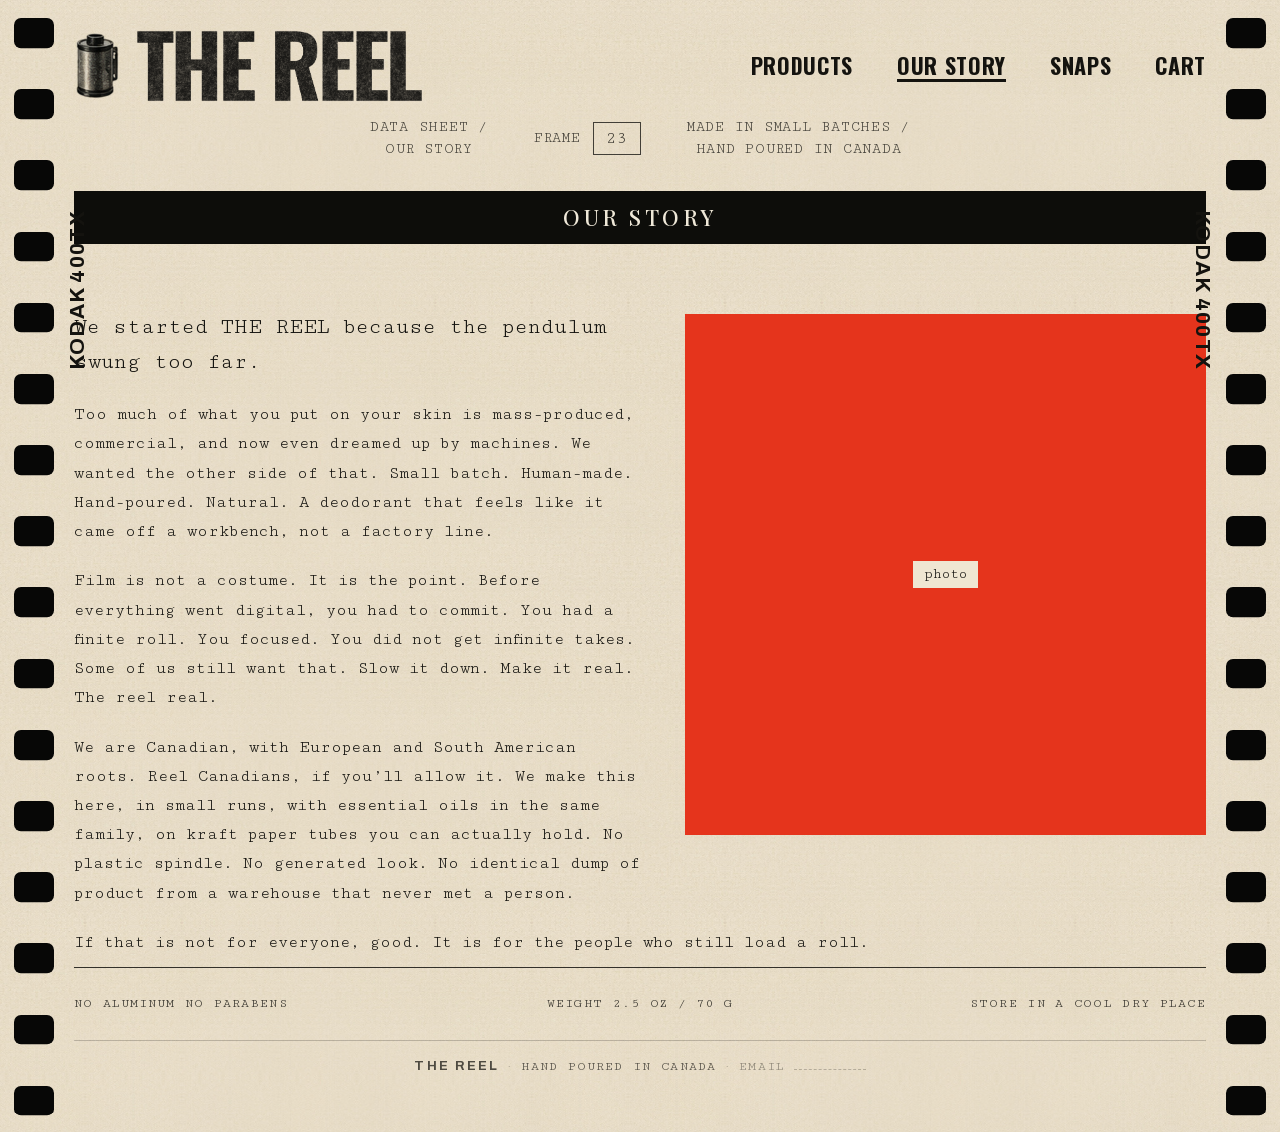
<file: v2/story/index.html>
<!DOCTYPE html><html lang="en" class="bebas_neue_b8f4846b-module__jHlCya__variable special_elite_6f3e2509-module__Dejxbq__variable ibm_plex_mono_f8e85f28-module__3MY45G__variable source_serif_4_f9cc12f4-module__qDQGWW__variable great_vibes_bb7c16a5-module__428pDq__variable oswald_a9b67b18-module__s5oQaG__variable h-full"><head><meta charSet="utf-8"/><meta name="viewport" content="width=device-width, initial-scale=1"/><link rel="preload" href="../../_next/static/media/2a65768255d6b625-s.p.3u4lli0-axodc.woff2" as="font" crossorigin="" type="font/woff2"/><link rel="preload" href="../../_next/static/media/65968dad6bcc3c8d-s.p.1z_yc9od1lq47.woff2" as="font" crossorigin="" type="font/woff2"/><link rel="preload" href="../../_next/static/media/68d403cf9f2c68c5-s.p.20at88_q9f_kt.woff2" as="font" crossorigin="" type="font/woff2"/><link rel="preload" href="../../_next/static/media/6ad1cda2f16975ee-s.p.2j22bd4n1tlhh.woff2" as="font" crossorigin="" type="font/woff2"/><link rel="preload" href="../../_next/static/media/748b8b5301d2bdb2-s.p.1zvx97hkh1y6p.woff2" as="font" crossorigin="" type="font/woff2"/><link rel="preload" href="../../_next/static/media/865ebb0858aabaeb-s.p.1l_7mdrlrpxcx.woff2" as="font" crossorigin="" type="font/woff2"/><link rel="preload" href="../../_next/static/media/99e609270109b47d-s.p.40sczeszzbjw1.woff2" as="font" crossorigin="" type="font/woff2"/><link rel="preload" href="../../_next/static/media/b3af4880bb42b569-s.p.4017pp9a-skyd.woff2" as="font" crossorigin="" type="font/woff2"/><link rel="preload" href="../../_next/static/media/effe91970fc4db64-s.p.0oace-s_gkfks.woff2" as="font" crossorigin="" type="font/woff2"/><link rel="preload" href="../../_next/static/media/f48d461c03e0a8ec-s.p.3rqg0w444aekk.woff2" as="font" crossorigin="" type="font/woff2"/><link rel="preload" href="../../_next/static/media/fabcf92ba1ccea36-s.p.1w_qz2ahumqmz.woff2" as="font" crossorigin="" type="font/woff2"/><link rel="preload" href="../../v2/canister.png" as="image"/><link rel="preload" href="../../v2/the-reel.png" as="image"/><link rel="stylesheet" href="../../_next/static/chunks/2ru7keqebpage.css" data-precedence="next"/><link rel="stylesheet" href="../../_next/static/chunks/3q_4g8tkmkp5w.css" data-precedence="next"/><link rel="preload" as="script" fetchPriority="low" href="../../_next/static/chunks/310vm2bl3xxpt.js"/><script src="../../_next/static/chunks/19mx3mg6lkumu.js" async=""></script><script src="../../_next/static/chunks/1mh6a-0e61pyc.js" async=""></script><script src="../../_next/static/chunks/2-rtuqsgzmno4.js" async=""></script><script src="../../_next/static/chunks/turbopack-30koqklv8_-oi.js" async=""></script><script src="../../_next/static/chunks/0sqnrvy6o3n7j.js" async=""></script><script src="../../_next/static/chunks/2htff2xm9dsp4.js" async=""></script><script src="../../_next/static/chunks/1uj7n1n70s1ai.js" async=""></script><title>Our Story — THE REEL</title><meta name="description" content="We started THE REEL because the pendulum swung too far. Small batch. Human-made. Hand-poured. Canadian."/><meta property="og:title" content="THE REEL"/><meta property="og:description" content="We started THE REEL because the pendulum swung too far. Small batch. Human-made. Hand-poured. Canadian."/><meta name="twitter:card" content="summary"/><meta name="twitter:title" content="THE REEL"/><meta name="twitter:description" content="We started THE REEL because the pendulum swung too far. Small batch. Human-made. Hand-poured. Canadian."/><link rel="icon" href="../../favicon.ico" sizes="256x256" type="image/x-icon"/><link rel="icon" href="../../icon.svg" sizes="any" type="image/svg+xml"/><meta name="next-size-adjust" content=""/><script src="../../_next/static/chunks/0cz1d0mv5g_q7.js" noModule=""></script></head><body class="paper relative z-0 min-h-full text-ink antialiased"><div hidden=""><!--$--><!--/$--></div><div class="grain-layer" aria-hidden="true"></div><div class="relative z-10"><div class="oswald_d2028193-module__L__zXa__variable archivo_fa7e81d3-module__QoOc6G__variable cutive_mono_df865a86-module__DZyASa__variable playfair_display_1c5dc8b3-module__MXYSjq__variable"><div class="v2p"><div class="v2p-edge v2p-edge-left" aria-hidden="true"></div><div class="v2p-edge v2p-edge-right" aria-hidden="true"></div><span class="v2p-railtype v2p-railtype-left" aria-hidden="true">KODAK 400TX</span><span class="v2p-railtype v2p-railtype-right" aria-hidden="true">KODAK 400TX</span><div class="v2p-inner"><header class="v2p-head"><a class="v2p-brand" aria-label="THE REEL" href="../../index.html"><img src="../../v2/canister.png" alt="" class="v2p-canister"/><img src="../../v2/the-reel.png" alt="THE REEL" class="v2p-wordmark"/></a><div class="v2mnav"><button type="button" class="v2mnav-btn" aria-expanded="false" aria-controls="v2-mobile-menu" aria-label="Open menu"><span></span><span></span><span></span></button></div><nav class="v2p-nav" aria-label="Primary"><ul><li><a href="../../index.html">Products</a></li><li><a aria-current="page" href="../../v2/story/index.html">Our Story</a></li><li><a href="../../v2/snaps/index.html">Snaps</a></li><li><a href="../../v2/cart/index.html">Cart</a></li></ul></nav></header><div class="v2p-strap"><p>Data sheet /<br/>Our Story</p><p class="v2p-strap-frame"><span>Frame</span><span class="v2p-frameno">23</span></p><p>Made in small batches /<br/>Hand poured in Canada</p></div><h2 class="v2p-plate">Our Story</h2><main class="v2p-body"><div class="v2p-wrap"><figure class="v2p-wrapshot v2p-wrapshot-right"><div class="v2p-square v2p-shot" role="img" aria-label="Photo to come"><span class="v2p-shot-tag">photo</span></div></figure><p class="v2p-lede">We started THE REEL because the pendulum swung too far.</p><p>Too much of what you put on your skin is mass-produced, commercial, and now even dreamed up by machines. We wanted the other side of that. Small batch. Human-made. Hand-poured. Natural. A deodorant that feels like it came off a workbench, not a factory line.</p><p>Film is not a costume. It is the point. Before everything went digital, you had to commit. You had a finite roll. You focused. You did not get infinite takes. Some of us still want that. Slow it down. Make it real. The reel real.</p><p>We are Canadian, with European and South American roots. Reel Canadians, if you’ll allow it. We make this here, in small runs, with essential oils in the same family, on kraft paper tubes you can actually hold. No plastic spindle. No generated look. No identical dump of product from a warehouse that never met a person.</p><p>If that is not for everyone, good. It is for the people who still load a roll.</p></div></main><footer class="v2p-foot"><div class="v2p-foot-specs"><p>No aluminum no parabens</p><p>Weight 2.5 oz / 70 g</p><p>Store in a cool dry place</p></div><p class="v2-contact"><span class="v2-contact-brand">The Reel</span><span class="v2-contact-dot" aria-hidden="true">·</span><span>Hand poured in Canada</span><span class="v2-contact-dot" aria-hidden="true">·</span><span class="v2-contact-email">Email <span class="v2-contact-slot" aria-hidden="true"></span></span></p></footer></div></div><!--$--><!--/$--></div></div><script src="../../_next/static/chunks/310vm2bl3xxpt.js" id="_R_" async=""></script><script>(self.__next_f=self.__next_f||[]).push([0])</script><script>self.__next_f.push([1,"1:\"$Sreact.fragment\"\n2:I[45004,[\"../../_next/static/chunks/0sqnrvy6o3n7j.js\"],\"CartProvider\"]\n3:I[39756,[\"../../_next/static/chunks/0sqnrvy6o3n7j.js\"],\"default\"]\n4:I[37457,[\"../../_next/static/chunks/0sqnrvy6o3n7j.js\"],\"default\"]\n5:I[22016,[\"../../_next/static/chunks/0sqnrvy6o3n7j.js\",\"../../_next/static/chunks/2htff2xm9dsp4.js\"],\"\"]\n6:I[70079,[\"../../_next/static/chunks/0sqnrvy6o3n7j.js\",\"../../_next/static/chunks/1uj7n1n70s1ai.js\"],\"CartLink\"]\n12:I[68027,[\"../../_next/static/chunks/0sqnrvy6o3n7j.js\"],\"default\",1]\n:HL[\"../../_next/static/chunks/2ru7keqebpage.css\",\"style\"]\n:HL[\"../../_next/static/chunks/3q_4g8tkmkp5w.css\",\"style\"]\n:HL[\"../../_next/static/media/2a65768255d6b625-s.p.3u4lli0-axodc.woff2\",\"font\",{\"crossOrigin\":\"\",\"type\":\"font/woff2\"}]\n:HL[\"../../_next/static/media/65968dad6bcc3c8d-s.p.1z_yc9od1lq47.woff2\",\"font\",{\"crossOrigin\":\"\",\"type\":\"font/woff2\"}]\n:HL[\"../../_next/static/media/68d403cf9f2c68c5-s.p.20at88_q9f_kt.woff2\",\"font\",{\"crossOrigin\":\"\",\"type\":\"font/woff2\"}]\n:HL[\"../../_next/static/media/6ad1cda2f16975ee-s.p.2j22bd4n1tlhh.woff2\",\"font\",{\"crossOrigin\":\"\",\"type\":\"font/woff2\"}]\n:HL[\"../../_next/static/media/748b8b5301d2bdb2-s.p.1zvx97hkh1y6p.woff2\",\"font\",{\"crossOrigin\":\"\",\"type\":\"font/woff2\"}]\n:HL[\"../../_next/static/media/865ebb0858aabaeb-s.p.1l_7mdrlrpxcx.woff2\",\"font\",{\"crossOrigin\":\"\",\"type\":\"font/woff2\"}]\n:HL[\"../../_next/static/media/99e609270109b47d-s.p.40sczeszzbjw1.woff2\",\"font\",{\"crossOrigin\":\"\",\"type\":\"font/woff2\"}]\n:HL[\"../../_next/static/media/b3af4880bb42b569-s.p.4017pp9a-skyd.woff2\",\"font\",{\"crossOrigin\":\"\",\"type\":\"font/woff2\"}]\n:HL[\"../../_next/static/media/effe91970fc4db64-s.p.0oace-s_gkfks.woff2\",\"font\",{\"crossOrigin\":\"\",\"type\":\"font/woff2\"}]\n:HL[\"../../_next/static/media/f48d461c03e0a8ec-s.p.3rqg0w444aekk.woff2\",\"font\",{\"crossOrigin\":\"\",\"type\":\"font/woff2\"}]\n:HL[\"../../_next/static/media/fabcf92ba1ccea36-s.p.1w_qz2ahumqmz.woff2\",\"font\",{\"crossOrigin\":\"\",\"type\":\"font/woff2\"}]\n10:X\n0:{\"P\":null,\"c\":[\"\",\"v2\",\"story\"],\"q\":\"\",\"i\":false,\"f\":[[[\"\",{\"children\":[\"v2\",{\"children\":[\"story\",{\"children\":[\"__PAGE__\",{},\"$undefined\",\"$undefined\",4608]},\"$undefined\",\"$undefined\",4608]},\"$undefined\",\"$undefined\",4608]},\"$undefined\",\"$undefined\",4624],[[\"$\",\"$1\",\"c\",{\"children\":[[[\"$\",\"link\",\"0\",{\"rel\":\"stylesheet\",\"href\":\"../../_next/static/chunks/2ru7keqebpage.css\",\"precedence\":\"next\",\"crossOrigin\":\"$undefined\",\"nonce\":\"$undefined\"}],[\"$\",\"script\",\"script-0\",{\"src\":\"../../_next/static/chunks/0sqnrvy6o3n7j.js\",\"async\":true,\"nonce\":\"$undefined\"}]],[\"$\",\"html\",null,{\"lang\":\"en\",\"className\":\"bebas_neue_b8f4846b-module__jHlCya__variable special_elite_6f3e2509-module__Dejxbq__variable ibm_plex_mono_f8e85f28-module__3MY45G__variable source_serif_4_f9cc12f4-module__qDQGWW__variable great_vibes_bb7c16a5-module__428pDq__variable oswald_a9b67b18-module__s5oQaG__variable h-full\",\"children\":[\"$\",\"body\",null,{\"className\":\"paper relative z-0 min-h-full text-ink antialiased\",\"children\":[[\"$\",\"div\",null,{\"className\":\"grain-layer\",\"aria-hidden\":\"true\"}],[\"$\",\"div\",null,{\"className\":\"relative z-10\",\"children\":[\"$\",\"$L2\",null,{\"children\":[\"$\",\"$L3\",null,{\"parallelRouterKey\":\"children\",\"error\":\"$undefined\",\"errorStyles\":\"$undefined\",\"errorScripts\":\"$undefined\",\"template\":[\"$\",\"$L4\",null,{}],\"templateStyles\":\"$undefined\",\"templateScripts\":\"$undefined\",\"notFound\":[[\"$\",\"div\",null,{\"className\":\"relative flex min-h-screen w-full bg-transparent\",\"children\":[[\"$\",\"aside\",null,{\"aria-hidden\":\"true\",\"className\":\"side-perfs relative flex w-12 shrink-0 bg-transparent text-ink sm:w-16 md:w-[4.75rem]\",\"children\":[[\"$\",\"div\",null,{\"className\":\"page-perfs\",\"aria-hidden\":\"true\"}],[\"$\",\"div\",null,{\"className\":\"flex min-w-0 flex-1 flex-col items-center justify-evenly py-10\",\"children\":[[\"$\",\"span\",\"KODAK 400TX\",{\"className\":\"font-mono text-[8px] uppercase leading-none tracking-[0.28em] text-ink sm:text-[9px] md:text-[10px]\",\"style\":{\"writingMode\":\"vertical-rl\",\"transform\":\"rotate(180deg)\"},\"children\":\"KODAK 400TX\"}],[\"$\",\"span\",\"23\",{\"className\":\"font-mono text-[8px] uppercase leading-none tracking-[0.28em] text-ink sm:text-[9px] md:text-[10px]\",\"style\":{\"writingMode\":\"vertical-rl\",\"transform\":\"rotate(180deg)\"},\"children\":\"23\"}],[\"$\",\"span\",\"→ 23A\",{\"className\":\"font-mono text-[8px] uppercase leading-none tracking-[0.28em] text-ink sm:text-[9px] md:text-[10px]\",\"style\":{\"writingMode\":\"vertical-rl\",\"transform\":\"rotate(180deg)\"},\"children\":\"→ 23A\"}],[\"$\",\"span\",\"24\",{\"className\":\"font-mono text-[8px] uppercase leading-none tracking-[0.28em] text-ink sm:text-[9px] md:text-[10px]\",\"style\":{\"writingMode\":\"vertical-rl\",\"transform\":\"rotate(180deg)\"},\"children\":\"24\"}]]}]]}],[\"$\",\"div\",null,{\"className\":\"relative min-w-0 flex-1\",\"children\":[\"$\",\"div\",null,{\"className\":\"relative mx-auto flex min-h-screen max-w-6xl flex-col px-4 py-5 md:px-8 md:py-8\",\"children\":[[\"$\",\"header\",null,{\"className\":\"border-b border-ink/80 pb-3\",\"children\":[[\"$\",\"nav\",null,{\"className\":\"hidden items-center justify-center md:flex\",\"aria-label\":\"Primary\",\"children\":[\"$\",\"ul\",null,{\"className\":\"flex items-center justify-center gap-8 font-mono text-[11px] uppercase tracking-[0.2em]\",\"children\":[[[\"$\",\"li\",\"/\",{\"children\":[\"$\",\"$L5\",null,{\"href\":\"/\",\"className\":\"underline underline-offset-4\",\"children\":\"Products\"}]}],[\"$\",\"li\",\"/ingredients\",{\"children\":[\"$\",\"$L5\",null,{\"href\":\"/ingredients\",\"className\":\"hover:underline underline-offset-4\",\"children\":\"Ingredients\"}]}],[\"$\",\"li\",\"/story\",{\"children\":[\"$\",\"$L5\",null,{\"href\":\"/story\",\"className\":\"hover:underline underline-offset-4\",\"children\":\"Our Story\"}]}],[\"$\",\"li\",\"/snaps\",{\"children\":[\"$\",\"$L5\",null,{\"href\":\"/snaps\",\"className\":\"hover:underline underline-offset-4\",\"children\":\"Snaps\"}]}]],[\"$\",\"li\",null,{\"children\":[\"$\",\"$L6\",null,{\"className\":\"hover:underline underline-offset-4\"}]}]]}]}],[\"$\",\"details\",null,{\"className\":\"mobile-nav group md:hidden\",\"children\":[[\"$\",\"summary\",null,{\"className\":\"flex cursor-pointer list-none items-center justify-between gap-4 [\u0026::-webkit-details-marker]:hidden\",\"children\":[[\"$\",\"span\",null,{\"className\":\"font-mono text-[11px] uppercase tracking-[0.2em]\",\"children\":\"Menu\"}],[\"$\",\"span\",null,{\"className\":\"flex h-11 w-11 items-center justify-center\",\"aria-hidden\":\"true\",\"children\":[[\"$\",\"span\",null,{\"className\":\"flex flex-col gap-1.5 group-open:hidden\",\"children\":[[\"$\",\"span\",null,{\"className\":\"block h-px w-6 bg-ink\"}],[\"$\",\"span\",null,{\"className\":\"block h-px w-6 bg-ink\"}],\"$L7\"]}],\"$L8\"]}]]}],\"$L9\"]}]]}],\"$La\",\"$Lb\",null]}]}],\"$Lc\"]}],[]],\"forbidden\":\"$undefined\",\"unauthorized\":\"$undefined\"}]}]}]]}]}]]}],{\"children\":[\"$Ld\",{\"children\":[\"$Le\",{\"children\":[\"$Lf\",{},null,false,null]},null,false,\"$10\"]},null,false,null]},null,false,null],\"$L11\",false]],\"m\":\"$undefined\",\"G\":[\"$12\",[\"$L13\"]],\"S\":true,\"h\":null,\"r\":\"$undefined\",\"s\":\"$undefined\",\"a\":\"$undefined\",\"l\":\"$undefined\",\"p\":\"$undefined\",\"d\":\"$undefined\",\"b\":\"ZWwWkqouPVoCHxQ8FDJj6\"}\n14:I[65620,[\"../../_next/static/chunks/0sqnrvy6o3n7j.js\",\"../../_next/static/chunks/2htff2xm9dsp4.js\"],\"V2MobileNav\"]\n18:I[97367,[\"../../_next/static/chunks/0sqnrvy6o3n7j.js\"],\"ViewportBoundary\"]\n1a:I[97367,[\"../../_next/static/chunks/0sqnrvy6o3n7j.js\"],\"MetadataBoundary\"]\n1b:\"$Sreact.suspense\"\n:HL[\"../../v2/canister.png\",\"image\"]\n:HL[\"../../v2/the-reel.png\",\"image\"]\n7:[\"$\",\"span\",null,{\"className\":\"block h-px w-6 bg-ink\"}]\n8:[\"$\",\"span\",null,{\"className\":\"hidden font-mono text-lg leading-none group-open:block\",\"children\":\"×\"}]\n9:[\"$\",\"ul\",null,{\"className\":\"mt-4 flex flex-col items-center gap-3 border-t border-ink/40 pt-4 font-mono text-sm uppercase tracking-[0.18em]\",\"children\":[[[\"$\",\"li\",\"/\",{\"children\":[\"$\",\"$L5\",null,{\"href\":\"/\",\"children\":\"Products\"}]}],[\"$\",\"li\",\"/ingredients\",{\"children\":[\"$\",\"$L5\",null,{\"href\":\"/ingredients\",\"children\":\"Ingredients\"}]}],[\"$\",\"li\",\"/story\",{\"children\":[\"$\",\"$L5\",null,{\"href\":\"/story\",\"children\":\"Our Story\"}]}],[\"$\",\"li\",\"/snaps\",{\"children\":[\"$\",\"$L5\",null,{\"href\":\"/snaps\",\"children\":\"Snaps\"}]}]],[\"$\",\"li\",null,{\"children\":[\"$\",\"$L6\",null,{\"className\":\"\"}]}]]}]\na:[\"$\",\"header\",null,{\"className\":\"mt-8 grid items-start gap-6 border-b border-ink pb-8 md:mt-10 md:grid-cols-[1fr_auto_1fr]\",\"children\":[[\"$\",\"div\",null,{\"className\":\"hidden font-type text-[11px] uppercase leading-5 tracking-[0.12em] md:block\",\"children\":[\"$\",\"p\",null,{\"children\":\"Data Sheet / Natural Deodorant\"}]}],[\"$\",\"div\",null,{\"className\":\"flex justify-center\",\"children\":[\"$\",\"span\",null,{\"className\":\"inline-flex items-baseline justify-center font-display letterpress text-[clamp(4.125rem,16.5vw,10.5rem)] leading-[0.82] tracking-[0.02em] items-center text-center\",\"children\":\"THE REEL\"}]}],[\"$\",\"div\",null,{\"className\":\"hidden text-right font-mono text-[10px] uppercase leading-5 tracking-[0.16em] md:block\",\"children\":[[\"$\",\"p\",null,{\"children\":\"Made in small batches\"}],[\"$\",\"p\",null,{\"children\":\"Hand poured in Canada\"}]]}]]}]\nb:[\"$\",\"div\",null,{\"className\":\"flex-1\",\"children\":[\"$\",\"div\",null,{\"className\":\"flex flex-col items-center justify-center py-20 text-center\",\"children\":[[\"$\",\"p\",null,{\"className\":\"font-display letterpress text-6xl\",\"children\":\"FRAME 404\"}],[\"$\",\"p\",null,{\"className\":\"mt-4 font-type\",\"children\":\"This exposure never made the contact sheet.\"}],[\"$\",\"$L5\",null,{\"href\":\"/\",\"className\":\"mt-8 font-mono text-[11px] uppercase tracking-[0.18em] underline underline-offset-4\",\"children\":\"Back to products\"}]]}]}]\nc:[\"$\",\"aside\",null,{\"aria-hidden\":\"true\",\"className\":\"side-perfs relative flex w-12 shrink-0 bg-transparent text-ink sm:w-16 md:w-[4.75rem]\",\"children\":[[\"$\",\"div\",null,{\"className\":\"flex min-w-0 flex-1 flex-col items-center justify-evenly py-10\",\"children\":[[\"$\",\"span\",\"KODAK 400TX\",{\"className\":\"font-mono text-[8px] uppercase leading-none tracking-[0.28em] text-ink sm:text-[9px] md:text-[10px]\",\"style\":{\"writingMode\":\"vertical-rl\",\"transform\":\"$undefined\"},\"children\":\"KODAK 400TX\"}],[\"$\",\"span\",\"24\",{\"className\":\"font-mono text-[8px] uppercase leading-none tracking-[0.28em] text-ink sm:text-[9px] md:text-[10px]\",\"style\":{\"writingMode\":\"vertical-rl\",\"transform\":\"$undefined\"},\"children\":\"24\"}],[\"$\",\"span\",\"← 24A\",{\"className\":\"font-mono text-[8px] uppercase leading-none tracking-[0.28em] text-ink sm:text-[9px] md:text-[10px]\",\"style\":{\"writingMode\":\"vertical-rl\",\"transform\":\"$undefined\"},\"children\":\"← 24A\"}],[\"$\",\"span\",\"23\",{\"className\":\"font-mono text-[8px] uppercase leading-none tracking-[0.28em] text-ink sm:text-[9px] md:text-[10px]\",\"style\":{\"writingMode\":\"vertical-rl\",\"transform\":\"$undefined\"},\"children\":\"23\"}]]}],[\"$\",\"div\",null,{\"className\":\"page-perfs\",\"aria-hidden\":\"true\"}]]}]\nd:[\"$\",\"$1\",\"c\",{\"children\":[[[\"$\",\"link\",\"0\",{\"rel\":\"stylesheet\",\"href\":\"../../_next/static/chunks/3q_4g8tkmkp5w.css\",\"precedence\":\"next\",\"crossOrigin\":\"$undefined\",\"nonce\":\"$undefined\"}]],[\"$\",\"div\",null,{\"className\":\"oswald_d2028193-module__L__zXa__variable archivo_fa7e81d3-module__QoOc6G__variable cutive_mono_df865a86-module__DZyASa__variable playfair_display_1c5dc8b3-module__MXYSjq__variable\",\"children\":[\"$\",\"$L3\",null,{\"parallelRouterKey\":\"children\",\"error\":\"$undefined\",\"errorStyles\":\"$undefined\",\"errorScripts\":\"$undefined\",\"template\":[\"$\",\"$L4\",null,{}],\"templateStyles\":\"$undefined\",\"templateScripts\":\"$undefined\",\"notFound\":\"$undefined\",\"forbidden\":\"$undefined\",\"unauthorized\":\"$undefined\"}]}]]}]\ne:[\"$\",\"$1\",\"c\",{\"children\":[null,[\"$\",\"$L3\",null,{\"parallelRouterKey\":\"children\",\"error\":\"$undefined\",\"errorStyles\":\"$undefined\",\"errorScripts\":\"$undefined\",\"template\":[\"$\",\"$L4\",null,{}],\"templateStyles\":\"$undefined\",\"templateScripts\":\"$undefined\",\"notFound\":\"$undefined\",\"forbidden\":\"$undefined\",\"unauthorized\":\"$undefined\"}]]}]\nf:[\"$\",\"$1\",\"c\",{\"children\":[[\"$\",\"div\",null,{\"className\":\"v2p\",\"children\":[[[\"$\",\"div\",null,{\"className\":\"v2p-edge v2p-edge-left\",\"aria-hidden\":\"true\"}],[\"$\",\"div\",null,{\"className\":\"v2p-edge v2p-edge-right\",\"aria-hidden\":\"true\"}],[\"$\",\"span\",null,{\"className\":\"v2p-railtype v2p-railtype-left\",\"aria-hidden\":\"true\",\"children\":\"KODAK 400TX\"}],[\"$\",\"span\",null,{\"className\":\"v2p-railtype v2p-railtype-right\",\"aria-hidden\":\"true\",\"children\":\"KODAK 400TX\"}]],[\"$\",\"div\",null,{\"className\":\"v2p-inner\",\"children\":[[\"$\",\"header\",null,{\"className\":\"v2p-head\",\"children\":[[\"$\",\"$L5\",null,{\"href\":\"../../index.html\",\"className\":\"v2p-brand\",\"aria-label\":\"THE REEL\",\"children\":[[\"$\",\"img\",null,{\"src\":\"../../v2/canister.png\",\"alt\":\"\",\"className\":\"v2p-canister\"}],[\"$\",\"img\",null,{\"src\":\"../../v2/the-reel.png\",\"alt\":\"THE REEL\",\"className\":\"v2p-wordmark\"}]]}],[\"$\",\"$L14\",null,{\"active\":\"../../v2/story/index.html\"}],[\"$\",\"nav\",null,{\"className\":\"v2p-nav\",\"aria-label\":\"Primary\",\"children\":[\"$\",\"ul\",null,{\"children\":[[\"$\",\"li\",\"Products\",{\"children\":[\"$\",\"$L5\",null,{\"href\":\"../../index.html\",\"aria-current\":\"$undefined\",\"children\":\"Products\"}]}],[\"$\",\"li\",\"Our Story\",{\"children\":[\"$\",\"$L5\",null,{\"href\":\"../../v2/story/index.html\",\"aria-current\":\"page\",\"children\":\"Our Story\"}]}],[\"$\",\"li\",\"Snaps\",{\"children\":[\"$\",\"$L5\",null,{\"href\":\"../../v2/snaps/index.html\",\"aria-current\":\"$undefined\",\"children\":\"Snaps\"}]}],[\"$\",\"li\",\"Cart\",{\"children\":[\"$\",\"$L5\",null,{\"href\":\"../../v2/cart/index.html\",\"aria-current\":\"$undefined\",\"children\":\"Cart\"}]}]]}]}]]}],[\"$\",\"div\",null,{\"className\":\"v2p-strap\",\"children\":[[\"$\",\"p\",null,{\"children\":[\"Data sheet /\",[\"$\",\"br\",null,{}],\"Our Story\"]}],[\"$\",\"p\",null,{\"className\":\"v2p-strap-frame\",\"children\":[[\"$\",\"span\",null,{\"children\":\"Frame\"}],[\"$\",\"span\",null,{\"className\":\"v2p-frameno\",\"children\":\"23\"}]]}],[\"$\",\"p\",null,{\"children\":[\"Made in small batches /\",[\"$\",\"br\",null,{}],\"Hand poured in Canada\"]}]]}],[\"$\",\"h2\",null,{\"className\":\"v2p-plate\",\"children\":\"Our Story\"}],[\"$\",\"main\",null,{\"className\":\"v2p-body\",\"children\":[\"$\",\"div\",null,{\"className\":\"v2p-wrap\",\"children\":[[\"$\",\"figure\",null,{\"className\":\"v2p-wrapshot v2p-wrapshot-right\",\"children\":[\"$\",\"div\",null,{\"className\":\"v2p-square v2p-shot\",\"role\":\"img\",\"aria-label\":\"Photo to come\",\"children\":[\"$\",\"span\",null,{\"className\":\"v2p-shot-tag\",\"children\":\"photo\"}]}]}],[\"$\",\"p\",null,{\"className\":\"v2p-lede\",\"children\":\"We started THE REEL because the pendulum swung too far.\"}],[[\"$\",\"p\",\"Too much of what you put on your skin is mass-produced, commercial, and now even dreamed up by machines. We wanted the other side of that. Small batch. Human-made. Hand-poured. Natural. A deodorant that feels like it came off a workbench, not a factory line.\",{\"children\":\"Too much of what you put on your skin is mass-produced, commercial, and now even dreamed up by machines. We wanted the other side of that. Small batch. Human-made. Hand-poured. Natural. A deodorant that feels like it came off a workbench, not a factory line.\"}],[\"$\",\"p\",\"Film is not a costume. It is the point. Before everything went digital, you had to commit. You had a finite roll. You focused. You did not get infinite takes. Some of us still want that. Slow it down. Make it real. The reel real.\",{\"children\":\"Film is not a costume. It is the point. Before everything went digital, you had to commit. You had a finite roll. You focused. You did not get infinite takes. Some of us still want that. Slow it down. Make it real. The reel real.\"}],[\"$\",\"p\",\"We are Canadian, with European and South American roots. Reel Canadians, if you’ll allow it. We make this here, in small runs, with essential oils in the same family, on kraft paper tubes you can actually hold. No plastic spindle. No generated look. No identical dump of product from a warehouse that never met a person.\",{\"children\":\"We are Canadian, with European and South American roots. Reel Canadians, if you’ll allow it. We make this here, in small runs, with essential oils in the same family, on kraft paper tubes you can actually hold. No plastic spindle. No generated look. No identical dump of product from a warehouse that never met a person.\"}],[\"$\",\"p\",\"If that is not for everyone, good. It is for the people who still load a roll.\",{\"children\":\"If that is not for everyone, good. It is for the people who still load a roll.\"}]]]}]}],\"$L15\"]}]]}],[\"$L16\"],\"$L17\"]}]\n11:[\"$\",\"$1\",\"h\",{\"children\":[null,[\"$\",\"$L18\",null,{\"children\":\"$L19\"}],[\"$\",\"div\",null,{\"hidden\":true,\"children\":[\"$\",\"$L1a\",null,{\"children\":[\"$\",\"$1b\",null,{\"name\":\"Next.Metadata\",\"children\":\"$L1c\"}]}]}],[\"$\",\"meta\",null,{\"name\":\"next-size-adjust\",\"content\":\"\"}]]}]\n13:[\"$\",\"link\",\"0\",{\"rel\":\"stylesheet\",\"href\":\"../../_next/static/chunks/2ru7keqebpage.css\",\"precedence\":\"next\",\"crossOrigin\":\"$undefined\",\"nonce\":\"$undefined\"}]\n1d:I[97367,[\"../../_next/static/chunks/0sqnrvy6o3n7j.js\"],\"OutletBoundary\"]\n10:C\n15:[\"$\",\"footer\",null,{\"className\":\"v2p-foot\",\"children\":[[\"$\",\"div\",null,{\"className\":\"v2p-foot-specs\",\"children\":[[\"$\",\"p\",null,{\"children\":\"No aluminum no parabens\"}],[\"$\",\"p\",null,{\"children\":\"Weight 2.5 oz / 70 g\"}],[\"$\",\"p\",null,{\"children\":\"Store in a cool dry place\"}]]}],[\"$\",\"p\",null,{\"className\":\"v2-contact\",\"children\":[[\"$\",\"span\",null,{\"className\":\"v2-contact-brand\",\"children\":\"The Reel\"}],[\"$\",\"span\",null,{\"className\":\"v2-contact-dot\",\"aria-hidden\":\"true\",\"children\":\"·\"}],[\"$\",\"span\",null,{\"children\":\"Hand poured in Canada\"}],[\"$\",\"span\",null,{\"className\":\"v2-contact-dot\",\"aria-hidden\":\"true\",\"children\":\"·\"}],[\"$\",\"span\",null,{\"className\":\"v2-contact-email\",\"children\":[\"Email \",[\"$\",\"span\",null,{\"className\":\"v2-contact-slot\",\"aria-hidden\":\"true\"}]]}]]}]]}]\n16:[\"$\",\"script\",\"script-0\",{\"src\":\"../../_next/static/chunks/2htff2xm9dsp4.js\",\"async\":true,\"nonce\":\"$undefined\"}]\n17:[\"$\",\"$L1d\",null,{\"children\":[\"$\",\"$1b\",null,{\"name\":\"Next.MetadataOutlet\",\"children\":\"$@1e\"}]}]\n19:[[\"$\",\"meta\",\"0\",{\"charSet\":\"utf-8\"}],[\"$\",\"meta\",\"1\",{\"name\":\"viewport\",\"content\":\"width=device-width, initial-scale=1\"}]]\n1f:I[27201,[\"../../_next/static/chunks/0sqnrvy6o3n7j.js\"],\"IconMark\"]\n1c:[[\"$\",\"title\",\"0\",{\"children\":\"Our Story — THE REEL\"}],[\"$\",\"meta\",\"1\",{\"name\":\"description\",\"content\":\"We started THE REEL because the pendulum swung too far. Small batch. Human-made. Hand-poured. Canadian.\"}],[\"$\",\"meta\",\"2\",{\"property\":\"og:title\",\"content\":\"THE REEL\"}],[\"$\",\"meta\",\"3\",{\"property\":\"og:description\",\"content\":\"We started THE REEL because the pendulum swung too far. Small batch. Human-made. Hand-poured. Canadian.\"}],[\"$\",\"meta\",\"4\",{\"name\":\"twitter:card\",\"content\":\"summary\"}],[\"$\",\"meta\",\"5\",{\"name\":\"twitter:title\",\"content\":\"THE REEL\"}],[\"$\",\"meta\",\"6\",{\"name\":\"twitter:description\",\"content\":\"We started THE REEL because the pendulum swung too far. Small batch. Human-made. Hand-poured. Canadian.\"}],[\"$\",\"link\",\"7\",{\"rel\":\"icon\",\"href\":\"../../favicon.ico\",\"sizes\":\"256x256\",\"type\":\"image/x-icon\"}],[\"$\",\"link\",\"8\",{\"rel\":\"icon\",\"href\":\"../../icon.svg\",\"sizes\":\"any\",\"type\":\"image/svg+xml\"}],[\"$\",\"$L1f\",\"9\",{}]]\n1e:null\n"])</script><script src="../../reel-cart.js" defer></script></body></html>
</file>
<file: _next/static/chunks/2ru7keqebpage.css>
@font-face{font-family:Bebas Neue;font-style:normal;font-weight:400;font-display:swap;src:url(../media/2039e8342bda6056-s.1hiu0hj9qpr9g.woff2)format("woff2");unicode-range:U+100-2BA,U+2BD-2C5,U+2C7-2CC,U+2CE-2D7,U+2DD-2FF,U+304,U+308,U+329,U+1D00-1DBF,U+1E00-1E9F,U+1EF2-1EFF,U+2020,U+20A0-20AB,U+20AD-20C0,U+2113,U+2C60-2C7F,U+A720-A7FF}@font-face{font-family:Bebas Neue;font-style:normal;font-weight:400;font-display:swap;src:url(../media/fabcf92ba1ccea36-s.p.1w_qz2ahumqmz.woff2)format("woff2");unicode-range:U+??,U+131,U+152-153,U+2BB-2BC,U+2C6,U+2DA,U+2DC,U+304,U+308,U+329,U+2000-206F,U+20AC,U+2122,U+2191,U+2193,U+2212,U+2215,U+FEFF,U+FFFD}@font-face{font-family:Bebas Neue Fallback;src:local(Arial);ascent-override:117.32%;descent-override:39.11%;line-gap-override:0.0%;size-adjust:76.72%}.bebas_neue_b8f4846b-module__jHlCya__className{font-family:Bebas Neue,Bebas Neue Fallback;font-style:normal;font-weight:400}.bebas_neue_b8f4846b-module__jHlCya__variable{--font-bebas:"Bebas Neue", "Bebas Neue Fallback"}
@font-face{font-family:Special Elite;font-style:normal;font-weight:400;font-display:swap;src:url(../media/09d59b9ec7493ab1-s.15_fawwn19qtj.woff2)format("woff2");unicode-range:U+100-2BA,U+2BD-2C5,U+2C7-2CC,U+2CE-2D7,U+2DD-2FF,U+304,U+308,U+329,U+1D00-1DBF,U+1E00-1E9F,U+1EF2-1EFF,U+2020,U+20A0-20AB,U+20AD-20C0,U+2113,U+2C60-2C7F,U+A720-A7FF}@font-face{font-family:Special Elite;font-style:normal;font-weight:400;font-display:swap;src:url(../media/748b8b5301d2bdb2-s.p.1zvx97hkh1y6p.woff2)format("woff2");unicode-range:U+??,U+131,U+152-153,U+2BB-2BC,U+2C6,U+2DA,U+2DC,U+304,U+308,U+329,U+2000-206F,U+20AC,U+2122,U+2191,U+2193,U+2212,U+2215,U+FEFF,U+FFFD}@font-face{font-family:Special Elite Fallback;src:local(Arial);ascent-override:60%;descent-override:25.33%;line-gap-override:0.0%;size-adjust:117.2%}.special_elite_6f3e2509-module__Dejxbq__className{font-family:Special Elite,Special Elite Fallback;font-style:normal;font-weight:400}.special_elite_6f3e2509-module__Dejxbq__variable{--font-elite:"Special Elite", "Special Elite Fallback"}
@font-face{font-family:IBM Plex Mono;font-style:normal;font-weight:400;font-display:swap;src:url(../media/e390973e931a41c5-s.0rgnxg2b64rzs.woff2)format("woff2");unicode-range:U+460-52F,U+1C80-1C8A,U+20B4,U+2DE0-2DFF,U+A640-A69F,U+FE2E-FE2F}@font-face{font-family:IBM Plex Mono;font-style:normal;font-weight:400;font-display:swap;src:url(../media/59b15b4bcd7b1eb5-s.2vemzm0itqzfy.woff2)format("woff2");unicode-range:U+301,U+400-45F,U+490-491,U+4B0-4B1,U+2116}@font-face{font-family:IBM Plex Mono;font-style:normal;font-weight:400;font-display:swap;src:url(../media/e532fa1b9921e1cd-s.3cb5lpr2l6xud.woff2)format("woff2");unicode-range:U+102-103,U+110-111,U+128-129,U+168-169,U+1A0-1A1,U+1AF-1B0,U+300-301,U+303-304,U+308-309,U+323,U+329,U+1EA0-1EF9,U+20AB}@font-face{font-family:IBM Plex Mono;font-style:normal;font-weight:400;font-display:swap;src:url(../media/2fe89d53234c61d4-s.1u30mmyq6lnsd.woff2)format("woff2");unicode-range:U+100-2BA,U+2BD-2C5,U+2C7-2CC,U+2CE-2D7,U+2DD-2FF,U+304,U+308,U+329,U+1D00-1DBF,U+1E00-1E9F,U+1EF2-1EFF,U+2020,U+20A0-20AB,U+20AD-20C0,U+2113,U+2C60-2C7F,U+A720-A7FF}@font-face{font-family:IBM Plex Mono;font-style:normal;font-weight:400;font-display:swap;src:url(../media/99e609270109b47d-s.p.40sczeszzbjw1.woff2)format("woff2");unicode-range:U+??,U+131,U+152-153,U+2BB-2BC,U+2C6,U+2DA,U+2DC,U+304,U+308,U+329,U+2000-206F,U+20AC,U+2122,U+2191,U+2193,U+2212,U+2215,U+FEFF,U+FFFD}@font-face{font-family:IBM Plex Mono;font-style:normal;font-weight:500;font-display:swap;src:url(../media/5e05ae5b48faa55e-s.1yd4_i3e35931.woff2)format("woff2");unicode-range:U+460-52F,U+1C80-1C8A,U+20B4,U+2DE0-2DFF,U+A640-A69F,U+FE2E-FE2F}@font-face{font-family:IBM Plex Mono;font-style:normal;font-weight:500;font-display:swap;src:url(../media/a7afbb44bec2bb18-s.1qc6dx89jd2qv.woff2)format("woff2");unicode-range:U+301,U+400-45F,U+490-491,U+4B0-4B1,U+2116}@font-face{font-family:IBM Plex Mono;font-style:normal;font-weight:500;font-display:swap;src:url(../media/02263ebadd758ea4-s.29yke99gs9qpn.woff2)format("woff2");unicode-range:U+102-103,U+110-111,U+128-129,U+168-169,U+1A0-1A1,U+1AF-1B0,U+300-301,U+303-304,U+308-309,U+323,U+329,U+1EA0-1EF9,U+20AB}@font-face{font-family:IBM Plex Mono;font-style:normal;font-weight:500;font-display:swap;src:url(../media/68757d6cddeff913-s.1i-sca43-qwng.woff2)format("woff2");unicode-range:U+100-2BA,U+2BD-2C5,U+2C7-2CC,U+2CE-2D7,U+2DD-2FF,U+304,U+308,U+329,U+1D00-1DBF,U+1E00-1E9F,U+1EF2-1EFF,U+2020,U+20A0-20AB,U+20AD-20C0,U+2113,U+2C60-2C7F,U+A720-A7FF}@font-face{font-family:IBM Plex Mono;font-style:normal;font-weight:500;font-display:swap;src:url(../media/effe91970fc4db64-s.p.0oace-s_gkfks.woff2)format("woff2");unicode-range:U+??,U+131,U+152-153,U+2BB-2BC,U+2C6,U+2DA,U+2DC,U+304,U+308,U+329,U+2000-206F,U+20AC,U+2122,U+2191,U+2193,U+2212,U+2215,U+FEFF,U+FFFD}@font-face{font-family:IBM Plex Mono Fallback;src:local(Arial);ascent-override:76.16%;descent-override:20.43%;line-gap-override:0.0%;size-adjust:134.59%}.ibm_plex_mono_f8e85f28-module__3MY45G__className{font-family:IBM Plex Mono,IBM Plex Mono Fallback;font-style:normal}.ibm_plex_mono_f8e85f28-module__3MY45G__variable{--font-ibm:"IBM Plex Mono", "IBM Plex Mono Fallback"}
@font-face{font-family:"Source Serif 4";font-style:normal;font-weight:400;font-display:swap;src:url(../media/20aee433927f7d4b-s.3x137p1ifayze.woff2)format("woff2");unicode-range:U+460-52F,U+1C80-1C8A,U+20B4,U+2DE0-2DFF,U+A640-A69F,U+FE2E-FE2F}@font-face{font-family:"Source Serif 4";font-style:normal;font-weight:400;font-display:swap;src:url(../media/256e1f7f180674ba-s.1x971o6gwfy6w.woff2)format("woff2");unicode-range:U+301,U+400-45F,U+490-491,U+4B0-4B1,U+2116}@font-face{font-family:"Source Serif 4";font-style:normal;font-weight:400;font-display:swap;src:url(../media/be3bf58b83159894-s.1ri8jgkzoo1l-.woff2)format("woff2");unicode-range:U+370-377,U+37A-37F,U+384-38A,U+38C,U+38E-3A1,U+3A3-3FF}@font-face{font-family:"Source Serif 4";font-style:normal;font-weight:400;font-display:swap;src:url(../media/753b6407f468151f-s.1veyi_qwtij86.woff2)format("woff2");unicode-range:U+102-103,U+110-111,U+128-129,U+168-169,U+1A0-1A1,U+1AF-1B0,U+300-301,U+303-304,U+308-309,U+323,U+329,U+1EA0-1EF9,U+20AB}@font-face{font-family:"Source Serif 4";font-style:normal;font-weight:400;font-display:swap;src:url(../media/292081311a6a8abc-s.1t-2a-g4m3ypx.woff2)format("woff2");unicode-range:U+100-2BA,U+2BD-2C5,U+2C7-2CC,U+2CE-2D7,U+2DD-2FF,U+304,U+308,U+329,U+1D00-1DBF,U+1E00-1E9F,U+1EF2-1EFF,U+2020,U+20A0-20AB,U+20AD-20C0,U+2113,U+2C60-2C7F,U+A720-A7FF}@font-face{font-family:"Source Serif 4";font-style:normal;font-weight:400;font-display:swap;src:url(../media/68d403cf9f2c68c5-s.p.20at88_q9f_kt.woff2)format("woff2");unicode-range:U+??,U+131,U+152-153,U+2BB-2BC,U+2C6,U+2DA,U+2DC,U+304,U+308,U+329,U+2000-206F,U+20AC,U+2122,U+2191,U+2193,U+2212,U+2215,U+FEFF,U+FFFD}@font-face{font-family:"Source Serif 4";font-style:normal;font-weight:600;font-display:swap;src:url(../media/20aee433927f7d4b-s.3x137p1ifayze.woff2)format("woff2");unicode-range:U+460-52F,U+1C80-1C8A,U+20B4,U+2DE0-2DFF,U+A640-A69F,U+FE2E-FE2F}@font-face{font-family:"Source Serif 4";font-style:normal;font-weight:600;font-display:swap;src:url(../media/256e1f7f180674ba-s.1x971o6gwfy6w.woff2)format("woff2");unicode-range:U+301,U+400-45F,U+490-491,U+4B0-4B1,U+2116}@font-face{font-family:"Source Serif 4";font-style:normal;font-weight:600;font-display:swap;src:url(../media/be3bf58b83159894-s.1ri8jgkzoo1l-.woff2)format("woff2");unicode-range:U+370-377,U+37A-37F,U+384-38A,U+38C,U+38E-3A1,U+3A3-3FF}@font-face{font-family:"Source Serif 4";font-style:normal;font-weight:600;font-display:swap;src:url(../media/753b6407f468151f-s.1veyi_qwtij86.woff2)format("woff2");unicode-range:U+102-103,U+110-111,U+128-129,U+168-169,U+1A0-1A1,U+1AF-1B0,U+300-301,U+303-304,U+308-309,U+323,U+329,U+1EA0-1EF9,U+20AB}@font-face{font-family:"Source Serif 4";font-style:normal;font-weight:600;font-display:swap;src:url(../media/292081311a6a8abc-s.1t-2a-g4m3ypx.woff2)format("woff2");unicode-range:U+100-2BA,U+2BD-2C5,U+2C7-2CC,U+2CE-2D7,U+2DD-2FF,U+304,U+308,U+329,U+1D00-1DBF,U+1E00-1E9F,U+1EF2-1EFF,U+2020,U+20A0-20AB,U+20AD-20C0,U+2113,U+2C60-2C7F,U+A720-A7FF}@font-face{font-family:"Source Serif 4";font-style:normal;font-weight:600;font-display:swap;src:url(../media/68d403cf9f2c68c5-s.p.20at88_q9f_kt.woff2)format("woff2");unicode-range:U+??,U+131,U+152-153,U+2BB-2BC,U+2C6,U+2DA,U+2DC,U+304,U+308,U+329,U+2000-206F,U+20AC,U+2122,U+2191,U+2193,U+2212,U+2215,U+FEFF,U+FFFD}@font-face{font-family:"Source Serif 4 Fallback";src:local(Times New Roman);ascent-override:87.87%;descent-override:28.41%;line-gap-override:0.0%;size-adjust:117.91%}.source_serif_4_f9cc12f4-module__qDQGWW__className{font-family:"Source Serif 4","Source Serif 4 Fallback";font-style:normal}.source_serif_4_f9cc12f4-module__qDQGWW__variable{--font-news:"Source Serif 4", "Source Serif 4 Fallback"}
@font-face{font-family:Great Vibes;font-style:normal;font-weight:400;font-display:swap;src:url(../media/a1e5f881e1ca6a9a-s.3r71i8beaaw7i.woff2)format("woff2");unicode-range:U+460-52F,U+1C80-1C8A,U+20B4,U+2DE0-2DFF,U+A640-A69F,U+FE2E-FE2F}@font-face{font-family:Great Vibes;font-style:normal;font-weight:400;font-display:swap;src:url(../media/2efc0c479abd2474-s.02-h3o5cqnryq.woff2)format("woff2");unicode-range:U+301,U+400-45F,U+490-491,U+4B0-4B1,U+2116}@font-face{font-family:Great Vibes;font-style:normal;font-weight:400;font-display:swap;src:url(../media/70963ccca14000df-s.3dxjtj6-bs-2c.woff2)format("woff2");unicode-range:U+1F??}@font-face{font-family:Great Vibes;font-style:normal;font-weight:400;font-display:swap;src:url(../media/9a146d0fd3ff96e4-s.3pzgmnk57caz1.woff2)format("woff2");unicode-range:U+102-103,U+110-111,U+128-129,U+168-169,U+1A0-1A1,U+1AF-1B0,U+300-301,U+303-304,U+308-309,U+323,U+329,U+1EA0-1EF9,U+20AB}@font-face{font-family:Great Vibes;font-style:normal;font-weight:400;font-display:swap;src:url(../media/0474ff9f7224a0da-s.0_mk8de7o781e.woff2)format("woff2");unicode-range:U+100-2BA,U+2BD-2C5,U+2C7-2CC,U+2CE-2D7,U+2DD-2FF,U+304,U+308,U+329,U+1D00-1DBF,U+1E00-1E9F,U+1EF2-1EFF,U+2020,U+20A0-20AB,U+20AD-20C0,U+2113,U+2C60-2C7F,U+A720-A7FF}@font-face{font-family:Great Vibes;font-style:normal;font-weight:400;font-display:swap;src:url(../media/f48d461c03e0a8ec-s.p.3rqg0w444aekk.woff2)format("woff2");unicode-range:U+??,U+131,U+152-153,U+2BB-2BC,U+2C6,U+2DA,U+2DC,U+304,U+308,U+329,U+2000-206F,U+20AC,U+2122,U+2191,U+2193,U+2212,U+2215,U+FEFF,U+FFFD}@font-face{font-family:Great Vibes Fallback;src:local(Arial);ascent-override:124.79%;descent-override:58.8%;line-gap-override:0.0%;size-adjust:68.19%}.great_vibes_bb7c16a5-module__428pDq__className{font-family:Great Vibes,Great Vibes Fallback;font-style:normal;font-weight:400}.great_vibes_bb7c16a5-module__428pDq__variable{--font-great-vibes:"Great Vibes", "Great Vibes Fallback"}
@font-face{font-family:Oswald;font-style:normal;font-weight:400;font-display:swap;src:url(../media/48cb8c496a1feb17-s.0734_fcy06s9j.woff2)format("woff2");unicode-range:U+460-52F,U+1C80-1C8A,U+20B4,U+2DE0-2DFF,U+A640-A69F,U+FE2E-FE2F}@font-face{font-family:Oswald;font-style:normal;font-weight:400;font-display:swap;src:url(../media/87ccb897ba116d44-s.05f-deljhbeh9.woff2)format("woff2");unicode-range:U+301,U+400-45F,U+490-491,U+4B0-4B1,U+2116}@font-face{font-family:Oswald;font-style:normal;font-weight:400;font-display:swap;src:url(../media/e9a8df42b0c6fb7a-s.2k0uebm9v9x1w.woff2)format("woff2");unicode-range:U+102-103,U+110-111,U+128-129,U+168-169,U+1A0-1A1,U+1AF-1B0,U+300-301,U+303-304,U+308-309,U+323,U+329,U+1EA0-1EF9,U+20AB}@font-face{font-family:Oswald;font-style:normal;font-weight:400;font-display:swap;src:url(../media/804b9eb4033edb5d-s.1fbf3d0ri8mfi.woff2)format("woff2");unicode-range:U+100-2BA,U+2BD-2C5,U+2C7-2CC,U+2CE-2D7,U+2DD-2FF,U+304,U+308,U+329,U+1D00-1DBF,U+1E00-1E9F,U+1EF2-1EFF,U+2020,U+20A0-20AB,U+20AD-20C0,U+2113,U+2C60-2C7F,U+A720-A7FF}@font-face{font-family:Oswald;font-style:normal;font-weight:400;font-display:swap;src:url(../media/6ad1cda2f16975ee-s.p.2j22bd4n1tlhh.woff2)format("woff2");unicode-range:U+??,U+131,U+152-153,U+2BB-2BC,U+2C6,U+2DA,U+2DC,U+304,U+308,U+329,U+2000-206F,U+20AC,U+2122,U+2191,U+2193,U+2212,U+2215,U+FEFF,U+FFFD}@font-face{font-family:Oswald;font-style:normal;font-weight:500;font-display:swap;src:url(../media/48cb8c496a1feb17-s.0734_fcy06s9j.woff2)format("woff2");unicode-range:U+460-52F,U+1C80-1C8A,U+20B4,U+2DE0-2DFF,U+A640-A69F,U+FE2E-FE2F}@font-face{font-family:Oswald;font-style:normal;font-weight:500;font-display:swap;src:url(../media/87ccb897ba116d44-s.05f-deljhbeh9.woff2)format("woff2");unicode-range:U+301,U+400-45F,U+490-491,U+4B0-4B1,U+2116}@font-face{font-family:Oswald;font-style:normal;font-weight:500;font-display:swap;src:url(../media/e9a8df42b0c6fb7a-s.2k0uebm9v9x1w.woff2)format("woff2");unicode-range:U+102-103,U+110-111,U+128-129,U+168-169,U+1A0-1A1,U+1AF-1B0,U+300-301,U+303-304,U+308-309,U+323,U+329,U+1EA0-1EF9,U+20AB}@font-face{font-family:Oswald;font-style:normal;font-weight:500;font-display:swap;src:url(../media/804b9eb4033edb5d-s.1fbf3d0ri8mfi.woff2)format("woff2");unicode-range:U+100-2BA,U+2BD-2C5,U+2C7-2CC,U+2CE-2D7,U+2DD-2FF,U+304,U+308,U+329,U+1D00-1DBF,U+1E00-1E9F,U+1EF2-1EFF,U+2020,U+20A0-20AB,U+20AD-20C0,U+2113,U+2C60-2C7F,U+A720-A7FF}@font-face{font-family:Oswald;font-style:normal;font-weight:500;font-display:swap;src:url(../media/6ad1cda2f16975ee-s.p.2j22bd4n1tlhh.woff2)format("woff2");unicode-range:U+??,U+131,U+152-153,U+2BB-2BC,U+2C6,U+2DA,U+2DC,U+304,U+308,U+329,U+2000-206F,U+20AC,U+2122,U+2191,U+2193,U+2212,U+2215,U+FEFF,U+FFFD}@font-face{font-family:Oswald;font-style:normal;font-weight:600;font-display:swap;src:url(../media/48cb8c496a1feb17-s.0734_fcy06s9j.woff2)format("woff2");unicode-range:U+460-52F,U+1C80-1C8A,U+20B4,U+2DE0-2DFF,U+A640-A69F,U+FE2E-FE2F}@font-face{font-family:Oswald;font-style:normal;font-weight:600;font-display:swap;src:url(../media/87ccb897ba116d44-s.05f-deljhbeh9.woff2)format("woff2");unicode-range:U+301,U+400-45F,U+490-491,U+4B0-4B1,U+2116}@font-face{font-family:Oswald;font-style:normal;font-weight:600;font-display:swap;src:url(../media/e9a8df42b0c6fb7a-s.2k0uebm9v9x1w.woff2)format("woff2");unicode-range:U+102-103,U+110-111,U+128-129,U+168-169,U+1A0-1A1,U+1AF-1B0,U+300-301,U+303-304,U+308-309,U+323,U+329,U+1EA0-1EF9,U+20AB}@font-face{font-family:Oswald;font-style:normal;font-weight:600;font-display:swap;src:url(../media/804b9eb4033edb5d-s.1fbf3d0ri8mfi.woff2)format("woff2");unicode-range:U+100-2BA,U+2BD-2C5,U+2C7-2CC,U+2CE-2D7,U+2DD-2FF,U+304,U+308,U+329,U+1D00-1DBF,U+1E00-1E9F,U+1EF2-1EFF,U+2020,U+20A0-20AB,U+20AD-20C0,U+2113,U+2C60-2C7F,U+A720-A7FF}@font-face{font-family:Oswald;font-style:normal;font-weight:600;font-display:swap;src:url(../media/6ad1cda2f16975ee-s.p.2j22bd4n1tlhh.woff2)format("woff2");unicode-range:U+??,U+131,U+152-153,U+2BB-2BC,U+2C6,U+2DA,U+2DC,U+304,U+308,U+329,U+2000-206F,U+20AC,U+2122,U+2191,U+2193,U+2212,U+2215,U+FEFF,U+FFFD}@font-face{font-family:Oswald Fallback;src:local(Arial);ascent-override:146.51%;descent-override:35.49%;line-gap-override:0.0%;size-adjust:81.43%}.oswald_a9b67b18-module__s5oQaG__className{font-family:Oswald,Oswald Fallback;font-style:normal}.oswald_a9b67b18-module__s5oQaG__variable{--font-oswald:"Oswald", "Oswald Fallback"}
@layer properties{@supports (((-webkit-hyphens:none)) and (not (margin-trim:inline))) or ((-moz-orient:inline) and (not (color:rgb(from red r g b)))){*,:before,:after,::backdrop{--tw-rotate-x:initial;--tw-rotate-y:initial;--tw-rotate-z:initial;--tw-skew-x:initial;--tw-skew-y:initial;--tw-space-y-reverse:0;--tw-divide-y-reverse:0;--tw-border-style:solid;--tw-leading:initial;--tw-font-weight:initial;--tw-tracking:initial;--tw-blur:initial;--tw-brightness:initial;--tw-contrast:initial;--tw-grayscale:initial;--tw-hue-rotate:initial;--tw-invert:initial;--tw-opacity:initial;--tw-saturate:initial;--tw-sepia:initial;--tw-drop-shadow:initial;--tw-drop-shadow-color:initial;--tw-drop-shadow-alpha:100%;--tw-drop-shadow-size:initial}}}@layer theme{:root,:host{--font-sans:-apple-system, BlinkMacSystemFont, "Segoe UI", Roboto, "Helvetica Neue", "Noto Sans", Arial, sans-serif, "Apple Color Emoji", "Segoe UI Emoji", "Segoe UI Symbol", "Noto Color Emoji";--color-black:#000;--spacing:.25rem;--container-xl:36rem;--container-3xl:48rem;--container-6xl:72rem;--text-xs:.75rem;--text-xs--line-height:calc(1 / .75);--text-sm:.875rem;--text-sm--line-height:calc(1.25 / .875);--text-lg:1.125rem;--text-lg--line-height:calc(1.75 / 1.125);--text-xl:1.25rem;--text-xl--line-height:calc(1.75 / 1.25);--text-3xl:1.875rem;--text-3xl--line-height:calc(2.25 / 1.875);--text-4xl:2.25rem;--text-4xl--line-height:calc(2.5 / 2.25);--text-5xl:3rem;--text-5xl--line-height:1;--text-6xl:3.75rem;--text-6xl--line-height:1;--text-8xl:6rem;--text-8xl--line-height:1;--font-weight-medium:500;--leading-relaxed:1.625;--default-transition-duration:.15s;--default-transition-timing-function:cubic-bezier(.4, 0, .2, 1);--default-font-family:var(--font-sans);--default-mono-font-family:var(--font-ibm), ui-monospace, monospace;--font-display:var(--font-bebas), "Impact", sans-serif}}@layer base{*,:after,:before,::backdrop{box-sizing:border-box;border:0 solid;margin:0;padding:0}::file-selector-button{box-sizing:border-box;border:0 solid;margin:0;padding:0}html,:host{-webkit-text-size-adjust:100%;tab-size:4;line-height:1.5;font-family:var(--default-font-family,-apple-system, BlinkMacSystemFont, "Segoe UI", Roboto, "Helvetica Neue", "Noto Sans", Arial, sans-serif, "Apple Color Emoji", "Segoe UI Emoji", "Segoe UI Symbol", "Noto Color Emoji");font-feature-settings:var(--default-font-feature-settings,normal);font-variation-settings:var(--default-font-variation-settings,normal);-webkit-tap-highlight-color:transparent}hr{height:0;color:inherit;border-top-width:1px}abbr:where([title]){-webkit-text-decoration:underline dotted;text-decoration:underline dotted}h1,h2,h3,h4,h5,h6{font-size:inherit;font-weight:inherit}a{color:inherit;-webkit-text-decoration:inherit;-webkit-text-decoration:inherit;-webkit-text-decoration:inherit;-webkit-text-decoration:inherit;text-decoration:inherit}b,strong{font-weight:bolder}code,kbd,samp,pre{font-family:var(--default-mono-font-family,ui-monospace, SFMono-Regular, Menlo, Monaco, Consolas, "Liberation Mono", "Courier New", monospace);font-feature-settings:var(--default-mono-font-feature-settings,normal);font-variation-settings:var(--default-mono-font-variation-settings,normal);font-size:1em}small{font-size:80%}sub,sup{vertical-align:baseline;font-size:75%;line-height:0;position:relative}sub{bottom:-.25em}sup{top:-.5em}table{text-indent:0;border-color:inherit;border-collapse:collapse}:-moz-focusring:where(:not(iframe)){outline:auto}progress{vertical-align:baseline}summary{display:list-item}ol,ul,menu{list-style:none}img,svg,video,canvas,audio,iframe,embed,object{vertical-align:middle;display:block}img,video{max-width:100%;height:auto}button,input,select,optgroup,textarea{font:inherit;font-feature-settings:inherit;font-variation-settings:inherit;letter-spacing:inherit;color:inherit;opacity:1;background-color:#0000;border-radius:0}::file-selector-button{font:inherit;font-feature-settings:inherit;font-variation-settings:inherit;letter-spacing:inherit;color:inherit;opacity:1;background-color:#0000;border-radius:0}:where(select:is([multiple],[size])) optgroup{font-weight:bolder}:where(select:is([multiple],[size])) optgroup option{padding-inline-start:20px}::file-selector-button{margin-inline-end:4px}::placeholder{opacity:1}@supports (not ((-webkit-appearance:-apple-pay-button))) or (contain-intrinsic-size:1px){::placeholder{color:currentColor}@supports (color:color-mix(in lab, red, red)){::placeholder{color:color-mix(in oklab, currentcolor 50%, transparent)}}}textarea{resize:vertical}::-webkit-search-decoration{-webkit-appearance:none}::-webkit-date-and-time-value{min-height:1lh;text-align:inherit}::-webkit-datetime-edit{display:inline-flex}::-webkit-datetime-edit-fields-wrapper{padding:0}::-webkit-datetime-edit{padding-block:0}::-webkit-datetime-edit-year-field{padding-block:0}::-webkit-datetime-edit-month-field{padding-block:0}::-webkit-datetime-edit-day-field{padding-block:0}::-webkit-datetime-edit-hour-field{padding-block:0}::-webkit-datetime-edit-minute-field{padding-block:0}::-webkit-datetime-edit-second-field{padding-block:0}::-webkit-datetime-edit-millisecond-field{padding-block:0}::-webkit-datetime-edit-meridiem-field{padding-block:0}::-webkit-calendar-picker-indicator{line-height:1}:-moz-ui-invalid{box-shadow:none}button,input:where([type=button],[type=reset],[type=submit]){appearance:button}::file-selector-button{appearance:button}::-webkit-inner-spin-button{height:auto}::-webkit-outer-spin-button{height:auto}[hidden]:where(:not([hidden=until-found])){display:none!important}}@layer components;@layer utilities{.visible{visibility:visible}.relative{position:relative}.z-0{z-index:0}.z-10{z-index:10}.z-20{z-index:20}.mx-auto{margin-inline:auto}.my-20{margin-block:calc(var(--spacing) * 20)}.mt-1{margin-top:var(--spacing)}.mt-4{margin-top:calc(var(--spacing) * 4)}.mt-6{margin-top:calc(var(--spacing) * 6)}.mt-8{margin-top:calc(var(--spacing) * 8)}.mt-10{margin-top:calc(var(--spacing) * 10)}.mt-12{margin-top:calc(var(--spacing) * 12)}.mt-auto{margin-top:auto}.mb-1{margin-bottom:var(--spacing)}.block{display:block}.flex{display:flex}.grid{display:grid}.hidden{display:none}.inline-block{display:inline-block}.inline-flex{display:inline-flex}.aspect-\[3\/2\]{aspect-ratio:3/2}.aspect-square{aspect-ratio:1}.h-2{height:calc(var(--spacing) * 2)}.h-5{height:calc(var(--spacing) * 5)}.h-6{height:calc(var(--spacing) * 6)}.h-8{height:calc(var(--spacing) * 8)}.h-11{height:calc(var(--spacing) * 11)}.h-full{height:100%}.h-px{height:1px}.min-h-full{min-height:100%}.min-h-screen{min-height:100vh}.w-2\.5{width:calc(var(--spacing) * 2.5)}.w-3\.5{width:calc(var(--spacing) * 3.5)}.w-5{width:calc(var(--spacing) * 5)}.w-6{width:calc(var(--spacing) * 6)}.w-8{width:calc(var(--spacing) * 8)}.w-11{width:calc(var(--spacing) * 11)}.w-12{width:calc(var(--spacing) * 12)}.w-14{width:calc(var(--spacing) * 14)}.w-full{width:100%}.max-w-3xl{max-width:var(--container-3xl)}.max-w-6xl{max-width:var(--container-6xl)}.max-w-xl{max-width:var(--container-xl)}.min-w-0{min-width:0}.min-w-\[52rem\]{min-width:52rem}.flex-1{flex:1}.shrink-0{flex-shrink:0}.transform{transform:var(--tw-rotate-x,) var(--tw-rotate-y,) var(--tw-rotate-z,) var(--tw-skew-x,) var(--tw-skew-y,)}.cursor-pointer{cursor:pointer}.list-none{list-style-type:none}.grid-cols-7{grid-template-columns:repeat(7,minmax(0,1fr))}.flex-col{flex-direction:column}.items-baseline{align-items:baseline}.items-center{align-items:center}.items-start{align-items:flex-start}.justify-between{justify-content:space-between}.justify-center{justify-content:center}.justify-evenly{justify-content:space-evenly}.gap-1{gap:var(--spacing)}.gap-1\.5{gap:calc(var(--spacing) * 1.5)}.gap-2{gap:calc(var(--spacing) * 2)}.gap-2\.5{gap:calc(var(--spacing) * 2.5)}.gap-3{gap:calc(var(--spacing) * 3)}.gap-4{gap:calc(var(--spacing) * 4)}.gap-6{gap:calc(var(--spacing) * 6)}.gap-8{gap:calc(var(--spacing) * 8)}.gap-10{gap:calc(var(--spacing) * 10)}:where(.space-y-5>:not(:last-child)){--tw-space-y-reverse:0;margin-block-start:calc(calc(var(--spacing) * 5) * var(--tw-space-y-reverse));margin-block-end:calc(calc(var(--spacing) * 5) * calc(1 - var(--tw-space-y-reverse)))}:where(.space-y-6>:not(:last-child)){--tw-space-y-reverse:0;margin-block-start:calc(calc(var(--spacing) * 6) * var(--tw-space-y-reverse));margin-block-end:calc(calc(var(--spacing) * 6) * calc(1 - var(--tw-space-y-reverse)))}:where(.divide-y>:not(:last-child)){--tw-divide-y-reverse:0;border-bottom-style:var(--tw-border-style);border-top-style:var(--tw-border-style);border-top-width:calc(1px * var(--tw-divide-y-reverse));border-bottom-width:calc(1px * calc(1 - var(--tw-divide-y-reverse)))}:where(.divide-ink\/40>:not(:last-child)){border-color:var(--ink)}@supports (color:color-mix(in lab, red, red)){:where(.divide-ink\/40>:not(:last-child)){border-color:color-mix(in oklab, var(--ink) 40%, transparent)}}.overflow-hidden{overflow:hidden}.overflow-x-auto{overflow-x:auto}.rounded-\[3px\]{border-radius:3px}.border{border-style:var(--tw-border-style);border-width:1px}.border-y{border-block-style:var(--tw-border-style);border-block-width:1px}.border-t{border-top-style:var(--tw-border-style);border-top-width:1px}.border-b{border-bottom-style:var(--tw-border-style);border-bottom-width:1px}.border-ink,.border-ink\/40{border-color:var(--ink)}@supports (color:color-mix(in lab, red, red)){.border-ink\/40{border-color:color-mix(in oklab, var(--ink) 40%, transparent)}}.border-ink\/80{border-color:var(--ink)}@supports (color:color-mix(in lab, red, red)){.border-ink\/80{border-color:color-mix(in oklab, var(--ink) 80%, transparent)}}.bg-\[\#0a0908\]{background-color:#0a0908}.bg-\[\#1a1008\]{background-color:#1a1008}.bg-\[\#8a4a1c\]{background-color:#8a4a1c}.bg-\[\#efe6d2\]{background-color:#efe6d2}.bg-black{background-color:var(--color-black)}.bg-ink{background-color:var(--ink)}.bg-transparent{background-color:#0000}.object-contain{object-fit:contain}.object-center{object-position:center}.px-1{padding-inline:var(--spacing)}.px-2{padding-inline:calc(var(--spacing) * 2)}.px-2\.5{padding-inline:calc(var(--spacing) * 2.5)}.px-3{padding-inline:calc(var(--spacing) * 3)}.px-4{padding-inline:calc(var(--spacing) * 4)}.px-5{padding-inline:calc(var(--spacing) * 5)}.px-6{padding-inline:calc(var(--spacing) * 6)}.py-1{padding-block:var(--spacing)}.py-1\.5{padding-block:calc(var(--spacing) * 1.5)}.py-2{padding-block:calc(var(--spacing) * 2)}.py-3{padding-block:calc(var(--spacing) * 3)}.py-4{padding-block:calc(var(--spacing) * 4)}.py-5{padding-block:calc(var(--spacing) * 5)}.py-8{padding-block:calc(var(--spacing) * 8)}.py-10{padding-block:calc(var(--spacing) * 10)}.py-14{padding-block:calc(var(--spacing) * 14)}.py-16{padding-block:calc(var(--spacing) * 16)}.py-20{padding-block:calc(var(--spacing) * 20)}.pt-3{padding-top:calc(var(--spacing) * 3)}.pt-4{padding-top:calc(var(--spacing) * 4)}.pb-3{padding-bottom:calc(var(--spacing) * 3)}.pb-8{padding-bottom:calc(var(--spacing) * 8)}.pb-16{padding-bottom:calc(var(--spacing) * 16)}.text-center{text-align:center}.text-left{text-align:left}.text-right{text-align:right}.font-display{font-family:var(--font-bebas), "Impact", sans-serif}.font-mono{font-family:var(--font-ibm), ui-monospace, monospace}.font-type{font-family:var(--font-elite), "Courier Prime", monospace}.text-3xl{font-size:var(--text-3xl);line-height:var(--tw-leading,var(--text-3xl--line-height))}.text-4xl{font-size:var(--text-4xl);line-height:var(--tw-leading,var(--text-4xl--line-height))}.text-5xl{font-size:var(--text-5xl);line-height:var(--tw-leading,var(--text-5xl--line-height))}.text-6xl{font-size:var(--text-6xl);line-height:var(--tw-leading,var(--text-6xl--line-height))}.text-lg{font-size:var(--text-lg);line-height:var(--tw-leading,var(--text-lg--line-height))}.text-sm{font-size:var(--text-sm);line-height:var(--tw-leading,var(--text-sm--line-height))}.text-xl{font-size:var(--text-xl);line-height:var(--tw-leading,var(--text-xl--line-height))}.text-\[8px\]{font-size:8px}.text-\[10px\]{font-size:10px}.text-\[11px\]{font-size:11px}.text-\[12px\]{font-size:12px}.text-\[13px\]{font-size:13px}.text-\[clamp\(4\.125rem\,16\.5vw\,10\.5rem\)\]{font-size:clamp(4.125rem,16.5vw,10.5rem)}.leading-5{--tw-leading:calc(var(--spacing) * 5);line-height:calc(var(--spacing) * 5)}.leading-7{--tw-leading:calc(var(--spacing) * 7);line-height:calc(var(--spacing) * 7)}.leading-\[0\.82\]{--tw-leading:.82;line-height:.82}.leading-none{--tw-leading:1;line-height:1}.leading-relaxed{--tw-leading:var(--leading-relaxed);line-height:var(--leading-relaxed)}.font-medium{--tw-font-weight:var(--font-weight-medium);font-weight:var(--font-weight-medium)}.tracking-\[0\.02em\]{--tw-tracking:.02em;letter-spacing:.02em}.tracking-\[0\.2em\]{--tw-tracking:.2em;letter-spacing:.2em}.tracking-\[0\.08em\]{--tw-tracking:.08em;letter-spacing:.08em}.tracking-\[0\.12em\]{--tw-tracking:.12em;letter-spacing:.12em}.tracking-\[0\.14em\]{--tw-tracking:.14em;letter-spacing:.14em}.tracking-\[0\.16em\]{--tw-tracking:.16em;letter-spacing:.16em}.tracking-\[0\.18em\]{--tw-tracking:.18em;letter-spacing:.18em}.tracking-\[0\.28em\]{--tw-tracking:.28em;letter-spacing:.28em}.text-\[\#efe6d2\]{color:#efe6d2}.text-bone{color:var(--bone)}.text-ink{color:var(--ink)}.uppercase{text-transform:uppercase}.underline{text-decoration-line:underline}.underline-offset-4{text-underline-offset:4px}.antialiased{-webkit-font-smoothing:antialiased;-moz-osx-font-smoothing:grayscale}.opacity-70{opacity:.7}.opacity-80{opacity:.8}.invert{--tw-invert:invert(100%);filter:var(--tw-blur,) var(--tw-brightness,) var(--tw-contrast,) var(--tw-grayscale,) var(--tw-hue-rotate,) var(--tw-invert,) var(--tw-saturate,) var(--tw-sepia,) var(--tw-drop-shadow,)}.filter{filter:var(--tw-blur,) var(--tw-brightness,) var(--tw-contrast,) var(--tw-grayscale,) var(--tw-hue-rotate,) var(--tw-invert,) var(--tw-saturate,) var(--tw-sepia,) var(--tw-drop-shadow,)}.transition-colors{transition-property:color,background-color,border-color,outline-color,text-decoration-color,fill,stroke,--tw-gradient-from,--tw-gradient-via,--tw-gradient-to;transition-timing-function:var(--tw-ease,var(--default-transition-timing-function));transition-duration:var(--tw-duration,var(--default-transition-duration))}.group-open\:block:is(:where(.group):is([open],:popover-open,:open) *){display:block}.group-open\:hidden:is(:where(.group):is([open],:popover-open,:open) *){display:none}@media (hover:hover){.hover\:bg-ink:hover{background-color:var(--ink)}.hover\:bg-kraft-deep:hover{background-color:var(--kraft-deep)}.hover\:text-bone:hover{color:var(--bone)}.hover\:underline:hover{text-decoration-line:underline}}@media (min-width:40rem){.sm\:h-2\.5{height:calc(var(--spacing) * 2.5)}.sm\:w-4{width:calc(var(--spacing) * 4)}.sm\:w-16{width:calc(var(--spacing) * 16)}.sm\:flex-row{flex-direction:row}.sm\:items-center{align-items:center}.sm\:justify-between{justify-content:space-between}.sm\:gap-3{gap:calc(var(--spacing) * 3)}.sm\:py-2\.5{padding-block:calc(var(--spacing) * 2.5)}.sm\:text-\[9px\]{font-size:9px}}@media (min-width:48rem){.md\:mt-10{margin-top:calc(var(--spacing) * 10)}.md\:block{display:block}.md\:flex{display:flex}.md\:hidden{display:none}.md\:w-\[4\.75rem\]{width:4.75rem}.md\:grid-cols-3{grid-template-columns:repeat(3,minmax(0,1fr))}.md\:grid-cols-\[1fr_auto_1fr\]{grid-template-columns:1fr auto 1fr}.md\:gap-6{gap:calc(var(--spacing) * 6)}.md\:px-8{padding-inline:calc(var(--spacing) * 8)}.md\:py-8{padding-block:calc(var(--spacing) * 8)}.md\:text-left{text-align:left}.md\:text-right{text-align:right}.md\:text-8xl{font-size:var(--text-8xl);line-height:var(--tw-leading,var(--text-8xl--line-height))}.md\:text-xs{font-size:var(--text-xs);line-height:var(--tw-leading,var(--text-xs--line-height))}.md\:text-\[9px\]{font-size:9px}.md\:text-\[10px\]{font-size:10px}}@media (min-width:64rem){.lg\:gap-10{gap:calc(var(--spacing) * 10)}}.\[\&\:\:-webkit-details-marker\]\:hidden::-webkit-details-marker{display:none}}:root{--v2-col:1180px;--bone:#efe6d2;--bone-deep:#d4c7a8;--ink:#11110f;--kraft:#c4a06a;--kraft-deep:#8d6a3c;--film:#b85a24;--film-dark:#6e3010}html,body{background:var(--bone);color:var(--ink);min-height:100%}body{font-family:var(--font-ibm), ui-monospace, monospace;text-rendering:optimizelegibility}::selection{background:var(--ink);color:var(--bone)}a:focus-visible,button:focus-visible{outline:2px solid var(--ink);outline-offset:3px}.paper{background-color:#efe6d2;background-image:url(../../../v2/paper.jpg);background-repeat:repeat;background-size:auto}.grain-layer{opacity:0;display:none;pointer-events:none!important}.film-perf{border-radius:5px}.mobile-nav>summary{list-style:none}.mobile-nav>summary::-webkit-details-marker{display:none}.sr-only{clip:rect(0, 0, 0, 0);white-space:nowrap;border:0;width:1px;height:1px;margin:-1px;padding:0;position:absolute;overflow:hidden}.letterpress{text-shadow:.6px .8px #00000047,-.3px 0 #ffffff26}.rule{background:var(--ink);height:1px}.dash-rule{border:none;border-top:1px dashed var(--ink);opacity:.55}.stamp{border:3px double var(--ink);letter-spacing:.12em;text-align:center;width:7.4rem;height:5.4rem;font-family:var(--font-elite), ui-monospace, monospace;border-radius:50%;flex-direction:column;justify-content:center;align-items:center;display:flex;transform:rotate(-8deg)}.film-edge{background:0 0}.page-perfs{background-color:#0000;background-image:url("data:image/svg+xml,%3Csvg xmlns='http://www.w3.org/2000/svg' width='18' height='30' viewBox='0 0 18 30'%3E%3Crect x='2' y='5' width='14' height='11' rx='2.8' fill='%2311110f'/%3E%3C/svg%3E");background-position:top;background-repeat:repeat-y;background-size:18px 30px;flex-shrink:0;align-self:stretch;width:18px;margin-inline:4px}@media (min-width:640px){.page-perfs{background-size:20px 34px;width:20px}}@media (max-width:999.98px){.side-perfs,.v2p-edge,.v2p-railtype,.v2-perfcol,.v2-rail,.v2-rail-arrow{display:none}}.plate{background:var(--ink);color:var(--bone);font-family:var(--font-ibm), ui-monospace, monospace;letter-spacing:.08em;text-transform:uppercase;padding:.28rem .7rem;display:inline-block;box-shadow:1px 1px #11110f59}.film-exposure{filter:contrast(1.22)saturate(.82)sepia(.18)}.film-negative{background:#0a0908}.v2-scroll{display:none}@media (min-width:1024px){.m2{display:none}.v2-scroll{overflow-x:visible;background:transparent;width:100%;max-width:var(--v2-col);margin-inline:auto;display:block}}.v2-doc{container-type:inline-size;width:100%;max-width:var(--v2-col);margin-inline:auto}.v2-sheet{--u:calc(100cqw / 1536);width:100%;height:calc(var(--u) * 1024);color:#14130f;background:transparent;position:relative;overflow:hidden}.v2-ink{white-space:pre;font-weight:400;line-height:1;position:absolute}.v2-poster{font-family:var(--v2-poster), Impact, "Haettenschweiler", sans-serif;font-weight:700}.v2-code{font-family:var(--v2-code), "Helvetica Neue", Arial, sans-serif;font-weight:700}.v2-mono{font-family:var(--v2-typewriter), "Courier New", monospace}.v2-plate{font-family:var(--v2-plate), Georgia, "Times New Roman", serif;font-weight:500}.v2-hero{mix-blend-mode:multiply;filter:drop-shadow(calc(var(--u) * .8) calc(var(--u) * 1) 0 #0000002e);position:absolute}.v2-perfcol{top:calc(var(--u) * 18);width:calc(var(--u) * 40);background-image:url("data:image/svg+xml,%3Csvg xmlns='http://www.w3.org/2000/svg' width='40' height='71.2' viewBox='0 0 40 71.2'%3E%3Crect width='40' height='30' rx='7' fill='%23070706'/%3E%3C/svg%3E");background-repeat:repeat-y;background-size:100% calc(var(--u) * 71.2);position:absolute;bottom:0}.v2-rail{writing-mode:vertical-rl;font-size:calc(var(--u) * 21);letter-spacing:calc(var(--u) * 1.3)}.v2-rail-arrow{width:calc(var(--u) * 9);background:url("data:image/svg+xml,%3Csvg xmlns='http://www.w3.org/2000/svg' width='12' height='34' viewBox='0 0 12 34'%3E%3Crect x='5' y='0' width='2.4' height='25' fill='%2314130f'/%3E%3Cpath d='M1.6 22 L6.2 34 L10.8 22 Z' fill='%2314130f'/%3E%3C/svg%3E") 50%/100% 100% no-repeat;position:absolute}.v2-brand,.v2-navlink,.v2-load{display:contents}.v2-canister{mix-blend-mode:multiply;position:absolute}.v2-navlink:hover .v2-ink{text-underline-offset:calc(var(--u) * 5);text-decoration:underline}.v2-plate-bar,.v2-load-box{background:#0d0d0a;position:absolute}.v2-load-label{pointer-events:none}.v2-batchbox{border:calc(var(--u) * 2) solid #14130f;position:absolute}.v2-rule{background:#14130f;position:absolute}.v2-frame{background:#0e0d0a;position:absolute}.v2-perfrow{background-image:url("data:image/svg+xml,%3Csvg xmlns='http://www.w3.org/2000/svg' width='39.8' height='22' viewBox='0 0 39.8 22'%3E%3Crect width='16' height='22' rx='4' fill='%23ded0b2'/%3E%3C/svg%3E");background-repeat:repeat-x;position:absolute}.v2-photo{object-fit:cover;object-position:center;position:absolute}.v2-tail-arrow{height:calc(var(--u) * 6);background:url("data:image/svg+xml,%3Csvg xmlns='http://www.w3.org/2000/svg' width='30' height='12' viewBox='0 0 30 12'%3E%3Crect x='0' y='5' width='22' height='2' fill='%23c1975d'/%3E%3Cpath d='M20 1 L30 6 L20 11 Z' fill='%23c1975d'/%3E%3C/svg%3E") 50%/100% 100% no-repeat;position:absolute}.v2-load:hover .v2-load-box{background:#2c2924}.m2{--m2-ink:#14130f;--m2-paper:#efe6d2;--m2-amber:#c1975d;--m2-cream:#efe8d8;background-color:var(--m2-paper);min-height:100vh;color:var(--m2-ink);font-family:var(--v2-typewriter), "Courier New", monospace;background-image:url(../../../v2/paper.jpg);background-repeat:repeat;background-size:auto;padding:0 20px;position:relative}.m2-inner{max-width:520px;margin:0 auto;padding:22px 0 40px}.m2-meta{text-align:center;text-transform:uppercase;letter-spacing:.05em;justify-items:center;gap:14px;margin-top:26px;font-size:13px;line-height:1.5;display:grid}.m2-meta dt{opacity:.72}.m2-batch{border:1.5px solid var(--m2-ink);letter-spacing:.06em;margin-top:4px;padding:3px 12px;font-size:19px;display:inline-block}.m2-blurb{text-align:center;gap:10px;margin-top:24px;font-size:16px;line-height:1.6;display:grid}.m2-rule{background:var(--m2-ink);height:1.5px;margin:26px 0}.m2-card+.m2-card{margin-top:40px}.m2-plate{color:var(--m2-cream);text-align:center;font-family:var(--v2-plate), Georgia, serif;letter-spacing:.16em;text-transform:uppercase;background:#0d0d0a;padding:9px 12px;font-size:17px;font-weight:500}.m2-frame{background:#0e0d0a;padding:0 11px}.m2-rail{padding:7px 0 6px}.m2-rail-codes,.m2-rail-tail{font-family:var(--v2-code), "Helvetica Neue", Arial, sans-serif;letter-spacing:.08em;color:var(--m2-amber);align-items:center;font-size:11px;font-weight:700;display:flex}.m2-rail-codes{justify-content:space-between;padding-bottom:6px}.m2-rail-stock{letter-spacing:.14em}.m2-rail-tail{gap:7px;padding:6px 0 0 22%}.m2-tail-arrow{background:url("data:image/svg+xml,%3Csvg xmlns='http://www.w3.org/2000/svg' width='30' height='12' viewBox='0 0 30 12'%3E%3Crect y='5' width='22' height='2' fill='%23c1975d'/%3E%3Cpath d='M20 1 L30 6 L20 11 Z' fill='%23c1975d'/%3E%3C/svg%3E") 50%/100% 100% no-repeat;width:17px;height:7px}.m2-perfrow{background-image:url("data:image/svg+xml,%3Csvg xmlns='http://www.w3.org/2000/svg' width='37' height='22' viewBox='0 0 37 22'%3E%3Crect width='15' height='22' rx='3.6' fill='%23ded0b2'/%3E%3C/svg%3E");background-repeat:repeat-x;background-size:37px 100%;height:19px}.m2-photo{aspect-ratio:361/261;object-fit:cover;width:100%;display:block}.m2-notes{margin-top:14px;font-size:16px;line-height:1.5}.m2-inci{margin-top:12px}.m2-inci h3{letter-spacing:.14em;text-transform:uppercase;opacity:.7;font-size:13px}.m2-inci p{margin-top:4px;font-size:14px;line-height:1.7}.m2-load{min-height:52px;color:var(--m2-cream);letter-spacing:.2em;text-transform:uppercase;background:#0d0d0a;justify-content:center;align-items:center;margin-top:20px;font-size:15px;display:flex}.m2-load:active{background:#2c2924}.m2-foot{text-align:center;letter-spacing:.1em;text-transform:uppercase;opacity:.85;gap:8px;font-size:13px;display:grid}.v2p{--v2p-ink:#14130f;--v2p-amber:#c1975d;--v2p-cream:#efe8d8;--v2p-rail:15px;--v2p-pad:20px;min-height:100vh;color:var(--v2p-ink);font-family:var(--v2-typewriter), "Courier New", monospace;background-color:#efe6d2;background-image:url(../../../v2/paper.jpg);background-repeat:repeat;background-size:auto;flex-direction:column;padding:0 var(--v2p-pad);display:flex;position:relative}.v2p-home{display:none}@media (min-width:1024px){.v2p-home{display:flex}}.v2p-edge{width:var(--v2p-rail);background-image:url("data:image/svg+xml,%3Csvg xmlns='http://www.w3.org/2000/svg' width='15' height='27' viewBox='0 0 15 27'%3E%3Crect width='15' height='11' rx='2.6' fill='%23070706'/%3E%3C/svg%3E");background-repeat:repeat-y;background-size:var(--v2p-rail) 27px;display:none;position:absolute;top:12px;bottom:12px}.v2p-edge-left{left:5px}.v2p-edge-right{right:5px}.v2p-railtype{display:none}.v2p-inner{flex-direction:column;flex:1;width:100%;max-width:var(--v2-col);margin-inline:auto;padding:22px 0 44px;display:flex}.v2p-head,.m2-head{border-bottom:1px solid #14130f73;justify-content:space-between;align-items:center;gap:16px;padding-bottom:16px;display:flex}.v2p-brand,.m2-brand{font-family:var(--v2-poster), Impact, sans-serif;letter-spacing:.01em;text-transform:uppercase;align-items:center;gap:11px;font-size:clamp(2rem,10.8vw,2.75rem);font-weight:700;line-height:.9;display:flex}.v2p-canister,.m2-canister{mix-blend-mode:multiply;width:.72em;height:1.08em}.v2p-nav{display:none}.v2p-nav ul{flex-wrap:wrap;gap:0 22px;display:flex}.v2p-nav a{min-height:46px;font-family:var(--v2-code), "Helvetica Neue", Arial, sans-serif;letter-spacing:.15em;text-transform:uppercase;align-items:center;font-size:13px;font-weight:700;display:flex}.v2p-nav a[aria-current=page]{box-shadow:inset 0 -3px 0 var(--v2p-ink)}.v2p-wordmark,.m2-wordmark{mix-blend-mode:multiply;width:auto;height:1.124em}.v2p-strap{text-align:center;text-transform:uppercase;letter-spacing:.05em;opacity:.78;justify-items:center;gap:14px;margin-top:26px;font-size:13px;line-height:1.5;display:grid}.v2p-strap-frame{text-align:left;align-items:center;gap:12px;display:flex}.v2p-frameno{border:1.5px solid var(--v2p-ink);letter-spacing:.06em;opacity:1;padding:3px 12px;font-size:17px}.v2p-plate{color:var(--v2p-cream);text-align:center;font-family:var(--v2-plate), Georgia, serif;letter-spacing:.16em;text-transform:uppercase;background:#0d0d0a;margin-top:26px;padding:10px 12px;font-size:17px;font-weight:500}.v2p-body{flex:1;padding:26px 0 6px;font-size:16px;line-height:1.72}.v2p-foot{border-top:1.5px solid var(--v2p-ink);text-align:center;letter-spacing:.1em;text-transform:uppercase;opacity:.85;gap:8px;padding-top:22px;font-size:13px;display:grid}.v2p-prose{gap:20px;max-width:68ch;display:grid}.v2p-lede{font-size:19px;line-height:1.6}.v2p-punchrow{background-image:url("data:image/svg+xml,%3Csvg xmlns='http://www.w3.org/2000/svg' width='30' height='22' viewBox='0 0 30 22'%3E%3Crect width='13' height='22' rx='3.2' fill='%23ded0b2'/%3E%3C/svg%3E");background-repeat:repeat-x;background-size:30px 100%;height:14px}.v2p-btn{min-height:52px;color:var(--v2p-cream);letter-spacing:.2em;text-transform:uppercase;background:#0d0d0a;justify-content:center;align-items:center;padding:0 24px;font-size:15px;display:flex}.v2p-btn:active{background:#2c2924}.v2p-note{border:1.5px dashed #14130f80;margin-top:18px;padding:16px 18px;font-size:14px;line-height:1.6}.v2p-table{border-collapse:collapse;width:100%;font-size:15px}.v2p-table caption{text-align:left;letter-spacing:.14em;text-transform:uppercase;opacity:.7;padding-bottom:10px;font-size:13px}.v2p-table th,.v2p-table td{text-align:left;vertical-align:top;border-top:1px solid #14130f52;padding:12px 0}.v2p-table th{text-transform:uppercase;letter-spacing:.08em;width:42%;padding-right:18px;font-weight:400}.v2p-table tr:last-child th,.v2p-table tr:last-child td{border-bottom:1px solid #14130f52}.v2p-wrap{margin-top:26px}.v2p-wrap:after{content:"";clear:both;display:block}.v2p-wrap p+p{margin-top:20px}.v2p-wrapshot{width:100%;margin:0 0 22px}.v2p-square{aspect-ratio:1;object-fit:cover;object-position:center;width:100%;display:block}.v2p-shot{background:#e5341c;place-items:center;display:grid}.v2p-shot-tag{color:#14130f;background:#efe6d2;padding:3px 11px;font-size:15px;line-height:1.4}.v2p-wrapshot-frame{background:#0e0d0a;padding:0 8px}.v2p-wrapshot+.v2p-entry-title{margin-top:0}.v2p-entry-hold{color:#efe8d880;font-family:var(--v2-code), "Helvetica Neue", Arial, sans-serif;letter-spacing:.16em;text-transform:uppercase;background:#171512;place-items:center;font-size:12px;display:grid}.v2p-entry-title{font-family:var(--v2-poster), Impact, sans-serif;letter-spacing:.02em;text-transform:uppercase;margin-top:22px;font-size:30px;font-weight:700;line-height:1}.v2p-entry-body{opacity:.85;margin-top:12px;font-size:16px;line-height:1.7}.v2p-frames{gap:36px;margin-top:28px;display:grid}.v2p-frame{gap:16px;display:grid}.v2p-frame-img{width:100%;height:auto;display:block}.v2p-frame-date{font-family:var(--v2-code), "Helvetica Neue", Arial, sans-serif;letter-spacing:.16em;text-transform:uppercase;font-size:13px;font-weight:700}.v2p-frame-body{margin-top:10px;font-size:16px;line-height:1.7}.v2p-lines{gap:0;display:grid}.v2p-line{border-top:1px solid #14130f52;gap:14px;padding:20px 0;display:grid}.v2p-line:last-of-type{border-bottom:1px solid #14130f52}.v2p-line-name{font-family:var(--v2-plate), Georgia, serif;letter-spacing:.1em;text-transform:uppercase;font-size:19px}.v2p-line-notes{margin-top:4px;font-size:15px}.v2p-line-size{letter-spacing:.1em;text-transform:uppercase;opacity:.7;margin-top:4px;font-size:13px}.v2p-qty{letter-spacing:.12em;text-transform:uppercase;align-items:center;gap:14px;font-size:13px;display:flex}.v2p-step{border:1.5px solid var(--v2p-ink);cursor:pointer;width:42px;height:42px;font-size:19px;line-height:1}.v2p-step:disabled{opacity:.35;cursor:not-allowed}.v2p-qty-val{text-align:center;min-width:2ch;font-size:17px}.v2p-remove{cursor:pointer;letter-spacing:.12em;text-transform:uppercase;text-underline-offset:4px;margin-left:auto;font-size:13px;text-decoration:underline}.v2p-empty{border:1.5px solid var(--v2p-ink);text-align:center;padding:52px 24px}.v2p-empty p{font-size:17px}.v2p-empty a{letter-spacing:.16em;text-transform:uppercase;text-underline-offset:4px;margin-top:18px;font-size:13px;text-decoration:underline;display:inline-block}@media (min-width:1024px){.v2p{--v2p-rail:40px;--v2p-pad:74px;background-size:100% 620px,100% 560px,300px 300px;padding:0 var(--v2p-pad)}.v2p-edge{background-image:url("data:image/svg+xml,%3Csvg xmlns='http://www.w3.org/2000/svg' width='40' height='71.2' viewBox='0 0 40 71.2'%3E%3Crect width='40' height='30' rx='7' fill='%23070706'/%3E%3C/svg%3E");background-size:var(--v2p-rail) 71.2px;display:block;top:18px}.v2p-edge-left{left:14px}.v2p-edge-right{right:14px}.v2p-railtype{writing-mode:vertical-rl;font-family:var(--v2-code), "Helvetica Neue", Arial, sans-serif;letter-spacing:1.3px;font-size:21px;font-weight:700;display:block;position:absolute;top:210px}.v2p-railtype-left{left:62px;transform:rotate(180deg)}.v2p-railtype-right{right:62px}.v2p-inner{padding:30px 0 56px}.v2p-head{border-bottom:0;gap:0 48px;padding-bottom:0}.v2p-brand{gap:16px;font-size:28px}.v2p-canister{width:46px;height:69px}.v2p-nav{border:0;justify-self:end;display:block}.v2p-nav ul{gap:0 44px}.v2p-nav a{min-height:0;font-family:var(--v2-poster), Impact, sans-serif;letter-spacing:.03em;font-size:22px}.v2p-nav a[aria-current=page]{box-shadow:inset 0 -3px 0 var(--v2p-ink)}.v2p-wordmark{height:71.8px}.v2p-strap{flex-wrap:wrap;justify-content:center;align-items:center;gap:0 46px;margin-top:14px;font-size:15px;display:flex}.v2p-plate{margin-top:30px;font-size:22px}.v2p-body{padding:34px 0 10px;font-size:17px}.v2p-lede{font-size:22px}.v2p-frames{gap:48px;margin-top:34px}.v2p-frame{grid-template-columns:1fr 1fr;align-items:start;gap:42px}.v2p-frame-body{font-size:17px}.v2p-wrap{margin-top:32px}.v2p-wrapshot{width:46%}.v2p-wrapshot-right{float:right;margin:4px 0 26px 42px}.v2p-wrapshot-left{float:left;margin:4px 42px 26px 0}.v2p-entry-title{font-size:40px}.v2p-entry-body{font-size:17px}.v2p-foot{padding-top:26px}.v2p-line{grid-template-columns:1fr auto;align-items:center;gap:24px}}.v2p-cols{gap:34px;margin-top:26px;display:grid}.v2p-subplate{font-family:var(--v2-code), "Helvetica Neue", Arial, sans-serif;letter-spacing:.16em;text-transform:uppercase;opacity:.7;margin-top:34px;padding-bottom:10px;font-size:13px;font-weight:700}.v2p-total{max-width:26rem;margin-top:26px}.v2p-btn-inline{margin-top:26px;display:inline-flex}@media (min-width:1024px){.v2p-cols{grid-template-columns:1fr 1fr;gap:48px}}.v2mnav-btn{cursor:pointer;flex-direction:column;justify-content:center;gap:5px;width:46px;height:46px;margin-right:-8px;padding:0 8px;display:flex}.v2mnav-btn span{background:#14130f;height:2px;display:block}.v2mnav-panel{z-index:60;color:#14130f;font-family:var(--v2-typewriter), "Courier New", monospace;background-color:#efe6d2;background-image:url(../../../v2/paper-tile.png);background-size:300px 300px;flex-direction:column;padding:22px 20px 32px;display:flex;position:fixed;inset:0}.v2mnav-panel-top{border-bottom:1px solid #14130f73;justify-content:space-between;align-items:center;padding-bottom:16px;display:flex}.v2mnav-panel-title{font-family:var(--v2-code), "Helvetica Neue", Arial, sans-serif;letter-spacing:.2em;text-transform:uppercase;font-size:13px;font-weight:700}.v2mnav-close{cursor:pointer;width:46px;height:46px;margin-right:-8px;position:relative}.v2mnav-close span{background:#14130f;width:24px;height:2px;position:absolute;top:22px;left:11px}.v2mnav-close span:first-child{transform:rotate(45deg)}.v2mnav-close span:last-child{transform:rotate(-45deg)}.v2mnav-panel nav{flex:1;padding-top:8px}.v2mnav-panel li+li{border-top:1px solid #14130f38}.v2mnav-panel a{min-height:58px;font-family:var(--v2-poster), Impact, sans-serif;letter-spacing:.04em;text-transform:uppercase;align-items:center;font-size:26px;font-weight:700;display:flex}.v2mnav-panel a[aria-current=page]{opacity:.45}.v2mnav-foot{letter-spacing:.08em;text-transform:uppercase;opacity:.8;border-top:1.5px solid #14130f;padding-top:18px;font-size:13px}@media (min-width:1024px){.v2mnav{display:none}}.v2-contact{letter-spacing:.1em;text-transform:uppercase;opacity:.85;border-top:1px solid #14130f4d;flex-wrap:wrap;justify-content:center;align-items:baseline;gap:0 10px;margin-top:18px;padding-top:16px;font-size:13px;display:flex}.v2-contact-brand{font-family:var(--v2-code), "Helvetica Neue", Arial, sans-serif;letter-spacing:.16em;font-weight:700}.v2-contact-dot{opacity:.5}.v2-contact-email{opacity:.6;align-items:baseline;gap:8px;display:inline-flex}.v2-contact-slot{border-bottom:1px dashed #14130f8c;width:9ch;display:inline-block}@media (min-width:1024px){.v2p-foot-specs{grid-template-columns:1fr auto 1fr;align-items:center;gap:0 24px;display:grid}.v2p-foot-specs p:first-child{text-align:left}.v2p-foot-specs p:last-child{text-align:right}}@property --tw-rotate-x{syntax:"*";inherits:false}@property --tw-rotate-y{syntax:"*";inherits:false}@property --tw-rotate-z{syntax:"*";inherits:false}@property --tw-skew-x{syntax:"*";inherits:false}@property --tw-skew-y{syntax:"*";inherits:false}@property --tw-space-y-reverse{syntax:"*";inherits:false;initial-value:0}@property --tw-divide-y-reverse{syntax:"*";inherits:false;initial-value:0}@property --tw-border-style{syntax:"*";inherits:false;initial-value:solid}@property --tw-leading{syntax:"*";inherits:false}@property --tw-font-weight{syntax:"*";inherits:false}@property --tw-tracking{syntax:"*";inherits:false}@property --tw-blur{syntax:"*";inherits:false}@property --tw-brightness{syntax:"*";inherits:false}@property --tw-contrast{syntax:"*";inherits:false}@property --tw-grayscale{syntax:"*";inherits:false}@property --tw-hue-rotate{syntax:"*";inherits:false}@property --tw-invert{syntax:"*";inherits:false}@property --tw-opacity{syntax:"*";inherits:false}@property --tw-saturate{syntax:"*";inherits:false}@property --tw-sepia{syntax:"*";inherits:false}@property --tw-drop-shadow{syntax:"*";inherits:false}@property --tw-drop-shadow-color{syntax:"*";inherits:false}@property --tw-drop-shadow-alpha{syntax:"<percentage>";inherits:false;initial-value:100%}@property --tw-drop-shadow-size{syntax:"*";inherits:false}
/* reel-header-consistency: shared desktop chrome on products */.v2p-home-chrome{display:none}@media (min-width:1024px){.v2p-home-chrome{display:block;position:absolute;top:30px;left:var(--v2p-pad);right:var(--v2p-pad);max-width:var(--v2-col);margin-inline:auto;z-index:6;pointer-events:none}.v2p-home-chrome a{pointer-events:auto}.v2p-home .v2-canister,.v2p-home .v2-brand .v2-ink,.v2p-home .v2-navlink .v2-ink{display:none!important}.v2p-home .v2-sheet{margin-top:max(0px,calc(118px - var(--u) * 176.54))}}
</file>
<file: _next/static/chunks/3q_4g8tkmkp5w.css>
@font-face{font-family:Oswald;font-style:normal;font-weight:700;font-display:swap;src:url(../media/674cdcae5df32f1e-s.37_97jury7-xx.woff2)format("woff2");unicode-range:U+460-52F,U+1C80-1C8A,U+20B4,U+2DE0-2DFF,U+A640-A69F,U+FE2E-FE2F}@font-face{font-family:Oswald;font-style:normal;font-weight:700;font-display:swap;src:url(../media/c5277b5dfc2be681-s.2vd8g022tcyqp.woff2)format("woff2");unicode-range:U+301,U+400-45F,U+490-491,U+4B0-4B1,U+2116}@font-face{font-family:Oswald;font-style:normal;font-weight:700;font-display:swap;src:url(../media/f772b02cb753e8b4-s.1pf6_iep4gjrj.woff2)format("woff2");unicode-range:U+102-103,U+110-111,U+128-129,U+168-169,U+1A0-1A1,U+1AF-1B0,U+300-301,U+303-304,U+308-309,U+323,U+329,U+1EA0-1EF9,U+20AB}@font-face{font-family:Oswald;font-style:normal;font-weight:700;font-display:swap;src:url(../media/226fe66173a5d036-s.0xo0saeyb7zgr.woff2)format("woff2");unicode-range:U+100-2BA,U+2BD-2C5,U+2C7-2CC,U+2CE-2D7,U+2DD-2FF,U+304,U+308,U+329,U+1D00-1DBF,U+1E00-1E9F,U+1EF2-1EFF,U+2020,U+20A0-20AB,U+20AD-20C0,U+2113,U+2C60-2C7F,U+A720-A7FF}@font-face{font-family:Oswald;font-style:normal;font-weight:700;font-display:swap;src:url(../media/65968dad6bcc3c8d-s.p.1z_yc9od1lq47.woff2)format("woff2");unicode-range:U+??,U+131,U+152-153,U+2BB-2BC,U+2C6,U+2DA,U+2DC,U+304,U+308,U+329,U+2000-206F,U+20AC,U+2122,U+2191,U+2193,U+2212,U+2215,U+FEFF,U+FFFD}@font-face{font-family:Oswald Fallback;src:local(Arial);ascent-override:146.51%;descent-override:35.49%;line-gap-override:0.0%;size-adjust:81.43%}.oswald_d2028193-module__L__zXa__className{font-family:Oswald,Oswald Fallback;font-style:normal;font-weight:700}.oswald_d2028193-module__L__zXa__variable{--v2-poster:"Oswald", "Oswald Fallback"}
@font-face{font-family:Archivo;font-style:normal;font-weight:700;font-stretch:100%;font-display:swap;src:url(../media/e4d68921e9354217-s.3zgcurf_2cgla.woff2)format("woff2");unicode-range:U+102-103,U+110-111,U+128-129,U+168-169,U+1A0-1A1,U+1AF-1B0,U+300-301,U+303-304,U+308-309,U+323,U+329,U+1EA0-1EF9,U+20AB}@font-face{font-family:Archivo;font-style:normal;font-weight:700;font-stretch:100%;font-display:swap;src:url(../media/e2146f24e16ebad8-s.3si4q7fc1peyj.woff2)format("woff2");unicode-range:U+100-2BA,U+2BD-2C5,U+2C7-2CC,U+2CE-2D7,U+2DD-2FF,U+304,U+308,U+329,U+1D00-1DBF,U+1E00-1E9F,U+1EF2-1EFF,U+2020,U+20A0-20AB,U+20AD-20C0,U+2113,U+2C60-2C7F,U+A720-A7FF}@font-face{font-family:Archivo;font-style:normal;font-weight:700;font-stretch:100%;font-display:swap;src:url(../media/865ebb0858aabaeb-s.p.1l_7mdrlrpxcx.woff2)format("woff2");unicode-range:U+??,U+131,U+152-153,U+2BB-2BC,U+2C6,U+2DA,U+2DC,U+304,U+308,U+329,U+2000-206F,U+20AC,U+2122,U+2191,U+2193,U+2212,U+2215,U+FEFF,U+FFFD}@font-face{font-family:Archivo Fallback;src:local(Arial);ascent-override:88.96%;descent-override:21.28%;line-gap-override:0.0%;size-adjust:98.7%}.archivo_fa7e81d3-module__QoOc6G__className{font-family:Archivo,Archivo Fallback;font-style:normal;font-weight:700}.archivo_fa7e81d3-module__QoOc6G__variable{--v2-code:"Archivo", "Archivo Fallback"}
@font-face{font-family:Cutive Mono;font-style:normal;font-weight:400;font-display:swap;src:url(../media/c2eebecea7b2fafe-s.1uuxvldkebz9-.woff2)format("woff2");unicode-range:U+100-2BA,U+2BD-2C5,U+2C7-2CC,U+2CE-2D7,U+2DD-2FF,U+304,U+308,U+329,U+1D00-1DBF,U+1E00-1E9F,U+1EF2-1EFF,U+2020,U+20A0-20AB,U+20AD-20C0,U+2113,U+2C60-2C7F,U+A720-A7FF}@font-face{font-family:Cutive Mono;font-style:normal;font-weight:400;font-display:swap;src:url(../media/b3af4880bb42b569-s.p.4017pp9a-skyd.woff2)format("woff2");unicode-range:U+??,U+131,U+152-153,U+2BB-2BC,U+2C6,U+2DA,U+2DC,U+304,U+308,U+329,U+2000-206F,U+20AC,U+2122,U+2191,U+2193,U+2212,U+2215,U+FEFF,U+FFFD}@font-face{font-family:Cutive Mono Fallback;src:local(Arial);ascent-override:61.01%;descent-override:20.06%;line-gap-override:0.0%;size-adjust:135.82%}.cutive_mono_df865a86-module__DZyASa__className{font-family:Cutive Mono,Cutive Mono Fallback;font-style:normal;font-weight:400}.cutive_mono_df865a86-module__DZyASa__variable{--v2-typewriter:"Cutive Mono", "Cutive Mono Fallback"}
@font-face{font-family:Playfair Display;font-style:normal;font-weight:400;font-display:swap;src:url(../media/65c558afe41e89d6-s.3jppgd0xzx-0d.woff2)format("woff2");unicode-range:U+301,U+400-45F,U+490-491,U+4B0-4B1,U+2116}@font-face{font-family:Playfair Display;font-style:normal;font-weight:400;font-display:swap;src:url(../media/14e23f9b59180572-s.0t8ljjjn9wtsx.woff2)format("woff2");unicode-range:U+102-103,U+110-111,U+128-129,U+168-169,U+1A0-1A1,U+1AF-1B0,U+300-301,U+303-304,U+308-309,U+323,U+329,U+1EA0-1EF9,U+20AB}@font-face{font-family:Playfair Display;font-style:normal;font-weight:400;font-display:swap;src:url(../media/b49b0d9b851e4899-s.2zyohmvb-ks7f.woff2)format("woff2");unicode-range:U+100-2BA,U+2BD-2C5,U+2C7-2CC,U+2CE-2D7,U+2DD-2FF,U+304,U+308,U+329,U+1D00-1DBF,U+1E00-1E9F,U+1EF2-1EFF,U+2020,U+20A0-20AB,U+20AD-20C0,U+2113,U+2C60-2C7F,U+A720-A7FF}@font-face{font-family:Playfair Display;font-style:normal;font-weight:400;font-display:swap;src:url(../media/2a65768255d6b625-s.p.3u4lli0-axodc.woff2)format("woff2");unicode-range:U+??,U+131,U+152-153,U+2BB-2BC,U+2C6,U+2DA,U+2DC,U+304,U+308,U+329,U+2000-206F,U+20AC,U+2122,U+2191,U+2193,U+2212,U+2215,U+FEFF,U+FFFD}@font-face{font-family:Playfair Display;font-style:normal;font-weight:500;font-display:swap;src:url(../media/65c558afe41e89d6-s.3jppgd0xzx-0d.woff2)format("woff2");unicode-range:U+301,U+400-45F,U+490-491,U+4B0-4B1,U+2116}@font-face{font-family:Playfair Display;font-style:normal;font-weight:500;font-display:swap;src:url(../media/14e23f9b59180572-s.0t8ljjjn9wtsx.woff2)format("woff2");unicode-range:U+102-103,U+110-111,U+128-129,U+168-169,U+1A0-1A1,U+1AF-1B0,U+300-301,U+303-304,U+308-309,U+323,U+329,U+1EA0-1EF9,U+20AB}@font-face{font-family:Playfair Display;font-style:normal;font-weight:500;font-display:swap;src:url(../media/b49b0d9b851e4899-s.2zyohmvb-ks7f.woff2)format("woff2");unicode-range:U+100-2BA,U+2BD-2C5,U+2C7-2CC,U+2CE-2D7,U+2DD-2FF,U+304,U+308,U+329,U+1D00-1DBF,U+1E00-1E9F,U+1EF2-1EFF,U+2020,U+20A0-20AB,U+20AD-20C0,U+2113,U+2C60-2C7F,U+A720-A7FF}@font-face{font-family:Playfair Display;font-style:normal;font-weight:500;font-display:swap;src:url(../media/2a65768255d6b625-s.p.3u4lli0-axodc.woff2)format("woff2");unicode-range:U+??,U+131,U+152-153,U+2BB-2BC,U+2C6,U+2DA,U+2DC,U+304,U+308,U+329,U+2000-206F,U+20AC,U+2122,U+2191,U+2193,U+2212,U+2215,U+FEFF,U+FFFD}@font-face{font-family:Playfair Display;font-style:normal;font-weight:600;font-display:swap;src:url(../media/65c558afe41e89d6-s.3jppgd0xzx-0d.woff2)format("woff2");unicode-range:U+301,U+400-45F,U+490-491,U+4B0-4B1,U+2116}@font-face{font-family:Playfair Display;font-style:normal;font-weight:600;font-display:swap;src:url(../media/14e23f9b59180572-s.0t8ljjjn9wtsx.woff2)format("woff2");unicode-range:U+102-103,U+110-111,U+128-129,U+168-169,U+1A0-1A1,U+1AF-1B0,U+300-301,U+303-304,U+308-309,U+323,U+329,U+1EA0-1EF9,U+20AB}@font-face{font-family:Playfair Display;font-style:normal;font-weight:600;font-display:swap;src:url(../media/b49b0d9b851e4899-s.2zyohmvb-ks7f.woff2)format("woff2");unicode-range:U+100-2BA,U+2BD-2C5,U+2C7-2CC,U+2CE-2D7,U+2DD-2FF,U+304,U+308,U+329,U+1D00-1DBF,U+1E00-1E9F,U+1EF2-1EFF,U+2020,U+20A0-20AB,U+20AD-20C0,U+2113,U+2C60-2C7F,U+A720-A7FF}@font-face{font-family:Playfair Display;font-style:normal;font-weight:600;font-display:swap;src:url(../media/2a65768255d6b625-s.p.3u4lli0-axodc.woff2)format("woff2");unicode-range:U+??,U+131,U+152-153,U+2BB-2BC,U+2C6,U+2DA,U+2DC,U+304,U+308,U+329,U+2000-206F,U+20AC,U+2122,U+2191,U+2193,U+2212,U+2215,U+FEFF,U+FFFD}@font-face{font-family:Playfair Display Fallback;src:local(Times New Roman);ascent-override:97.25%;descent-override:22.56%;line-gap-override:0.0%;size-adjust:111.26%}.playfair_display_1c5dc8b3-module__MXYSjq__className{font-family:Playfair Display,Playfair Display Fallback;font-style:normal}.playfair_display_1c5dc8b3-module__MXYSjq__variable{--v2-plate:"Playfair Display", "Playfair Display Fallback"}
</file>
